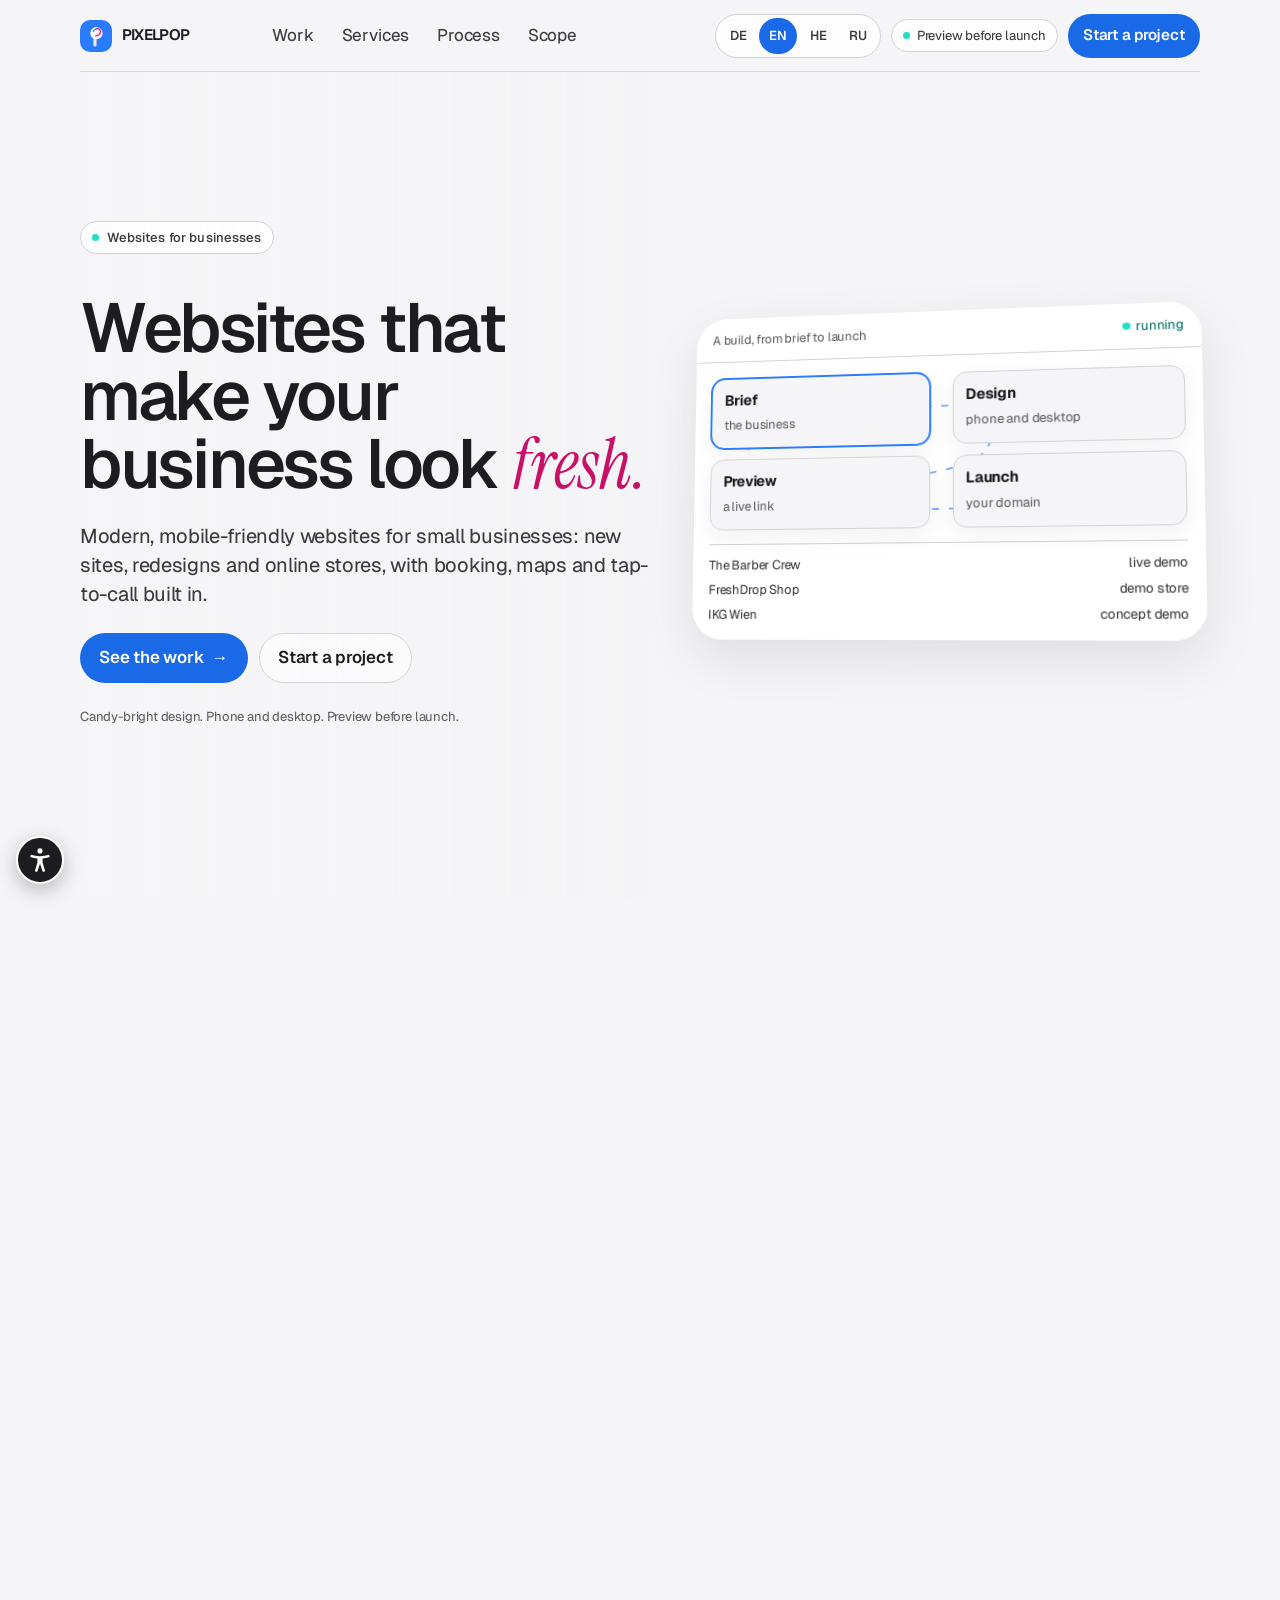
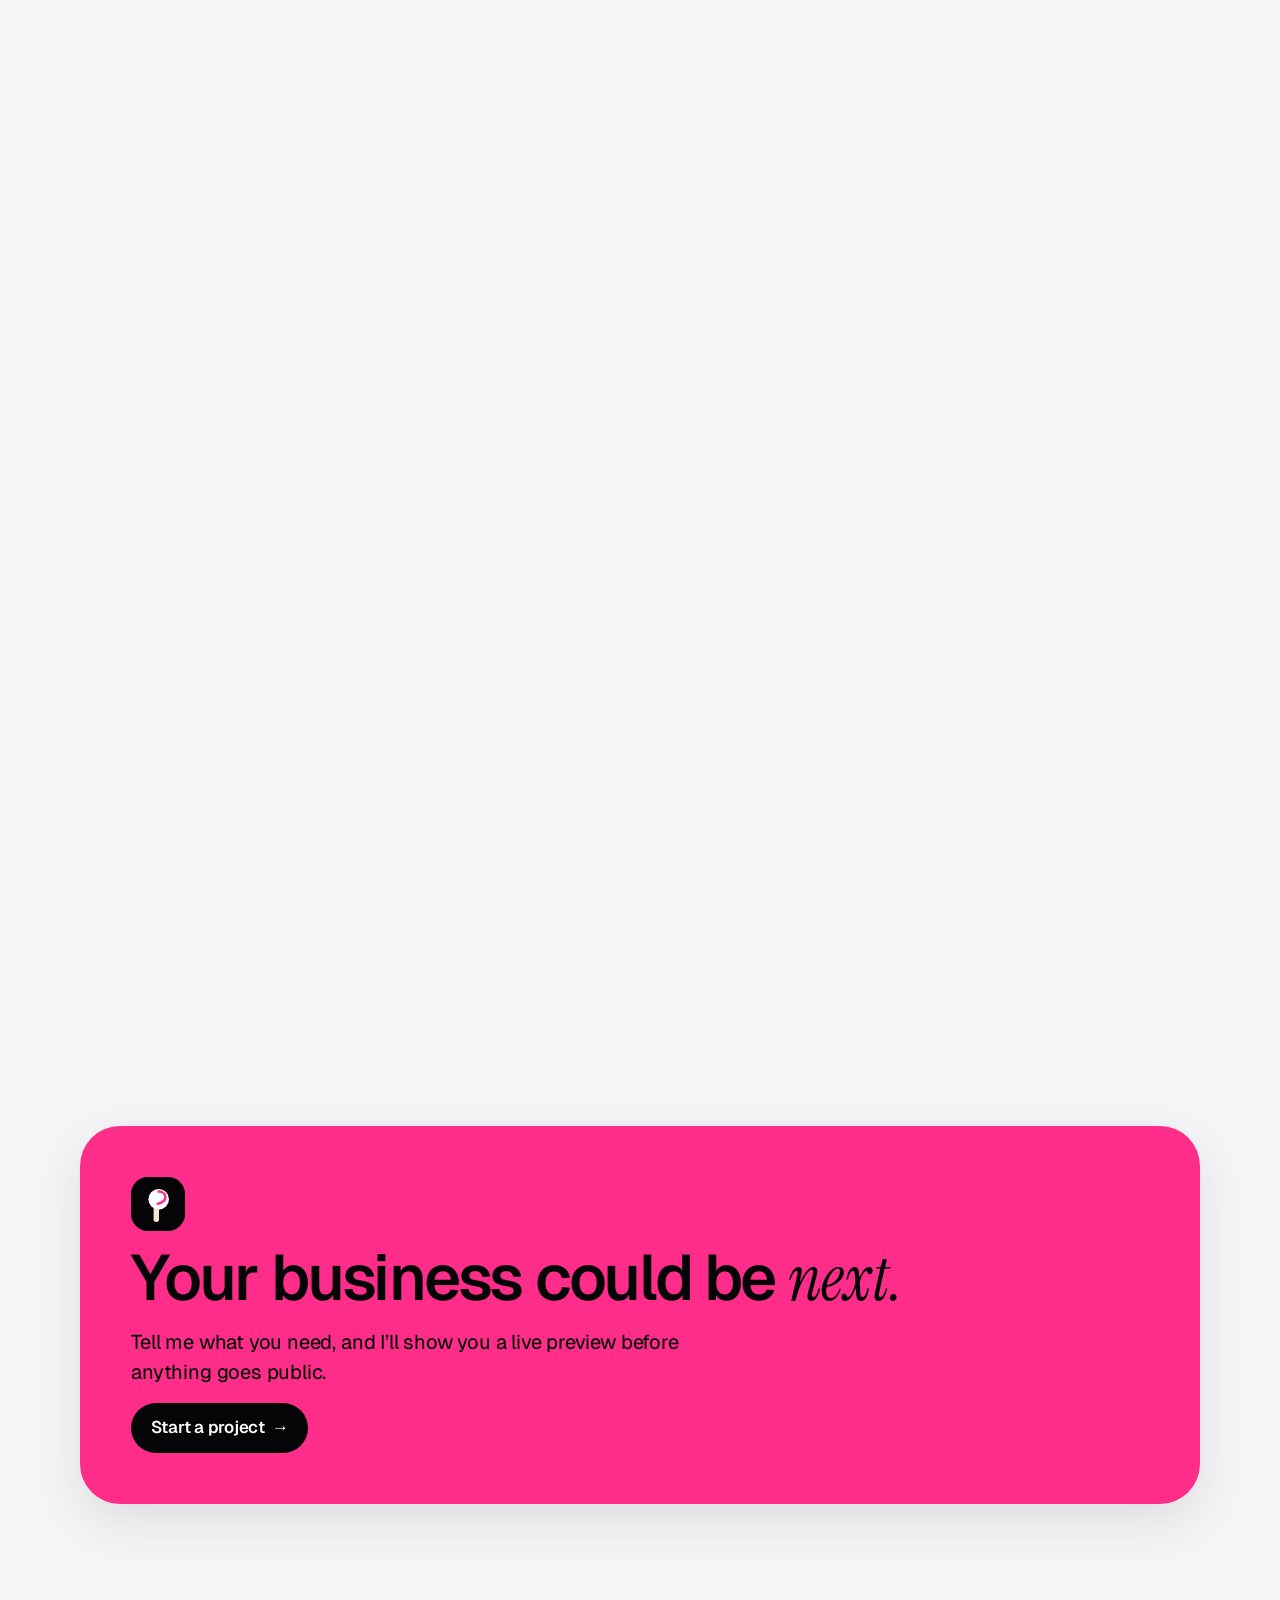
<file: index.html>
<!doctype html>
<html lang="en" class="no-js">
<head>
  <meta charset="utf-8">
  <meta http-equiv="Content-Security-Policy" content="default-src 'self'; base-uri 'self'; object-src 'none'; script-src 'self'; style-src 'self'; img-src 'self' data:; font-src 'self'; media-src 'self'; connect-src 'none'; form-action 'self' mailto:; frame-src 'none'; worker-src 'none'; upgrade-insecure-requests">
  <meta name="referrer" content="strict-origin-when-cross-origin">
  <meta name="viewport" content="width=device-width, initial-scale=1, viewport-fit=cover">
  <link rel="stylesheet" href="assets/a11y/a11y.css?v=20261119-a11y">
  <script src="assets/a11y/a11y.js?v=20261119-a11y" data-site="pixelpop" data-statement="accessibility.html"></script>
  <script src="assets/i18n/i18n.js?v=20261119-a11y" data-page="index"></script>
  <title>PIXELPOP | Websites for businesses</title>
  <meta name="description" content="PIXELPOP designs and builds modern, mobile-friendly websites for businesses in Vienna — new sites, redesigns, online stores, booking and maps integration.">
  <meta name="color-scheme" content="light dark">
  <meta name="theme-color" media="(prefers-color-scheme: light)" content="#f5f5f7">
  <meta name="theme-color" media="(prefers-color-scheme: dark)" content="#050507">
  <link rel="canonical" href="https://amireven-crypto.github.io/site-drop/">
  <link rel="alternate" hreflang="en" href="https://amireven-crypto.github.io/site-drop/">
  <link rel="alternate" hreflang="de" href="https://amireven-crypto.github.io/site-drop/?lang=de">
  <link rel="alternate" hreflang="he" href="https://amireven-crypto.github.io/site-drop/?lang=he">
  <link rel="alternate" hreflang="ru" href="https://amireven-crypto.github.io/site-drop/?lang=ru">
  <link rel="alternate" hreflang="x-default" href="https://amireven-crypto.github.io/site-drop/">
  <meta property="og:locale:alternate" content="de_AT">
  <meta property="og:locale:alternate" content="he_IL">
  <meta property="og:locale:alternate" content="ru_RU">
  <meta property="og:type" content="website">
  <meta property="og:locale" content="en_US">
  <meta property="og:site_name" content="PIXELPOP">
  <meta property="og:title" content="PIXELPOP | Websites for businesses">
  <meta property="og:description" content="PIXELPOP designs and builds modern, mobile-friendly websites for businesses in Vienna — new sites, redesigns, online stores, booking and maps integration.">
  <meta property="og:url" content="https://amireven-crypto.github.io/site-drop/">
  <meta property="og:image" content="https://amireven-crypto.github.io/site-drop/assets/brand/og-image.png?v=20261113">
  <meta property="og:image:width" content="1200">
  <meta property="og:image:height" content="630">
  <meta property="og:image:alt" content="PIXELPOP — lollipop wordmark and a glass droplet with a tiny website inside">
  <meta name="twitter:card" content="summary_large_image">
  <meta name="twitter:title" content="PIXELPOP | Websites for businesses">
  <meta name="twitter:description" content="Modern, mobile-friendly websites for businesses in Vienna — new sites, redesigns and online stores.">
  <meta name="twitter:image" content="https://amireven-crypto.github.io/site-drop/assets/brand/og-image.png?v=20261113">
  <meta name="twitter:image:alt" content="PIXELPOP — lollipop wordmark and a glass droplet with a tiny website inside">
  <link rel="icon" href="favicon.ico" sizes="48x48">
  <link rel="icon" href="assets/brand/favicon.svg?ver=20261113-qa" type="image/svg+xml">
  <link rel="icon" href="assets/brand/favicon-32.png?ver=20261113-qa" sizes="32x32" type="image/png">
  <link rel="apple-touch-icon" href="assets/brand/apple-touch-icon.png?ver=20261113-qa">
  <link rel="preload" href="assets/fonts/geist-latin.woff2" as="font" type="font/woff2" crossorigin>
  <link rel="preload" href="assets/fonts/instrument-serif-italic.woff2" as="font" type="font/woff2" crossorigin>
  <link rel="stylesheet" href="assets/css/tokens.css?v=20261119-a11y">
  <link rel="stylesheet" href="assets/css/site.css?v=20261119-a11y">
  <link rel="stylesheet" href="assets/css/landing.css?v=20261119-a11y">
  <script src="assets/js/boot.js?v=20261119-compliance"></script>

  <!-- Google Search Console verification (URL-prefix property https://amireven-crypto.github.io/site-drop/) -->
  <meta name="google-site-verification" content="4Z9D_b5nsrCn3lnb34WEo-sK7m58TKXvV6y6Q2fVZDs" />
  <script type="application/ld+json">
{
  "@context": "https://schema.org",
  "@type": "ProfessionalService",
  "@id": "https://amireven-crypto.github.io/site-drop/#studio",
  "name": "PIXELPOP",
  "url": "https://amireven-crypto.github.io/site-drop/",
  "email": "pixelpopsite@gmail.com",
  "image": "https://amireven-crypto.github.io/site-drop/assets/brand/og-image.png",
  "logo": "https://amireven-crypto.github.io/site-drop/assets/brand/pixelpop-wordmark-on-light.svg",
  "description": "PIXELPOP designs and builds modern, mobile-friendly websites for businesses in Vienna — new sites, redesigns, online stores, booking and maps integration.",
  "areaServed": [
    {
      "@type": "City",
      "name": "Vienna"
    },
    {
      "@type": "Country",
      "name": "Austria"
    }
  ],
  "knowsLanguage": [
    "en",
    "de",
    "he",
    "ru"
  ],
  "serviceType": [
    "Web design",
    "Website redesign",
    "Online store design"
  ],
  "hasOfferCatalog": {
    "@type": "OfferCatalog",
    "name": "PIXELPOP services",
    "itemListElement": [
      {
        "@type": "Offer",
        "itemOffered": {
          "@type": "Service",
          "name": "New website",
          "url": "https://amireven-crypto.github.io/site-drop/website-erstellen-lassen-wien/"
        }
      },
      {
        "@type": "Offer",
        "itemOffered": {
          "@type": "Service",
          "name": "Website redesign",
          "url": "https://amireven-crypto.github.io/site-drop/website-redesign-wien/"
        }
      },
      {
        "@type": "Offer",
        "itemOffered": {
          "@type": "Service",
          "name": "Online store",
          "url": "https://amireven-crypto.github.io/site-drop/onlineshop-erstellen-wien/"
        }
      },
      {
        "@type": "Offer",
        "itemOffered": {
          "@type": "Service",
          "name": "Web design Vienna",
          "url": "https://amireven-crypto.github.io/site-drop/web-design-vienna/"
        }
      }
    ]
  }
}
  </script>
</head>
<body>
  <a class="skip" href="#main">Skip to main content</a>
  <canvas id="stream" aria-hidden="true"></canvas>

  <div class="loader" id="loader">
    <div class="loader-core" id="loader-core">
      <svg class="ring" viewBox="0 0 120 120" aria-hidden="true">
        <defs>
          <linearGradient id="ringGrad" x1="0" y1="0" x2="1" y2="1">
            <stop offset="0" stop-color="#2B7BFF"/>
            <stop offset="0.35" stop-color="#20E0C0"/>
            <stop offset="0.68" stop-color="#FF8A1F"/>
            <stop offset="1" stop-color="#FF2D8A"/>
          </linearGradient>
        </defs>
        <circle class="ring-track" cx="60" cy="60" r="52"/>
        <circle class="ring-value" cx="60" cy="60" r="52"/>
        <g transform="translate(38,34)">
          <rect x="16" y="18" width="6" height="28" rx="3" fill="#F3E6D4"/>
          <circle cx="22" cy="18" r="14" fill="#ffffff"/>
          <path d="M22 8.5c6 0 10 3.4 10 8.2 0 6.2-5.6 8.4-11 9.4" fill="none" stroke="#FF2D8A" stroke-width="3" stroke-linecap="round"/>
          <path d="M14 14c2-4 5.2-6.2 9-6.2" fill="none" stroke="#2B7BFF" stroke-width="2.4" stroke-linecap="round"/>
        </g>
      </svg>
      <div class="loader-count" id="loader-count">0</div>
    </div>
  </div>

  <header class="nav">
    <div class="wrap nav-bar">
      <a class="logo" href="index.html" aria-label="PIXELPOP — home">
        <svg class="mark" viewBox="0 0 32 32" aria-hidden="true" focusable="false">
          <rect width="32" height="32" rx="10" fill="#2B7BFF"/>
          <rect x="13.4" y="14.2" width="3.2" height="12.4" rx="1.6" fill="#F3E6D4"/>
          <circle cx="16.4" cy="13.2" r="6.1" fill="#fff"/>
          <path d="M16.4 8.6c2.4 0 4 1.4 4 3.3 0 2.6-2.3 3.5-4.5 3.9" fill="none" stroke="#FF2D8A" stroke-width="1.5" stroke-linecap="round"/>
          <path d="M13.2 11.4c.9-1.7 2.1-2.6 3.6-2.6" fill="none" stroke="#2B7BFF" stroke-width="1.2" stroke-linecap="round"/>
        </svg>
        <span class="logo-word">PIXELPOP</span>
      </a>
      <nav class="links-desk" aria-label="Main">
        <a href="#work">Work</a>
        <a href="#services">Services</a>
        <a href="#process">Process</a>
        <a href="#scope">Scope</a>
      </nav>
      <div class="nav-end">
        <div class="lang lang-desk" role="group" aria-label="Language">
          <button type="button" data-set-lang="de" lang="de" aria-label="DE – Deutsch">DE</button>
          <button type="button" data-set-lang="en" lang="en" aria-label="EN – English">EN</button>
          <button type="button" data-set-lang="he" lang="he" aria-label="HE – עברית">HE</button>
          <button type="button" data-set-lang="ru" lang="ru" aria-label="RU – Русский">RU</button>
        </div>
        <p class="status"><b></b> Preview before launch</p>
        <a class="btn primary sm" href="#contact">Start a project</a>
        <button class="burger" type="button" aria-label="Open menu" aria-expanded="false" aria-controls="menu">
          <span></span><span></span><span></span>
        </button>
      </div>
    </div>
  </header>
  <nav class="menu" id="menu" aria-label="Mobile">
    <div class="lang lang-menu" role="group" aria-label="Language">
        <button type="button" data-set-lang="de" lang="de" aria-label="DE – Deutsch">DE</button>
        <button type="button" data-set-lang="en" lang="en" aria-label="EN – English">EN</button>
        <button type="button" data-set-lang="he" lang="he" aria-label="HE – עברית">HE</button>
        <button type="button" data-set-lang="ru" lang="ru" aria-label="RU – Русский">RU</button>
      </div>
    <a href="#work">Work</a>
    <a href="#services">Services</a>
    <a href="#process">Process</a>
    <a href="#scope">Scope</a>
    <a href="#contact">Start a project</a>
  </nav>

  <main id="main" class="page" tabindex="-1">
    <section class="hero" aria-labelledby="hero-h">
      <div class="wrap hero-grid">
        <div class="hero-copy">
          <p class="kicker"><i></i> Websites for businesses</p>
          <h1 id="hero-h">Websites that make your business look <em>fresh.</em></h1>
          <p class="lede">Modern, mobile-friendly websites for small businesses: new sites, redesigns and online stores, with booking, maps and tap-to-call built in.</p>
          <div class="ctas">
            <a class="btn primary" href="#work">See the work <span aria-hidden="true">→</span></a>
            <a class="btn ghost" href="#contact">Start a project</a>
          </div>
          <p class="fine">Candy-bright design. Phone and desktop. Preview before launch.</p>
        </div>
        <div class="stage">
          <div class="window" id="glass">
            <div class="window-bar">
              <span>A build, from brief to launch</span>
              <span class="live">running</span>
            </div>
            <div class="flow" aria-hidden="true">
              <svg class="wires" viewBox="0 0 420 180" preserveAspectRatio="none">
                <path d="M70 46 C 150 46, 180 46, 250 46" />
                <path d="M250 78 C 250 110, 160 110, 90 128" />
                <path d="M160 140 C 230 140, 280 140, 340 128" />
              </svg>
              <span class="bead"></span>
              <ol class="nodes">
                <li class="node"><strong>Brief</strong><span>the business</span></li>
                <li class="node"><strong>Design</strong><span>phone and desktop</span></li>
                <li class="node"><strong>Preview</strong><span>a live link</span></li>
                <li class="node"><strong>Launch</strong><span>your domain</span></li>
              </ol>
              <ul class="runs">
                <li><span>The Barber Crew</span><span>live demo</span></li>
                <li><span>FreshDrop Shop</span><span>demo store</span></li>
                <li><span>IKG Wien</span><span>concept demo</span></li>
              </ul>
            </div>
            <p class="sr-only">Example of how a PIXELPOP build moves: brief, design, a live preview, then launch. The three demos on this page are The Barber Crew, FreshDrop Shop and IKG Wien.</p>
          </div>
        </div>
      </div>
    </section>

    <section class="rail settle" aria-label="Live work">
      <div class="wrap">
        <p class="fine mb">Three sites, live online. Open any of them.</p>
        <div class="rail-row">
          <a href="#barber"><strong>Barber Crew</strong><span>Redesign · Vienna</span></a>
          <a href="#freshdrop"><strong>FreshDrop</strong><span>Demo store</span></a>
          <a href="#ikg"><strong>IKG Wien</strong><span>Concept · Vienna</span></a>
          <a href="#contact"><strong>Your business</strong><span>Could be next</span></a>
        </div>
      </div>
    </section>

    <section id="services" aria-labelledby="svc-h">
      <div class="wrap split">
        <div class="settle">
          <h2 id="svc-h">Everything your site needs to <em>work.</em></h2>
          <p class="sub mt">A new site, a redesign, or a store. The useful parts — booking, maps, a cart — are built in when the business needs them.</p>
          <div class="trace">
            <header><span>example run</span><span>not a stopwatch</span></header>
            <ol>
              <li><span>Read the brief</span><span class="bar"><span class="w-88"></span></span><span>first</span></li>
              <li><span>Design both screens</span><span class="bar"><span class="w-64"></span></span><span>next</span></li>
              <li><span>Send a preview link</span><span class="bar"><span class="w-40"></span></span><span>then</span></li>
              <li><span>Launch when you say</span><span class="bar"><span class="w-18"></span></span><span>last</span></li>
            </ol>
          </div>
        </div>
        <ul class="svc-list settle">
          <li>
            <span class="ic" aria-hidden="true"><svg viewBox="0 0 24 24" fill="none" stroke="currentColor" stroke-width="1.8" stroke-linecap="round" stroke-linejoin="round"><path d="M12 3l1.9 5.6L19.5 10l-5.6 1.9L12 17.5l-1.9-5.6L4.5 10l5.6-1.4z"/></svg></span>
            <div><h3>Website design</h3><p>A new, modern website that fits your brand, built from the ground up for your business.</p></div>
          </li>
          <li>
            <span class="ic" aria-hidden="true"><svg viewBox="0 0 24 24" fill="none" stroke="currentColor" stroke-width="1.8" stroke-linecap="round" stroke-linejoin="round"><path d="M20 11a8 8 0 1 0-2.3 5.7"/><path d="M20 4v7h-7"/></svg></span>
            <div><h3>Redesigns</h3><p>Already have a site? Your content stays, and it gets a fresh, modern look.</p></div>
          </li>
          <li>
            <span class="ic" aria-hidden="true"><svg viewBox="0 0 24 24" fill="none" stroke="currentColor" stroke-width="1.8" stroke-linecap="round" stroke-linejoin="round"><rect x="7" y="2.5" width="10" height="19" rx="2.5"/><path d="M11 18.5h2"/></svg></span>
            <div><h3>Mobile-friendly</h3><p>Looks great and is easy to tap on phones, tablets and desktop, with readable text and big buttons.</p></div>
          </li>
          <li>
            <span class="ic" aria-hidden="true"><svg viewBox="0 0 24 24" fill="none" stroke="currentColor" stroke-width="1.8" stroke-linecap="round" stroke-linejoin="round"><path d="M12 21s-6.5-5.6-6.5-11a6.5 6.5 0 0 1 13 0c0 5.4-6.5 11-6.5 11z"/><circle cx="12" cy="10" r="2.4"/></svg></span>
            <div><h3>Booking &amp; maps</h3><p>Online booking links, tap-to-call phone numbers and one-tap directions in Google and Apple Maps.</p></div>
          </li>
          <li>
            <span class="ic" aria-hidden="true"><svg viewBox="0 0 24 24" fill="none" stroke="currentColor" stroke-width="1.8" stroke-linecap="round" stroke-linejoin="round"><path d="M5 8h14l-1.2 11.2a2 2 0 0 1-2 1.8H8.2a2 2 0 0 1-2-1.8z"/><path d="M9 8V6.5a3 3 0 0 1 6 0V8"/></svg></span>
            <div><h3>Online stores</h3><p>Product pages, categories, bundles and a cart: a store your customers can browse with ease.</p></div>
          </li>
          <li>
            <span class="ic" aria-hidden="true"><svg viewBox="0 0 24 24" fill="none" stroke="currentColor" stroke-width="1.8" stroke-linecap="round" stroke-linejoin="round"><path d="M4 20h4L19 9a2.8 2.8 0 0 0-4-4L4 16z"/><path d="M13.5 6.5l4 4"/></svg></span>
            <div><h3>Updates after launch</h3><p>Need a new price, photo or opening hours later? Changes go live on phone and desktop.</p></div>
          </li>
        </ul>
      </div>
    </section>

    <section id="work" aria-labelledby="work-h">
      <div class="wrap">
        <div class="settle mb">
          <h2 id="work-h">Real sites. <em>Live online.</em></h2>
          <p class="sub mt">Every project below is online. Open it on your phone or computer.</p>
        </div>

        <article class="work-item settle" id="barber">
          <div class="work-copy">
            <p class="kicker">Redesign concept · Barbershop · Vienna</p>
            <h3>The Barber Crew</h3>
            <p>A modern redesign of a barbershop website in Vienna’s 2nd district. A deep-blue look with the full price list, online booking through Treatwell, a tap-to-call phone number and one-tap directions in Google Maps and Apple Maps.</p>
            <ul class="tags">
              <li>Redesign</li><li>Mobile-first</li><li>Online booking</li><li>Google &amp; Apple Maps</li><li>Tap to call</li>
            </ul>
            <div class="ctas">
              <a class="btn primary sm" href="https://amireven-crypto.github.io/demo-barber-crew-monday/" target="_blank" rel="noopener">View live demo <span aria-hidden="true">↗</span></a>
              <a class="btn ghost sm" href="https://barber-crew.at/" target="_blank" rel="noopener">Original site <span aria-hidden="true">↗</span></a>
            </div>
            <p class="note">Concept demo, made to show the shop what a redesign could look like.</p>
          </div>
          <div class="shots">
            <a class="shot" href="https://amireven-crypto.github.io/demo-barber-crew-monday/" target="_blank" rel="noopener">
              <img src="assets/work/barbercrew-desktop.webp?ver=20261118-perf" decoding="async" alt="The Barber Crew redesign — desktop homepage with a deep-blue dotted hero, booking buttons and a haircut photo" width="1440" height="900" loading="lazy">
            </a>
            <a class="phone" href="https://amireven-crypto.github.io/demo-barber-crew-monday/" target="_blank" rel="noopener">
              <img src="assets/work/barbercrew-mobile.webp?ver=20261118-perf" decoding="async" alt="The Barber Crew redesign on a phone" width="390" height="844" loading="lazy">
            </a>
          </div>
        </article>

        <article class="work-item flip settle" id="freshdrop">
          <div class="work-copy">
            <p class="kicker">E-commerce · Demo store</p>
            <h3>FreshDrop Shop</h3>
            <p>A complete online store built from scratch: products in categories like home, kitchen, pets, tools and car, product pages with options, bundles, a working cart with a free-shipping bar, and page templates for the legal info an EU shop needs (shipping, returns, privacy, terms).</p>
            <ul class="tags">
              <li>Online store</li><li>Product pages</li><li>Cart &amp; bundles</li><li>Mobile-friendly</li><li>Dark mode</li>
            </ul>
            <div class="ctas">
              <a class="btn primary sm" href="https://amireven-crypto.github.io/freshdrop/" target="_blank" rel="noopener">View live store <span aria-hidden="true">↗</span></a>
            </div>
            <p class="note">Demo store. No real orders or payments.</p>
          </div>
          <div class="shots">
            <a class="shot" href="https://amireven-crypto.github.io/freshdrop/" target="_blank" rel="noopener">
              <img src="assets/work/freshdrop-desktop.webp?ver=20261118-perf" decoding="async" alt="FreshDrop Shop — desktop homepage of the demo online store" width="1440" height="900" loading="lazy">
            </a>
            <a class="phone" href="https://amireven-crypto.github.io/freshdrop/" target="_blank" rel="noopener">
              <img src="assets/work/freshdrop-mobile.webp?ver=20261118-perf" decoding="async" alt="FreshDrop Shop on a phone" width="390" height="844" loading="lazy">
            </a>
          </div>
        </article>

        <article class="work-item settle" id="ikg">
          <div class="work-copy">
            <p class="kicker">Redesign concept · Community institution · Vienna</p>
            <h3>IKG Wien</h3>
            <p>A concept redesign of the Israelitische Kultusgemeinde Wien website: multilingual (German, English, Hebrew and Russian), senior-friendly typography and controls, and an accessible, mobile-first layout with a clear language switcher and readable contrast.</p>
            <ul class="tags">
              <li>Redesign</li><li>Multilingual</li><li>Accessible</li><li>Senior-friendly</li><li>Mobile-first</li>
            </ul>
            <div class="ctas">
              <a class="btn primary sm" href="https://amireven-crypto.github.io/ikg-wien-preview/" target="_blank" rel="noopener">View live demo <span aria-hidden="true">↗</span></a>
              <a class="btn ghost sm" href="https://www.ikg-wien.at/" target="_blank" rel="noopener">Original site <span aria-hidden="true">↗</span></a>
            </div>
            <p class="note">Concept demo, not an official IKG Wien site.</p>
          </div>
          <div class="shots">
            <a class="shot" href="https://amireven-crypto.github.io/ikg-wien-preview/" target="_blank" rel="noopener">
              <img src="assets/work/ikg-wien-desktop.webp?ver=20261118-perf" decoding="async" alt="IKG Wien concept redesign — desktop homepage with a full-bleed hero video" width="1440" height="900" loading="lazy">
            </a>
            <a class="phone" href="https://amireven-crypto.github.io/ikg-wien-preview/" target="_blank" rel="noopener">
              <img src="assets/work/ikg-wien-mobile.webp?ver=20261118-perf" decoding="async" alt="IKG Wien concept redesign on a phone" width="390" height="844" loading="lazy">
            </a>
          </div>
        </article>
      </div>
    </section>

    <section class="plate-section" data-open="10" aria-labelledby="plate-h">
      <div class="wrap">
        <div class="plate-card">
          <svg class="plate-mark" viewBox="0 0 32 32" aria-hidden="true">
            <rect width="32" height="32" rx="10" fill="#050507"/>
            <rect x="13.4" y="14.2" width="3.2" height="12.4" rx="1.6" fill="#F3E6D4"/>
            <circle cx="16.4" cy="13.2" r="6.1" fill="#fff"/>
            <path d="M16.4 8.6c2.4 0 4 1.4 4 3.3 0 2.6-2.3 3.5-4.5 3.9" fill="none" stroke="#FF2D8A" stroke-width="1.5" stroke-linecap="round"/>
          </svg>
          <h2 id="plate-h">Your business could be <em>next.</em></h2>
          <p>Tell me what you need, and I’ll show you a live preview before anything goes public.</p>
          <a class="btn dark" href="#contact">Start a project <span aria-hidden="true">→</span></a>
        </div>
      </div>
    </section>

    <section id="process" aria-labelledby="proc-h">
      <div class="wrap">
        <div class="settle mb">
          <h2 id="proc-h">From first chat to a <em>live site.</em></h2>
        </div>
        <div class="dash">
          <ol class="steps panel settle">
            <li><span class="n">01</span><div><h3>Talk</h3><p>We go over your business, your current site and what you want customers to do.</p></div></li>
            <li><span class="n">02</span><div><h3>Preview</h3><p>You get a live preview link to try on your own phone and computer.</p></div></li>
            <li><span class="n">03</span><div><h3>Launch</h3><p>Once you approve, the site goes live, on your own domain if you have one.</p></div></li>
            <li><span class="n">04</span><div><h3>Update</h3><p>Prices, photos or hours change? Just ask, and the site is updated.</p></div></li>
          </ol>
          <div class="board">
            <div class="panel settle">
              <header><span>studio board</span><span>real demos only</span></header>
              <ul class="demos">
                <li><a href="#barber">The Barber Crew <span class="pill">live demo</span></a></li>
                <li><a href="#freshdrop">FreshDrop Shop <span class="pill">demo store</span></a></li>
                <li><a href="#ikg">IKG Wien <span class="pill">concept</span></a></li>
              </ul>
            </div>
            <div class="panel settle">
              <header><span>on this page</span></header>
              <div class="ring-stat" role="img" aria-label="3 live demos">
                <div><strong>3</strong><span>live demos</span></div>
              </div>
            </div>
          </div>
        </div>
      </div>
    </section>

    <section id="scope" data-scope="new" aria-labelledby="scope-h">
      <div class="wrap">
        <div class="settle mb">
          <h2 id="scope-h">The quote follows the <em>preview.</em></h2>
          <p class="sub mt">PIXELPOP does not publish a rate card. Drag the meter to the kind of site you need. The number comes after you have tried a live preview.</p>
        </div>
        <div class="scope-top">
          <div class="meter-card settle">
            <p class="fine">scope</p>
            <label class="meter-q" for="meter">How much should the site do?</label>
            <div class="meter">
              <input id="meter" type="range" min="0" max="2" step="1" value="1" aria-valuemin="0" aria-valuemax="2" aria-valuenow="1" aria-valuetext="New website. Quoted after a preview.">
              <div class="meter-scale" aria-hidden="true"><span>Redesign</span><span>New website</span><span>Online store</span></div>
            </div>
          </div>
          <div class="quote-card settle" aria-live="polite">
            <p class="fine">your scope</p>
            <p class="scope-only" data-for="redesign"><strong>Redesign</strong></p>
            <p class="scope-only" data-for="new"><strong>New website</strong></p>
            <p class="scope-only" data-for="store"><strong>Online store</strong></p>
            <p class="price">Quoted after a preview</p>
            <p class="scope-only" data-for="redesign">Your content stays, and the site gets a fresh, modern look.</p>
            <p class="scope-only" data-for="new">A new site, built from the ground up for the business.</p>
            <p class="scope-only" data-for="store">Product pages, categories, bundles and a cart.</p>
            <a class="btn primary push" id="scope-cta" href="#contact">Start a new website</a>
          </div>
        </div>
        <div class="plans" role="radiogroup" aria-labelledby="scope-choice-label">
          <p class="fine" id="scope-choice-label">Choose 1</p>
          <label class="plan" data-for="redesign">
            <input type="radio" name="scope-pick" value="0">
            <span class="plan-body">
              <h3>Redesign</h3>
              <p class="fine">content stays</p>
              <ul>
                <li>Your words and photos stay</li>
                <li>Phone and desktop</li>
                <li>Preview before launch</li>
                <li>Booking, maps and tap-to-call where you need them</li>
              </ul>
            </span>
          </label>
          <label class="plan" data-for="new">
            <input type="radio" name="scope-pick" value="1" checked>
            <span class="plan-body">
              <h3>New website</h3>
              <p class="fine">from the ground up</p>
              <ul>
                <li>Designed for the brand</li>
                <li>Phone and desktop</li>
                <li>Preview before launch</li>
                <li>Updates after launch</li>
              </ul>
            </span>
          </label>
          <label class="plan" data-for="store">
            <input type="radio" name="scope-pick" value="2">
            <span class="plan-body">
              <h3>Online store</h3>
              <p class="fine">browse, cart, checkout later</p>
              <ul>
                <li>Product pages and categories</li>
                <li>Bundles and a cart</li>
                <li>Phone and desktop</li>
                <li>Legal page templates when a shop needs them</li>
              </ul>
            </span>
          </label>
        </div>
      </div>
    </section>

    <section id="contact" aria-labelledby="ct-h">
      <div class="wrap close-grid">
        <div class="aside-card settle">
          <svg class="mark mark-lg" viewBox="0 0 32 32" aria-hidden="true">
            <rect width="32" height="32" rx="10" fill="#2B7BFF"/>
            <rect x="13.4" y="14.2" width="3.2" height="12.4" rx="1.6" fill="#F3E6D4"/>
            <circle cx="16.4" cy="13.2" r="6.1" fill="#fff"/>
            <path d="M16.4 8.6c2.4 0 4 1.4 4 3.3 0 2.6-2.3 3.5-4.5 3.9" fill="none" stroke="#FF2D8A" stroke-width="1.5" stroke-linecap="round"/>
          </svg>
          <h2>A live preview before anything goes public.</h2>
          <p class="sub">Phone, desktop, and your own domain if you have one.</p>
        </div>
        <div class="form-card settle">
          <p class="fine">what now</p>
          <h2 id="ct-h">Let’s make your site <em>fresh.</em></h2>
          <p>Send a message with your business name and current website (if you have one).</p>
          <form id="contact-form" action="mailto:pixelpopsite@gmail.com" method="post" enctype="text/plain">
            <label><span class="label-line">Business name <span class="field-flag">Required</span></span>
              <input name="business" type="text" autocomplete="organization" required maxlength="120">
            </label>
            <label><span class="label-line">Email <span class="field-flag">Required</span></span>
              <input name="email" type="email" autocomplete="email" required maxlength="120" placeholder="you@the-business.com">
            </label>
            <label><span class="label-line">Current website, if you have one <span class="field-flag">Optional</span></span>
              <input name="site" type="url" inputmode="url" dir="ltr" placeholder="https://" maxlength="200">
            </label>
            <p class="form-error" id="form-error" role="alert"></p>
            <div class="form-row">
              <button class="btn dark" type="submit">Start a project</button>
              <a href="mailto:pixelpopsite@gmail.com?subject=Website%20for%20my%20business">pixelpopsite@gmail.com</a>
            </div>
          </form>
          <p class="fine privacy-note">This form opens your email app. Nothing is stored on this site. To ask us to delete a message you sent, email pixelpopsite@gmail.com.</p>
          <div class="contacts">
            <p><span class="fine">Instagram</span><br><span class="ph">[Your Instagram]</span></p>
          </div>
        </div>
      </div>
    </section>
  </main>

  <footer class="foot">
    <div class="wrap">
      <div class="foot-grid">
        <div>
          <a class="logo" href="index.html" aria-label="PIXELPOP — home">
            <picture>
              <source srcset="assets/brand/pixelpop-wordmark.svg?ver=20261113-dark" media="(prefers-color-scheme: dark)">
              <img class="wordmark" src="assets/brand/pixelpop-wordmark-on-light.svg?ver=20261113-dark" width="168" height="39" alt="PIXELPOP">
            </picture>
          </a>
          <p class="fine mt">Modern, mobile-friendly websites for businesses in Vienna and beyond.</p>
        </div>
        <div>
          <h2>Visit</h2>
          <ul>
            <li><a href="#work">Work</a></li>
            <li><a href="#services">Services</a></li>
            <li><a href="#process">Process</a></li>
            <li><a href="#scope">Scope</a></li>
            <li><a href="#contact">Contact</a></li>
          </ul>
        </div>
        <div>
          <h2>Studio</h2>
          <ul>
            <li><a href="mailto:pixelpopsite@gmail.com">pixelpopsite@gmail.com</a></li>
            <li><span class="ph">[Your Instagram]</span></li>
          </ul>
        </div>
        <div>
          <h2>This site</h2>
          <ul>
            <li><a href="design-system.html">Design system</a></li>
            <li><a href="accessibility.html">Accessibility statement</a></li>
            <li><a href="privacy.html">Privacy policy</a></li>
          </ul>
        </div>
      </div>
      <nav class="foot-topics" aria-label="Topics">
        <p class="fine">Topics</p>
        <ul>
          <li><a href="webdesign-wien/">Webdesign Wien</a></li>
          <li><a href="website-erstellen-lassen-wien/">Website erstellen lassen</a></li>
          <li><a href="website-redesign-wien/">Website Redesign Wien</a></li>
          <li><a href="restaurant-website-wien/">Restaurant-Website Wien</a></li>
          <li><a href="friseur-website-wien/">Friseur-Website Wien</a></li>
          <li><a href="onlineshop-erstellen-wien/">Onlineshop erstellen lassen</a></li>
          <li><a href="web-design-vienna/">Web design Vienna</a></li>
        </ul>
      </nav>
      <div class="legal">
        <p>© <span id="yr">2026</span> PIXELPOP · <span class="ph">[Your name / company]</span></p>
        <p>Preview before launch · Phone and desktop</p>
      </div>
      <p class="legal-extra">Designed and built with AI assistance.</p>
    </div>
  </footer>

  <script src="assets/i18n/apply.js?v=20261119-a11y"></script>
  <script src="assets/js/site.js?v=20261119-a11y"></script>
</body>
</html>
</file>
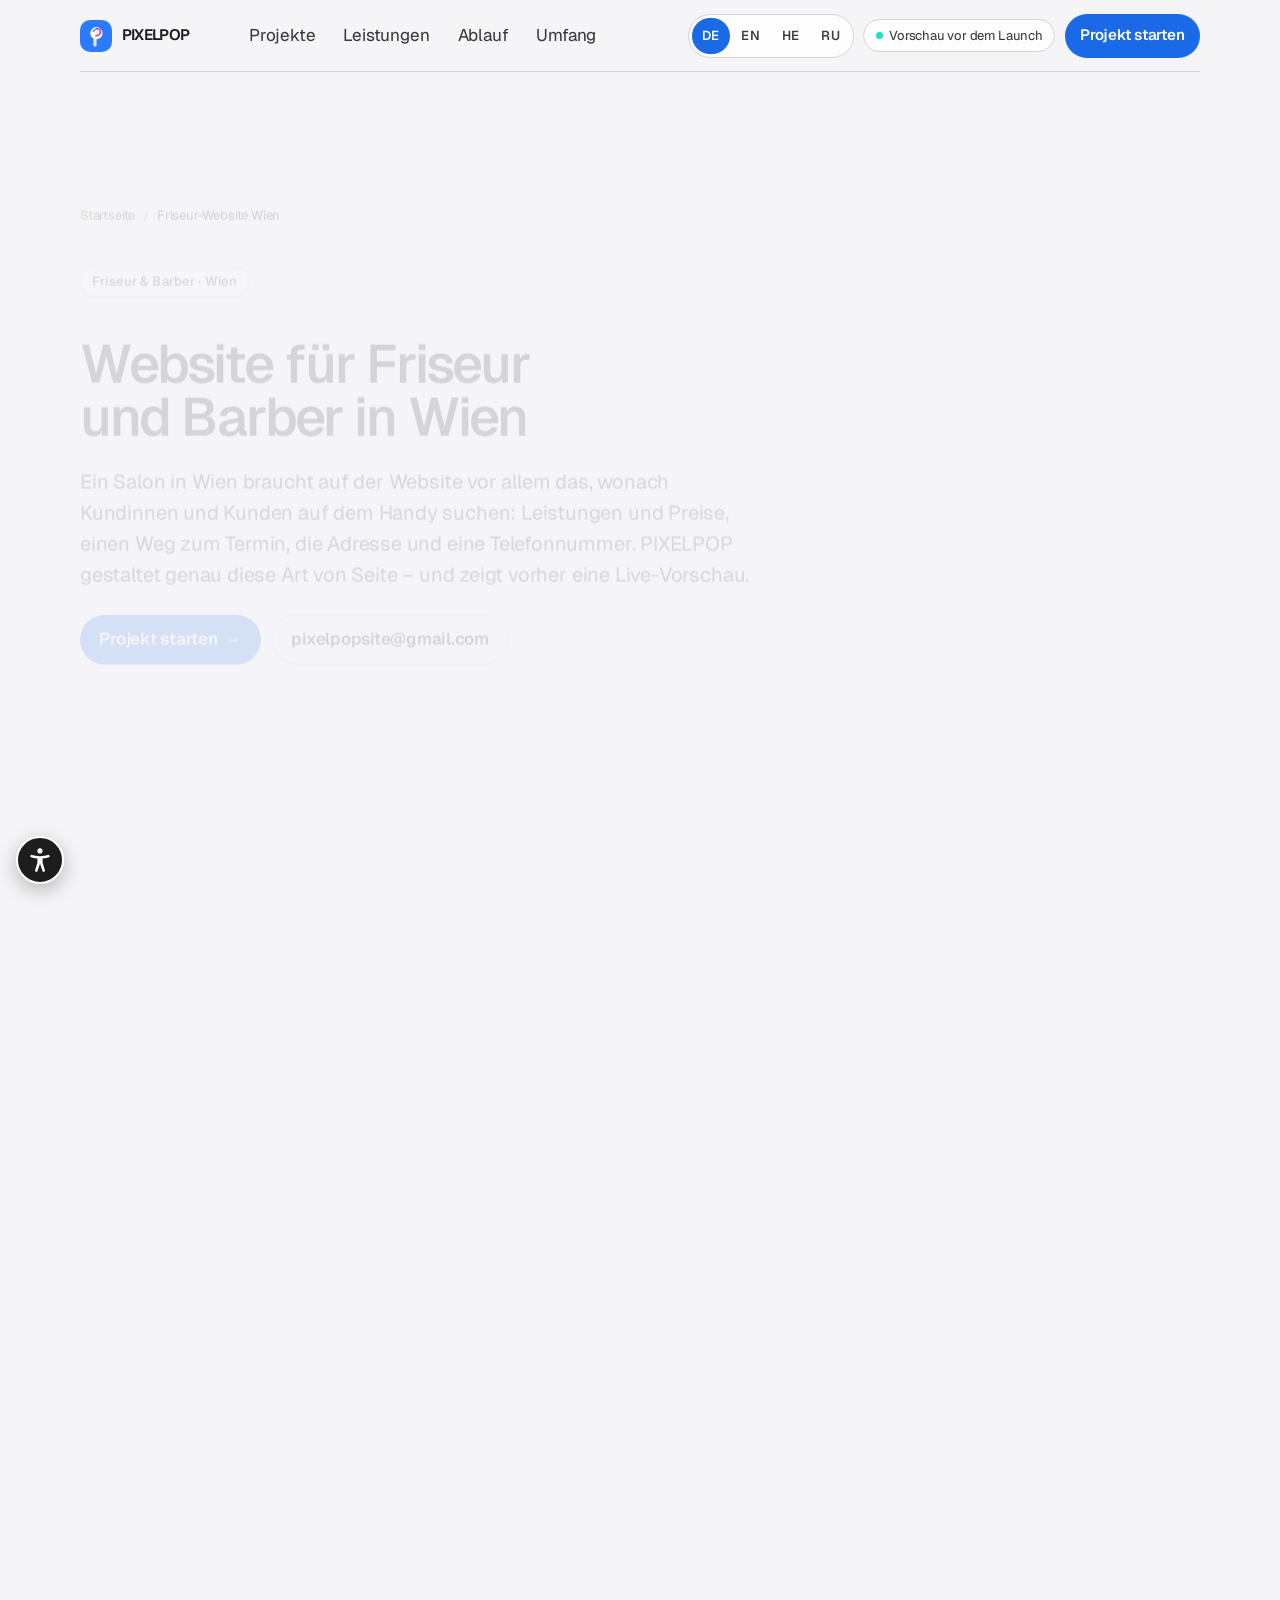
<file: friseur-website-wien/index.html>
<!doctype html>
<html lang="de" class="no-js">
<head>
  <meta charset="utf-8">
  <meta http-equiv="Content-Security-Policy" content="default-src 'self'; base-uri 'self'; object-src 'none'; script-src 'self'; style-src 'self'; img-src 'self' data:; font-src 'self'; media-src 'self'; connect-src 'none'; form-action 'self' mailto:; frame-src 'none'; worker-src 'none'; upgrade-insecure-requests">
  <meta name="referrer" content="strict-origin-when-cross-origin">
  <meta name="viewport" content="width=device-width, initial-scale=1, viewport-fit=cover">
  <link rel="stylesheet" href="../assets/a11y/a11y.css?v=20261119-a11y">
  <script src="../assets/a11y/a11y.js?v=20261119-a11y" data-site="pixelpop" data-statement="../accessibility.html"></script>
  <script src="../assets/i18n/i18n.js?v=20261119-a11y" data-page="friseur-website-wien" data-src-lang="de"></script>
  <title>Friseur-Website Wien | PIXELPOP</title>
  <meta name="description" content="Website für Friseur und Barber in Wien: PIXELPOP gestaltet eine mobilfreundliche Seite mit Preisliste, Buchung, Karten und Anruf per Tipp – plus Live-Vorschau vor dem Launch.">
  <meta name="color-scheme" content="light dark">
  <meta name="theme-color" media="(prefers-color-scheme: light)" content="#f5f5f7">
  <meta name="theme-color" media="(prefers-color-scheme: dark)" content="#050507">
  <link rel="canonical" href="https://amireven-crypto.github.io/site-drop/friseur-website-wien/">
  <link rel="alternate" hreflang="de" href="https://amireven-crypto.github.io/site-drop/friseur-website-wien/">
  <link rel="alternate" hreflang="en" href="https://amireven-crypto.github.io/site-drop/friseur-website-wien/?lang=en">
  <link rel="alternate" hreflang="he" href="https://amireven-crypto.github.io/site-drop/friseur-website-wien/?lang=he">
  <link rel="alternate" hreflang="ru" href="https://amireven-crypto.github.io/site-drop/friseur-website-wien/?lang=ru">
  <link rel="alternate" hreflang="x-default" href="https://amireven-crypto.github.io/site-drop/friseur-website-wien/">
  <meta property="og:type" content="website">
  <meta property="og:locale" content="de_AT">
  <meta property="og:locale:alternate" content="en_US">
  <meta property="og:locale:alternate" content="he_IL">
  <meta property="og:locale:alternate" content="ru_RU">
  <meta property="og:site_name" content="PIXELPOP">
  <meta property="og:title" content="Friseur-Website Wien | PIXELPOP">
  <meta property="og:description" content="Website für Friseur und Barber in Wien: PIXELPOP gestaltet eine mobilfreundliche Seite mit Preisliste, Buchung, Karten und Anruf per Tipp – plus Live-Vorschau vor dem Launch.">
  <meta property="og:url" content="https://amireven-crypto.github.io/site-drop/friseur-website-wien/">
  <meta property="og:image" content="https://amireven-crypto.github.io/site-drop/assets/brand/og-image.png?v=20261113">
  <meta property="og:image:width" content="1200">
  <meta property="og:image:height" content="630">
  <meta property="og:image:alt" content="PIXELPOP — lollipop wordmark and a glass droplet with a tiny website inside">
  <meta name="twitter:card" content="summary_large_image">
  <meta name="twitter:title" content="Friseur-Website Wien | PIXELPOP">
  <meta name="twitter:description" content="Friseur-Website Wien von PIXELPOP: Preisliste, Buchung, Karten und eine Vorschau vor dem Launch.">
  <meta name="twitter:image" content="https://amireven-crypto.github.io/site-drop/assets/brand/og-image.png?v=20261113">
  <meta name="twitter:image:alt" content="PIXELPOP — lollipop wordmark and a glass droplet with a tiny website inside">
  <link rel="icon" href="../favicon.ico" sizes="48x48">
  <link rel="icon" href="../assets/brand/favicon.svg?ver=20261113-qa" type="image/svg+xml">
  <link rel="icon" href="../assets/brand/favicon-32.png?ver=20261113-qa" sizes="32x32" type="image/png">
  <link rel="apple-touch-icon" href="../assets/brand/apple-touch-icon.png?ver=20261113-qa">
  <link rel="preload" href="../assets/fonts/geist-latin.woff2" as="font" type="font/woff2" crossorigin>
  <link rel="preload" href="../assets/fonts/instrument-serif-italic.woff2" as="font" type="font/woff2" crossorigin>
  <link rel="stylesheet" href="../assets/css/tokens.css?v=20261119-a11y">
  <link rel="stylesheet" href="../assets/css/site.css?v=20261119-a11y">
  <link rel="stylesheet" href="../assets/css/landing.css?v=20261119-a11y">
  <script src="../assets/js/boot.js?v=20261119-compliance"></script>
  <script type="application/ld+json">
{
  "@context": "https://schema.org",
  "@graph": [
    {
      "@type": "ProfessionalService",
      "@id": "https://amireven-crypto.github.io/site-drop/#studio",
      "name": "PIXELPOP",
      "url": "https://amireven-crypto.github.io/site-drop/",
      "email": "pixelpopsite@gmail.com",
      "image": "https://amireven-crypto.github.io/site-drop/assets/brand/og-image.png",
      "logo": "https://amireven-crypto.github.io/site-drop/assets/brand/pixelpop-wordmark-on-light.svg",
      "description": "PIXELPOP designs and builds modern, mobile-friendly websites for businesses in Vienna: new sites, redesigns and online stores, with booking, maps and tap-to-call where needed.",
      "areaServed": [
        {
          "@type": "City",
          "name": "Vienna"
        },
        {
          "@type": "Country",
          "name": "Austria"
        }
      ],
      "knowsLanguage": [
        "en",
        "de",
        "he",
        "ru"
      ],
      "serviceType": [
        "Web design",
        "Website redesign",
        "Online store design"
      ]
    },
    {
      "@type": "Service",
      "name": "Friseur-Website Wien",
      "url": "https://amireven-crypto.github.io/site-drop/friseur-website-wien/",
      "provider": {
        "@id": "https://amireven-crypto.github.io/site-drop/#studio"
      },
      "areaServed": [
        {
          "@type": "City",
          "name": "Vienna"
        },
        {
          "@type": "Country",
          "name": "Austria"
        }
      ],
      "inLanguage": [
        "de",
        "en",
        "he",
        "ru"
      ]
    },
    {
      "@type": "BreadcrumbList",
      "itemListElement": [
        {
          "@type": "ListItem",
          "position": 1,
          "name": "PIXELPOP",
          "item": "https://amireven-crypto.github.io/site-drop/"
        },
        {
          "@type": "ListItem",
          "position": 2,
          "name": "Friseur-Website Wien",
          "item": "https://amireven-crypto.github.io/site-drop/friseur-website-wien/"
        }
      ]
    },
    {
      "@type": "WebPage",
      "@id": "https://amireven-crypto.github.io/site-drop/friseur-website-wien/",
      "url": "https://amireven-crypto.github.io/site-drop/friseur-website-wien/",
      "name": "Friseur-Website Wien | PIXELPOP",
      "description": "Website für Friseur und Barber in Wien: PIXELPOP gestaltet eine mobilfreundliche Seite mit Preisliste, Buchung, Karten und Anruf per Tipp – plus Live-Vorschau vor dem Launch.",
      "inLanguage": "de",
      "isPartOf": {
        "@type": "WebSite",
        "name": "PIXELPOP",
        "url": "https://amireven-crypto.github.io/site-drop/"
      },
      "about": {
        "@id": "https://amireven-crypto.github.io/site-drop/#studio"
      }
    }
  ]
}
  </script>
</head>
<body class="landing">
  <a class="skip" href="#main">Zum Inhalt springen</a>

  <header class="nav">
    <div class="wrap nav-bar">
      <a class="logo" href="../" aria-label="PIXELPOP – Startseite">
        <svg class="mark" viewBox="0 0 32 32" aria-hidden="true" focusable="false">
          <rect width="32" height="32" rx="10" fill="#2B7BFF"/>
          <rect x="13.4" y="14.2" width="3.2" height="12.4" rx="1.6" fill="#F3E6D4"/>
          <circle cx="16.4" cy="13.2" r="6.1" fill="#fff"/>
          <path d="M16.4 8.6c2.4 0 4 1.4 4 3.3 0 2.6-2.3 3.5-4.5 3.9" fill="none" stroke="#FF2D8A" stroke-width="1.5" stroke-linecap="round"/>
          <path d="M13.2 11.4c.9-1.7 2.1-2.6 3.6-2.6" fill="none" stroke="#2B7BFF" stroke-width="1.2" stroke-linecap="round"/>
        </svg>
        <span class="logo-word">PIXELPOP</span>
      </a>
      <nav class="links-desk" aria-label="Hauptmenü">
        <a href="../index.html#work">Projekte</a>
        <a href="../index.html#services">Leistungen</a>
        <a href="../index.html#process">Ablauf</a>
        <a href="../index.html#scope">Umfang</a>
      </nav>
      <div class="nav-end">
        <div class="lang lang-desk" role="group" aria-label="Sprache">
          <button type="button" data-set-lang="de" lang="de" aria-label="DE – Deutsch">DE</button>
          <button type="button" data-set-lang="en" lang="en" aria-label="EN – English">EN</button>
          <button type="button" data-set-lang="he" lang="he" aria-label="HE – עברית">HE</button>
          <button type="button" data-set-lang="ru" lang="ru" aria-label="RU – Русский">RU</button>
        </div>
        <p class="status"><b></b> Vorschau vor dem Launch</p>
        <a class="btn primary sm" href="#contact">Projekt starten</a>
        <button class="burger" type="button" aria-label="Menü öffnen" aria-expanded="false" aria-controls="menu">
          <span></span><span></span><span></span>
        </button>
      </div>
    </div>
  </header>
  <nav class="menu" id="menu" aria-label="Mobiles Menü">
    <div class="lang lang-menu" role="group" aria-label="Sprache">
        <button type="button" data-set-lang="de" lang="de" aria-label="DE – Deutsch">DE</button>
        <button type="button" data-set-lang="en" lang="en" aria-label="EN – English">EN</button>
        <button type="button" data-set-lang="he" lang="he" aria-label="HE – עברית">HE</button>
        <button type="button" data-set-lang="ru" lang="ru" aria-label="RU – Русский">RU</button>
      </div>
    <a href="../index.html#work">Projekte</a>
    <a href="../index.html#services">Leistungen</a>
    <a href="../index.html#process">Ablauf</a>
    <a href="../index.html#scope">Umfang</a>
    <a href="#contact">Projekt starten</a>
  </nav>

  <main id="main" class="page" tabindex="-1">
    <section class="landing-hero" aria-labelledby="hero-h">
      <div class="wrap hero-copy settle">
        <nav aria-label="Navigationspfad">
          <ol class="crumb">
            <li><a href="../">Startseite</a></li>
            <li><span aria-current="page">Friseur-Website Wien</span></li>
          </ol>
        </nav>
        <p class="kicker">Friseur & Barber · Wien</p>
        <h1 id="hero-h">Website für Friseur und Barber in Wien</h1>
        <p class="landing-lede">Ein Salon in Wien braucht auf der Website vor allem das, wonach Kundinnen und Kunden auf dem Handy suchen: Leistungen und Preise, einen Weg zum Termin, die Adresse und eine Telefonnummer. PIXELPOP gestaltet genau diese Art von Seite – und zeigt vorher eine Live-Vorschau.</p>
        <div class="ctas">
          <a class="btn primary" href="#contact">Projekt starten <span aria-hidden="true">→</span></a>
          <a class="btn ghost" href="mailto:pixelpopsite@gmail.com?subject=Friseur-Website Wien">pixelpopsite@gmail.com</a>
        </div>
      </div>
    </section>

    <section class="wrap settle">
      <div class="prose">
        <h2>Ein Beispiel, das schon online ist</h2>
          <p>The Barber Crew ist ein Redesign-Konzept für einen Barbershop im 2. Wiener Gemeindebezirk. Die Demo zeigt eine tiefblaue, moderne Startseite, die vollständige Preisliste, Online-Buchung über Treatwell, Anruf per Tipp und Wegbeschreibungen in Google Maps und Apple Maps. Sie ist ausdrücklich als Konzept-Demo gekennzeichnet, gemacht um dem Salon zu zeigen, wie ein Redesign aussehen könnte. Die Originalseite bleibt unter barber-crew.at erreichbar.</p>
          <p>Dieselbe Art von Seite lässt sich für einen Friseur, eine Barbershop-Kette oder einen einzelnen Chair bauen: neue Website oder Redesign, immer mobilfreundlich, immer mit Vorschau bevor etwas öffentlich wird.</p>
        <h2>Was typischerweise dazugehört</h2>
          <p>Eine klare Startseite, Leistungen und Preise, wenn Sie sie veröffentlichen möchten, ein Buchungsweg (zum Beispiel über Treatwell oder ein anderes System, das der Salon schon nutzt), Karten und Anruf per Tipp. Texte und Fotos können vom bestehenden Auftritt übernommen werden. Es gibt keine Preisliste für die Arbeit von PIXELPOP auf dieser Seite; der Umfang wird nach der Vorschau besprochen.</p>
      </div>
      <h2 class="mt">Was dazu gehört</h2>
      <ul class="feature-grid">
          <li><h3>Preisliste und Leistungen</h3><p>Übersichtlich auf dem Handy, ohne dass jemand zoomen muss.</p></li>
          <li><h3>Online-Buchung</h3><p>Anbindung an den Buchungsweg, den der Salon bereits nutzt, wenn vorhanden.</p></li>
          <li><h3>Karten und Anruf</h3><p>Ein Tipp zur Route, ein Tipp zum Anrufen.</p></li>
          <li><h3>Redesign oder neu</h3><p>Bestehende Inhalte können bleiben, oder die Seite entsteht von Grund auf.</p></li>
      </ul>
    </section>

    <section class="wrap settle" aria-labelledby="ex-h">
      <h2 id="ex-h">Live-Beispiele</h2>
      <div class="work-tease">
        <article>
          <div>
            <p class="kicker">Redesign-Konzept · Barbershop · Wien</p>
            <h3>The Barber Crew</h3>
            <p>Modernes Redesign einer Barbershop-Website im 2. Bezirk, mit Preisliste, Treatwell-Buchung, Anruf per Tipp und Karten.</p>
            <div class="ctas"><a class="btn primary sm" href="https://amireven-crypto.github.io/demo-barber-crew-monday/" target="_blank" rel="noopener">Live-Demo ansehen <span aria-hidden="true">↗</span></a><a class="btn ghost sm" href="https://barber-crew.at/" target="_blank" rel="noopener">Originalseite <span aria-hidden="true">↗</span></a></div>
            <p class="note">Konzept-Demo, um dem Salon zu zeigen, wie ein Redesign aussehen könnte.</p>
          </div>
          <a href="https://amireven-crypto.github.io/demo-barber-crew-monday/" target="_blank" rel="noopener">
            <img src="../assets/work/barbercrew-desktop.webp?ver=20261118-perf" width="1440" height="900" alt="The Barber Crew Redesign – Startseite am Desktop mit tiefblauem Hero, Buchungsbuttons und einem Haarschnittfoto" loading="lazy" decoding="async">
          </a>
        </article>
      </div>
    </section>

    <section class="wrap settle" aria-labelledby="proc-h">
      <h2 id="proc-h">So läuft ein Projekt</h2>
      <ol class="steps">
          <li><strong>Briefing</strong><span>Sie erzählen, was das Unternehmen braucht, und schicken vorhandene Texte oder die aktuelle Website, wenn es eine gibt.</span></li>
          <li><strong>Design</strong><span>Die Website wird für Handy und Desktop gestaltet – lesbarer Text, große Schaltflächen, ein Auftritt, der zur Marke passt.</span></li>
          <li><strong>Vorschau</strong><span>Sie öffnen einen Live-Link auf Ihrem eigenen Gerät, bevor etwas öffentlich geht.</span></li>
          <li><strong>Launch</strong><span>Wenn Sie ja sagen, geht die Seite online – auf Ihrer Domain, wenn Sie eine haben.</span></li>
      </ol>
    </section>

    <section class="wrap settle" aria-labelledby="more-h">
      <h2 id="more-h">Weitere Themen</h2>
      <ul class="related">
          <li><a href="../website-redesign-wien/"><strong>Website Redesign Wien</strong><span>Wenn der Salon schon eine Website hat.</span></a></li>
          <li><a href="../website-erstellen-lassen-wien/"><strong>Website erstellen lassen</strong><span>Wenn noch keine Seite da ist.</span></a></li>
          <li><a href="../restaurant-website-wien/"><strong>Restaurant-Website Wien</strong><span>Lokale Funktionen für ein anderes Gewerbe.</span></a></li>
          <li><a href="../webdesign-wien/"><strong>Webdesign Wien</strong><span>Webdesign für Unternehmen in Wien.</span></a></li>
      </ul>
    </section>

    <section id="contact" aria-labelledby="ct-h">
      <div class="wrap close-grid">
        <div class="aside-card settle">
          <svg class="mark mark-lg" viewBox="0 0 32 32" aria-hidden="true">
            <rect width="32" height="32" rx="10" fill="#2B7BFF"/>
            <rect x="13.4" y="14.2" width="3.2" height="12.4" rx="1.6" fill="#F3E6D4"/>
            <circle cx="16.4" cy="13.2" r="6.1" fill="#fff"/>
            <path d="M16.4 8.6c2.4 0 4 1.4 4 3.3 0 2.6-2.3 3.5-4.5 3.9" fill="none" stroke="#FF2D8A" stroke-width="1.5" stroke-linecap="round"/>
          </svg>
          <h2>Eine Live-Vorschau, bevor etwas öffentlich geht.</h2>
          <p class="sub">Handy, Desktop und Ihre eigene Domain, wenn Sie eine haben.</p>
        </div>
        <div class="form-card settle">
          <p class="fine">Wie geht es weiter</p>
          <h2 id="ct-h">Lassen Sie uns Ihre Website <em>frisch</em> machen.</h2>
          <p>Schreiben Sie uns den Namen Ihres Unternehmens und die aktuelle Website (falls vorhanden).</p>
          <form id="contact-form" action="mailto:pixelpopsite@gmail.com" method="post" enctype="text/plain">
            <label><span class="label-line">Firmenname <span class="field-flag">Erforderlich</span></span>
              <input name="business" type="text" autocomplete="organization" required maxlength="120">
            </label>
            <label><span class="label-line">E-Mail <span class="field-flag">Erforderlich</span></span>
              <input name="email" type="email" autocomplete="email" required maxlength="120" placeholder="Sie@das-unternehmen.at">
            </label>
            <label><span class="label-line">Aktuelle Website, falls vorhanden <span class="field-flag">Optional</span></span>
              <input name="site" type="url" inputmode="url" dir="ltr" placeholder="https://" maxlength="200">
            </label>
            <p class="form-error" id="form-error" role="alert"></p>
            <div class="form-row">
              <button class="btn dark" type="submit">Projekt starten</button>
              <a href="mailto:pixelpopsite@gmail.com?subject=Friseur-Website Wien">pixelpopsite@gmail.com</a>
            </div>
          </form>
          <p class="fine privacy-note">Dieses Formular öffnet Ihr E-Mail-Programm. Auf dieser Website wird nichts gespeichert. Wenn Sie uns bitten möchten, eine gesendete Nachricht zu löschen, schreiben Sie an pixelpopsite@gmail.com.</p>
          <div class="contacts">
            <p><span class="fine">Instagram</span><br><span class="ph">[Your Instagram]</span></p>
          </div>
        </div>
      </div>
    </section>
  </main>

  <footer class="foot">
    <div class="wrap">
      <div class="foot-grid">
        <div>
          <a class="logo" href="../" aria-label="PIXELPOP – Startseite">
            <picture>
              <source srcset="../assets/brand/pixelpop-wordmark.svg?ver=20261113-dark" media="(prefers-color-scheme: dark)">
              <img class="wordmark" src="../assets/brand/pixelpop-wordmark-on-light.svg?ver=20261113-dark" width="168" height="39" alt="PIXELPOP">
            </picture>
          </a>
          <p class="fine mt">Moderne, mobilfreundliche Websites für Unternehmen in Wien und darüber hinaus.</p>
        </div>
        <div>
          <h2>Entdecken</h2>
          <ul>
            <li><a href="../index.html#work">Projekte</a></li>
            <li><a href="../index.html#services">Leistungen</a></li>
            <li><a href="../index.html#process">Ablauf</a></li>
            <li><a href="../index.html#scope">Umfang</a></li>
            <li><a href="#contact">Kontakt</a></li>
          </ul>
        </div>
        <div>
          <h2>Studio</h2>
          <ul>
            <li><a href="mailto:pixelpopsite@gmail.com">pixelpopsite@gmail.com</a></li>
            <li><span class="ph">[Your Instagram]</span></li>
          </ul>
        </div>
        <div>
          <h2>Diese Website</h2>
          <ul>
            <li><a href="../design-system.html">Designsystem</a></li>
            <li><a href="../accessibility.html">Barrierefreiheitserklärung</a></li>
            <li><a href="../privacy.html">Datenschutzerklärung</a></li>
          </ul>
        </div>
      </div>
      <nav class="foot-topics" aria-label="Themen">
        <p class="fine">Themen</p>
        <ul>
        <li><a href="../webdesign-wien/">Webdesign Wien</a></li>
        <li><a href="../website-erstellen-lassen-wien/">Website erstellen lassen</a></li>
        <li><a href="../website-redesign-wien/">Website Redesign Wien</a></li>
        <li><a href="../restaurant-website-wien/">Restaurant-Website Wien</a></li>
        <li><a href="../friseur-website-wien/" aria-current="page">Friseur-Website Wien</a></li>
        <li><a href="../onlineshop-erstellen-wien/">Onlineshop erstellen lassen</a></li>
        <li><a href="../web-design-vienna/">Web design Vienna</a></li>
        </ul>
      </nav>
      <div class="legal">
        <p>© <span id="yr">2026</span> PIXELPOP · <span class="ph">[Your name / company]</span></p>
        <p>Vorschau vor dem Launch · Handy und Desktop</p>
      </div>
      <p class="legal-extra">Gestaltet und umgesetzt mit Unterstützung von KI.</p>
    </div>
  </footer>

  <script src="../assets/i18n/apply.js?v=20261119-a11y"></script>
  <script src="../assets/js/landing.js?v=20261119-a11y"></script>
  <script src="../assets/js/site.js?v=20261119-a11y"></script>
</body>
</html>
</file>
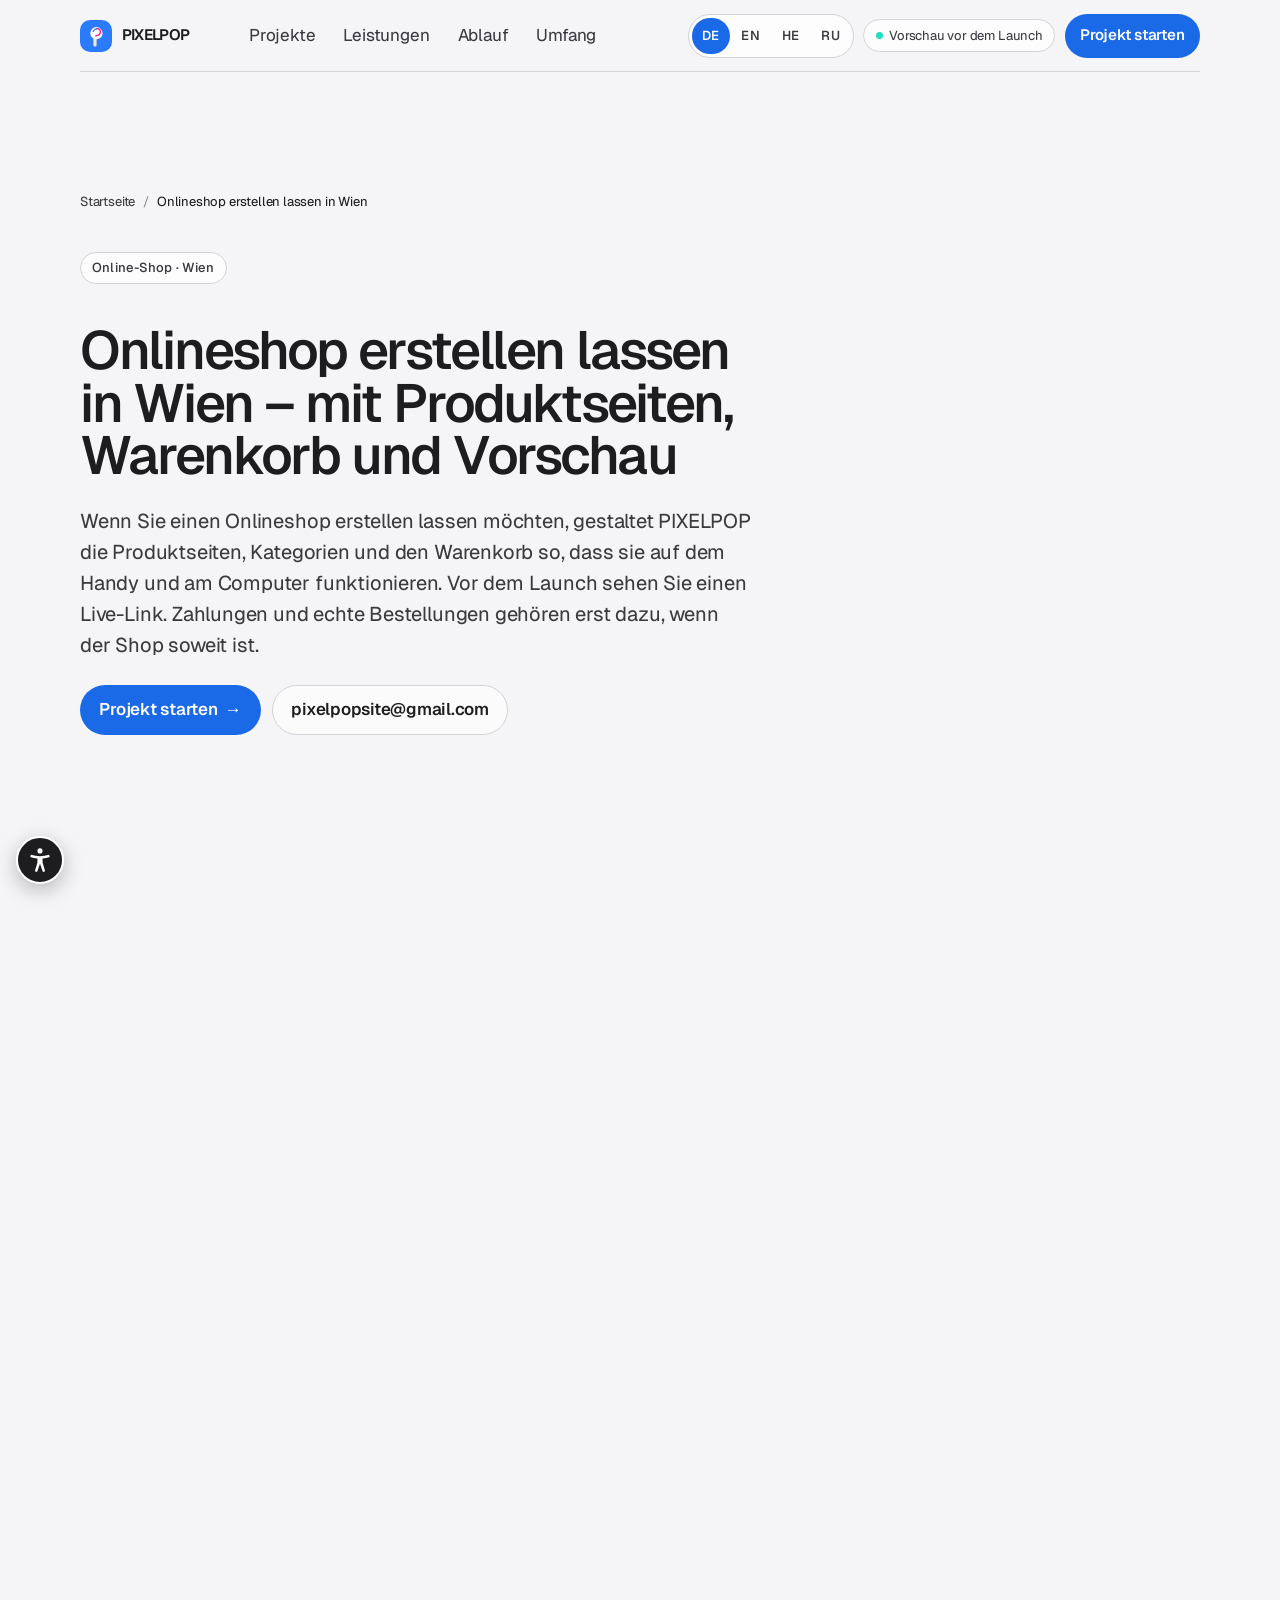
<file: onlineshop-erstellen-wien/index.html>
<!doctype html>
<html lang="de" class="no-js">
<head>
  <meta charset="utf-8">
  <meta http-equiv="Content-Security-Policy" content="default-src 'self'; base-uri 'self'; object-src 'none'; script-src 'self'; style-src 'self'; img-src 'self' data:; font-src 'self'; media-src 'self'; connect-src 'none'; form-action 'self' mailto:; frame-src 'none'; worker-src 'none'; upgrade-insecure-requests">
  <meta name="referrer" content="strict-origin-when-cross-origin">
  <meta name="viewport" content="width=device-width, initial-scale=1, viewport-fit=cover">
  <link rel="stylesheet" href="../assets/a11y/a11y.css?v=20261119-a11y">
  <script src="../assets/a11y/a11y.js?v=20261119-a11y" data-site="pixelpop" data-statement="../accessibility.html"></script>
  <script src="../assets/i18n/i18n.js?v=20261119-a11y" data-page="onlineshop-erstellen-wien" data-src-lang="de"></script>
  <title>Onlineshop erstellen lassen in Wien | PIXELPOP</title>
  <meta name="description" content="Onlineshop erstellen lassen in Wien: PIXELPOP baut einen mobilfreundlichen Shop mit Produktseiten, Warenkorb und rechtlichen Seitenvorlagen – und einer Live-Vorschau vor dem Launch.">
  <meta name="color-scheme" content="light dark">
  <meta name="theme-color" media="(prefers-color-scheme: light)" content="#f5f5f7">
  <meta name="theme-color" media="(prefers-color-scheme: dark)" content="#050507">
  <link rel="canonical" href="https://amireven-crypto.github.io/site-drop/onlineshop-erstellen-wien/">
  <link rel="alternate" hreflang="de" href="https://amireven-crypto.github.io/site-drop/onlineshop-erstellen-wien/">
  <link rel="alternate" hreflang="en" href="https://amireven-crypto.github.io/site-drop/onlineshop-erstellen-wien/?lang=en">
  <link rel="alternate" hreflang="he" href="https://amireven-crypto.github.io/site-drop/onlineshop-erstellen-wien/?lang=he">
  <link rel="alternate" hreflang="ru" href="https://amireven-crypto.github.io/site-drop/onlineshop-erstellen-wien/?lang=ru">
  <link rel="alternate" hreflang="x-default" href="https://amireven-crypto.github.io/site-drop/onlineshop-erstellen-wien/">
  <meta property="og:type" content="website">
  <meta property="og:locale" content="de_AT">
  <meta property="og:locale:alternate" content="en_US">
  <meta property="og:locale:alternate" content="he_IL">
  <meta property="og:locale:alternate" content="ru_RU">
  <meta property="og:site_name" content="PIXELPOP">
  <meta property="og:title" content="Onlineshop erstellen lassen in Wien | PIXELPOP">
  <meta property="og:description" content="Onlineshop erstellen lassen in Wien: PIXELPOP baut einen mobilfreundlichen Shop mit Produktseiten, Warenkorb und rechtlichen Seitenvorlagen – und einer Live-Vorschau vor dem Launch.">
  <meta property="og:url" content="https://amireven-crypto.github.io/site-drop/onlineshop-erstellen-wien/">
  <meta property="og:image" content="https://amireven-crypto.github.io/site-drop/assets/brand/og-image.png?v=20261113">
  <meta property="og:image:width" content="1200">
  <meta property="og:image:height" content="630">
  <meta property="og:image:alt" content="PIXELPOP — lollipop wordmark and a glass droplet with a tiny website inside">
  <meta name="twitter:card" content="summary_large_image">
  <meta name="twitter:title" content="Onlineshop erstellen lassen in Wien | PIXELPOP">
  <meta name="twitter:description" content="Onlineshop erstellen lassen in Wien mit PIXELPOP: Produktseiten, Warenkorb und Vorschau vor dem Launch.">
  <meta name="twitter:image" content="https://amireven-crypto.github.io/site-drop/assets/brand/og-image.png?v=20261113">
  <meta name="twitter:image:alt" content="PIXELPOP — lollipop wordmark and a glass droplet with a tiny website inside">
  <link rel="icon" href="../favicon.ico" sizes="48x48">
  <link rel="icon" href="../assets/brand/favicon.svg?ver=20261113-qa" type="image/svg+xml">
  <link rel="icon" href="../assets/brand/favicon-32.png?ver=20261113-qa" sizes="32x32" type="image/png">
  <link rel="apple-touch-icon" href="../assets/brand/apple-touch-icon.png?ver=20261113-qa">
  <link rel="preload" href="../assets/fonts/geist-latin.woff2" as="font" type="font/woff2" crossorigin>
  <link rel="preload" href="../assets/fonts/instrument-serif-italic.woff2" as="font" type="font/woff2" crossorigin>
  <link rel="stylesheet" href="../assets/css/tokens.css?v=20261119-a11y">
  <link rel="stylesheet" href="../assets/css/site.css?v=20261119-a11y">
  <link rel="stylesheet" href="../assets/css/landing.css?v=20261119-a11y">
  <script src="../assets/js/boot.js?v=20261119-compliance"></script>
  <script type="application/ld+json">
{
  "@context": "https://schema.org",
  "@graph": [
    {
      "@type": "ProfessionalService",
      "@id": "https://amireven-crypto.github.io/site-drop/#studio",
      "name": "PIXELPOP",
      "url": "https://amireven-crypto.github.io/site-drop/",
      "email": "pixelpopsite@gmail.com",
      "image": "https://amireven-crypto.github.io/site-drop/assets/brand/og-image.png",
      "logo": "https://amireven-crypto.github.io/site-drop/assets/brand/pixelpop-wordmark-on-light.svg",
      "description": "PIXELPOP designs and builds modern, mobile-friendly websites for businesses in Vienna: new sites, redesigns and online stores, with booking, maps and tap-to-call where needed.",
      "areaServed": [
        {
          "@type": "City",
          "name": "Vienna"
        },
        {
          "@type": "Country",
          "name": "Austria"
        }
      ],
      "knowsLanguage": [
        "en",
        "de",
        "he",
        "ru"
      ],
      "serviceType": [
        "Web design",
        "Website redesign",
        "Online store design"
      ]
    },
    {
      "@type": "Service",
      "name": "Onlineshop erstellen lassen in Wien",
      "url": "https://amireven-crypto.github.io/site-drop/onlineshop-erstellen-wien/",
      "provider": {
        "@id": "https://amireven-crypto.github.io/site-drop/#studio"
      },
      "areaServed": [
        {
          "@type": "City",
          "name": "Vienna"
        },
        {
          "@type": "Country",
          "name": "Austria"
        }
      ],
      "inLanguage": [
        "de",
        "en",
        "he",
        "ru"
      ]
    },
    {
      "@type": "BreadcrumbList",
      "itemListElement": [
        {
          "@type": "ListItem",
          "position": 1,
          "name": "PIXELPOP",
          "item": "https://amireven-crypto.github.io/site-drop/"
        },
        {
          "@type": "ListItem",
          "position": 2,
          "name": "Onlineshop erstellen lassen in Wien",
          "item": "https://amireven-crypto.github.io/site-drop/onlineshop-erstellen-wien/"
        }
      ]
    },
    {
      "@type": "WebPage",
      "@id": "https://amireven-crypto.github.io/site-drop/onlineshop-erstellen-wien/",
      "url": "https://amireven-crypto.github.io/site-drop/onlineshop-erstellen-wien/",
      "name": "Onlineshop erstellen lassen in Wien | PIXELPOP",
      "description": "Onlineshop erstellen lassen in Wien: PIXELPOP baut einen mobilfreundlichen Shop mit Produktseiten, Warenkorb und rechtlichen Seitenvorlagen – und einer Live-Vorschau vor dem Launch.",
      "inLanguage": "de",
      "isPartOf": {
        "@type": "WebSite",
        "name": "PIXELPOP",
        "url": "https://amireven-crypto.github.io/site-drop/"
      },
      "about": {
        "@id": "https://amireven-crypto.github.io/site-drop/#studio"
      }
    }
  ]
}
  </script>
</head>
<body class="landing">
  <a class="skip" href="#main">Zum Inhalt springen</a>

  <header class="nav">
    <div class="wrap nav-bar">
      <a class="logo" href="../" aria-label="PIXELPOP – Startseite">
        <svg class="mark" viewBox="0 0 32 32" aria-hidden="true" focusable="false">
          <rect width="32" height="32" rx="10" fill="#2B7BFF"/>
          <rect x="13.4" y="14.2" width="3.2" height="12.4" rx="1.6" fill="#F3E6D4"/>
          <circle cx="16.4" cy="13.2" r="6.1" fill="#fff"/>
          <path d="M16.4 8.6c2.4 0 4 1.4 4 3.3 0 2.6-2.3 3.5-4.5 3.9" fill="none" stroke="#FF2D8A" stroke-width="1.5" stroke-linecap="round"/>
          <path d="M13.2 11.4c.9-1.7 2.1-2.6 3.6-2.6" fill="none" stroke="#2B7BFF" stroke-width="1.2" stroke-linecap="round"/>
        </svg>
        <span class="logo-word">PIXELPOP</span>
      </a>
      <nav class="links-desk" aria-label="Hauptmenü">
        <a href="../index.html#work">Projekte</a>
        <a href="../index.html#services">Leistungen</a>
        <a href="../index.html#process">Ablauf</a>
        <a href="../index.html#scope">Umfang</a>
      </nav>
      <div class="nav-end">
        <div class="lang lang-desk" role="group" aria-label="Sprache">
          <button type="button" data-set-lang="de" lang="de" aria-label="DE – Deutsch">DE</button>
          <button type="button" data-set-lang="en" lang="en" aria-label="EN – English">EN</button>
          <button type="button" data-set-lang="he" lang="he" aria-label="HE – עברית">HE</button>
          <button type="button" data-set-lang="ru" lang="ru" aria-label="RU – Русский">RU</button>
        </div>
        <p class="status"><b></b> Vorschau vor dem Launch</p>
        <a class="btn primary sm" href="#contact">Projekt starten</a>
        <button class="burger" type="button" aria-label="Menü öffnen" aria-expanded="false" aria-controls="menu">
          <span></span><span></span><span></span>
        </button>
      </div>
    </div>
  </header>
  <nav class="menu" id="menu" aria-label="Mobiles Menü">
    <div class="lang lang-menu" role="group" aria-label="Sprache">
        <button type="button" data-set-lang="de" lang="de" aria-label="DE – Deutsch">DE</button>
        <button type="button" data-set-lang="en" lang="en" aria-label="EN – English">EN</button>
        <button type="button" data-set-lang="he" lang="he" aria-label="HE – עברית">HE</button>
        <button type="button" data-set-lang="ru" lang="ru" aria-label="RU – Русский">RU</button>
      </div>
    <a href="../index.html#work">Projekte</a>
    <a href="../index.html#services">Leistungen</a>
    <a href="../index.html#process">Ablauf</a>
    <a href="../index.html#scope">Umfang</a>
    <a href="#contact">Projekt starten</a>
  </nav>

  <main id="main" class="page" tabindex="-1">
    <section class="landing-hero" aria-labelledby="hero-h">
      <div class="wrap hero-copy settle">
        <nav aria-label="Navigationspfad">
          <ol class="crumb">
            <li><a href="../">Startseite</a></li>
            <li><span aria-current="page">Onlineshop erstellen lassen in Wien</span></li>
          </ol>
        </nav>
        <p class="kicker">Online-Shop · Wien</p>
        <h1 id="hero-h">Onlineshop erstellen lassen in Wien – mit Produktseiten, Warenkorb und Vorschau</h1>
        <p class="landing-lede">Wenn Sie einen Onlineshop erstellen lassen möchten, gestaltet PIXELPOP die Produktseiten, Kategorien und den Warenkorb so, dass sie auf dem Handy und am Computer funktionieren. Vor dem Launch sehen Sie einen Live-Link. Zahlungen und echte Bestellungen gehören erst dazu, wenn der Shop soweit ist.</p>
        <div class="ctas">
          <a class="btn primary" href="#contact">Projekt starten <span aria-hidden="true">→</span></a>
          <a class="btn ghost" href="mailto:pixelpopsite@gmail.com?subject=Onlineshop erstellen lassen in Wien">pixelpopsite@gmail.com</a>
        </div>
      </div>
    </section>

    <section class="wrap settle">
      <div class="prose">
        <h2>Ein Demo-Shop, den Sie öffnen können</h2>
          <p>FreshDrop Shop ist ein vollständiger Demo-Onlineshop, den PIXELPOP von Grund auf gebaut hat. Es gibt Kategorien wie Wohnen, Küche, Tiere, Werkzeug und Auto, Produktseiten mit Optionen, Bundles, einen funktionierenden Warenkorb mit einem Hinweis auf kostenlosen Versand, und Seitenvorlagen für die rechtlichen Angaben, die ein Shop in der EU braucht (Versand, Rückgabe, Datenschutz, AGB). Der Shop ist ausdrücklich als Demo gekennzeichnet: Es gibt keine echten Bestellungen und keine Zahlungen.</p>
          <p>Ein Shop für Ihr Unternehmen wird selbstverständlich mit Ihren Produkten, Ihrer Marke und Ihren Texten gebaut – nicht als Kopie von FreshDrop. Die Demo zeigt den technischen und gestalterischen Rahmen, den PIXELPOP für einen Onlineshop anbietet.</p>
        <h2>Was typischerweise im Umfang liegt</h2>
          <p>Produktseiten und Kategorien, Bundles, ein Warenkorb, ein Layout für Telefon und Desktop, und Vorlagen für die rechtlichen Seiten, wenn der Shop sie braucht. Die genaue Ausstattung – etwa die spätere Anbindung einer Kasse – wird nach der Vorschau besprochen. Auf dieser Website gibt es keine Preisliste. Schreiben Sie an pixelpopsite@gmail.com.</p>
      </div>
      <h2 class="mt">Was dazu gehört</h2>
      <ul class="feature-grid">
          <li><h3>Produktseiten</h3><p>Kategorien, Optionen und Bundles, klar auf dem Handy.</p></li>
          <li><h3>Warenkorb</h3><p>Ein funktionierender Warenkorb als Teil der Vorschau.</p></li>
          <li><h3>Rechtliche Seiten</h3><p>Vorlagen für Versand, Rückgabe, Datenschutz und AGB, wenn der Shop sie braucht.</p></li>
          <li><h3>Vorschau zuerst</h3><p>Sie sehen den Shop live, bevor er öffentlich wird.</p></li>
      </ul>
    </section>

    <section class="wrap settle" aria-labelledby="ex-h">
      <h2 id="ex-h">Live-Beispiele</h2>
      <div class="work-tease">
        <article>
          <div>
            <p class="kicker">E-Commerce · Demo-Shop</p>
            <h3>FreshDrop Shop</h3>
            <p>Ein vollständiger Demo-Onlineshop mit Produktseiten, Warenkorb, Bundles und rechtlichen Seitenvorlagen.</p>
            <div class="ctas"><a class="btn primary sm" href="https://amireven-crypto.github.io/freshdrop/" target="_blank" rel="noopener">Demo-Shop ansehen <span aria-hidden="true">↗</span></a></div>
            <p class="note">Demo-Shop. Keine echten Bestellungen oder Zahlungen.</p>
          </div>
          <a href="https://amireven-crypto.github.io/freshdrop/" target="_blank" rel="noopener">
            <img src="../assets/work/freshdrop-desktop.webp?ver=20261118-perf" width="1440" height="900" alt="FreshDrop Shop – Startseite des Demo-Onlineshops am Desktop" loading="lazy" decoding="async">
          </a>
        </article>
      </div>
    </section>

    <section class="wrap settle" aria-labelledby="proc-h">
      <h2 id="proc-h">So läuft ein Projekt</h2>
      <ol class="steps">
          <li><strong>Briefing</strong><span>Sie erzählen, was das Unternehmen braucht, und schicken vorhandene Texte oder die aktuelle Website, wenn es eine gibt.</span></li>
          <li><strong>Design</strong><span>Die Website wird für Handy und Desktop gestaltet – lesbarer Text, große Schaltflächen, ein Auftritt, der zur Marke passt.</span></li>
          <li><strong>Vorschau</strong><span>Sie öffnen einen Live-Link auf Ihrem eigenen Gerät, bevor etwas öffentlich geht.</span></li>
          <li><strong>Launch</strong><span>Wenn Sie ja sagen, geht die Seite online – auf Ihrer Domain, wenn Sie eine haben.</span></li>
      </ol>
    </section>

    <section class="wrap settle" aria-labelledby="more-h">
      <h2 id="more-h">Weitere Themen</h2>
      <ul class="related">
          <li><a href="../website-erstellen-lassen-wien/"><strong>Website erstellen lassen</strong><span>Wenn Sie zuerst eine Unternehmensseite ohne Shop brauchen.</span></a></li>
          <li><a href="../webdesign-wien/"><strong>Webdesign Wien</strong><span>Webdesign für Unternehmen in Wien insgesamt.</span></a></li>
          <li><a href="../website-redesign-wien/"><strong>Website Redesign Wien</strong><span>Wenn ein bestehender Auftritt erneuert werden soll.</span></a></li>
          <li><a href="../web-design-vienna/"><strong>Web design Vienna</strong><span>The same studio, in English.</span></a></li>
      </ul>
    </section>

    <section id="contact" aria-labelledby="ct-h">
      <div class="wrap close-grid">
        <div class="aside-card settle">
          <svg class="mark mark-lg" viewBox="0 0 32 32" aria-hidden="true">
            <rect width="32" height="32" rx="10" fill="#2B7BFF"/>
            <rect x="13.4" y="14.2" width="3.2" height="12.4" rx="1.6" fill="#F3E6D4"/>
            <circle cx="16.4" cy="13.2" r="6.1" fill="#fff"/>
            <path d="M16.4 8.6c2.4 0 4 1.4 4 3.3 0 2.6-2.3 3.5-4.5 3.9" fill="none" stroke="#FF2D8A" stroke-width="1.5" stroke-linecap="round"/>
          </svg>
          <h2>Eine Live-Vorschau, bevor etwas öffentlich geht.</h2>
          <p class="sub">Handy, Desktop und Ihre eigene Domain, wenn Sie eine haben.</p>
        </div>
        <div class="form-card settle">
          <p class="fine">Wie geht es weiter</p>
          <h2 id="ct-h">Lassen Sie uns Ihre Website <em>frisch</em> machen.</h2>
          <p>Schreiben Sie uns den Namen Ihres Unternehmens und die aktuelle Website (falls vorhanden).</p>
          <form id="contact-form" action="mailto:pixelpopsite@gmail.com" method="post" enctype="text/plain">
            <label><span class="label-line">Firmenname <span class="field-flag">Erforderlich</span></span>
              <input name="business" type="text" autocomplete="organization" required maxlength="120">
            </label>
            <label><span class="label-line">E-Mail <span class="field-flag">Erforderlich</span></span>
              <input name="email" type="email" autocomplete="email" required maxlength="120" placeholder="Sie@das-unternehmen.at">
            </label>
            <label><span class="label-line">Aktuelle Website, falls vorhanden <span class="field-flag">Optional</span></span>
              <input name="site" type="url" inputmode="url" dir="ltr" placeholder="https://" maxlength="200">
            </label>
            <p class="form-error" id="form-error" role="alert"></p>
            <div class="form-row">
              <button class="btn dark" type="submit">Projekt starten</button>
              <a href="mailto:pixelpopsite@gmail.com?subject=Onlineshop erstellen lassen in Wien">pixelpopsite@gmail.com</a>
            </div>
          </form>
          <p class="fine privacy-note">Dieses Formular öffnet Ihr E-Mail-Programm. Auf dieser Website wird nichts gespeichert. Wenn Sie uns bitten möchten, eine gesendete Nachricht zu löschen, schreiben Sie an pixelpopsite@gmail.com.</p>
          <div class="contacts">
            <p><span class="fine">Instagram</span><br><span class="ph">[Your Instagram]</span></p>
          </div>
        </div>
      </div>
    </section>
  </main>

  <footer class="foot">
    <div class="wrap">
      <div class="foot-grid">
        <div>
          <a class="logo" href="../" aria-label="PIXELPOP – Startseite">
            <picture>
              <source srcset="../assets/brand/pixelpop-wordmark.svg?ver=20261113-dark" media="(prefers-color-scheme: dark)">
              <img class="wordmark" src="../assets/brand/pixelpop-wordmark-on-light.svg?ver=20261113-dark" width="168" height="39" alt="PIXELPOP">
            </picture>
          </a>
          <p class="fine mt">Moderne, mobilfreundliche Websites für Unternehmen in Wien und darüber hinaus.</p>
        </div>
        <div>
          <h2>Entdecken</h2>
          <ul>
            <li><a href="../index.html#work">Projekte</a></li>
            <li><a href="../index.html#services">Leistungen</a></li>
            <li><a href="../index.html#process">Ablauf</a></li>
            <li><a href="../index.html#scope">Umfang</a></li>
            <li><a href="#contact">Kontakt</a></li>
          </ul>
        </div>
        <div>
          <h2>Studio</h2>
          <ul>
            <li><a href="mailto:pixelpopsite@gmail.com">pixelpopsite@gmail.com</a></li>
            <li><span class="ph">[Your Instagram]</span></li>
          </ul>
        </div>
        <div>
          <h2>Diese Website</h2>
          <ul>
            <li><a href="../design-system.html">Designsystem</a></li>
            <li><a href="../accessibility.html">Barrierefreiheitserklärung</a></li>
            <li><a href="../privacy.html">Datenschutzerklärung</a></li>
          </ul>
        </div>
      </div>
      <nav class="foot-topics" aria-label="Themen">
        <p class="fine">Themen</p>
        <ul>
        <li><a href="../webdesign-wien/">Webdesign Wien</a></li>
        <li><a href="../website-erstellen-lassen-wien/">Website erstellen lassen</a></li>
        <li><a href="../website-redesign-wien/">Website Redesign Wien</a></li>
        <li><a href="../restaurant-website-wien/">Restaurant-Website Wien</a></li>
        <li><a href="../friseur-website-wien/">Friseur-Website Wien</a></li>
        <li><a href="../onlineshop-erstellen-wien/" aria-current="page">Onlineshop erstellen lassen</a></li>
        <li><a href="../web-design-vienna/">Web design Vienna</a></li>
        </ul>
      </nav>
      <div class="legal">
        <p>© <span id="yr">2026</span> PIXELPOP · <span class="ph">[Your name / company]</span></p>
        <p>Vorschau vor dem Launch · Handy und Desktop</p>
      </div>
      <p class="legal-extra">Gestaltet und umgesetzt mit Unterstützung von KI.</p>
    </div>
  </footer>

  <script src="../assets/i18n/apply.js?v=20261119-a11y"></script>
  <script src="../assets/js/landing.js?v=20261119-a11y"></script>
  <script src="../assets/js/site.js?v=20261119-a11y"></script>
</body>
</html>
</file>
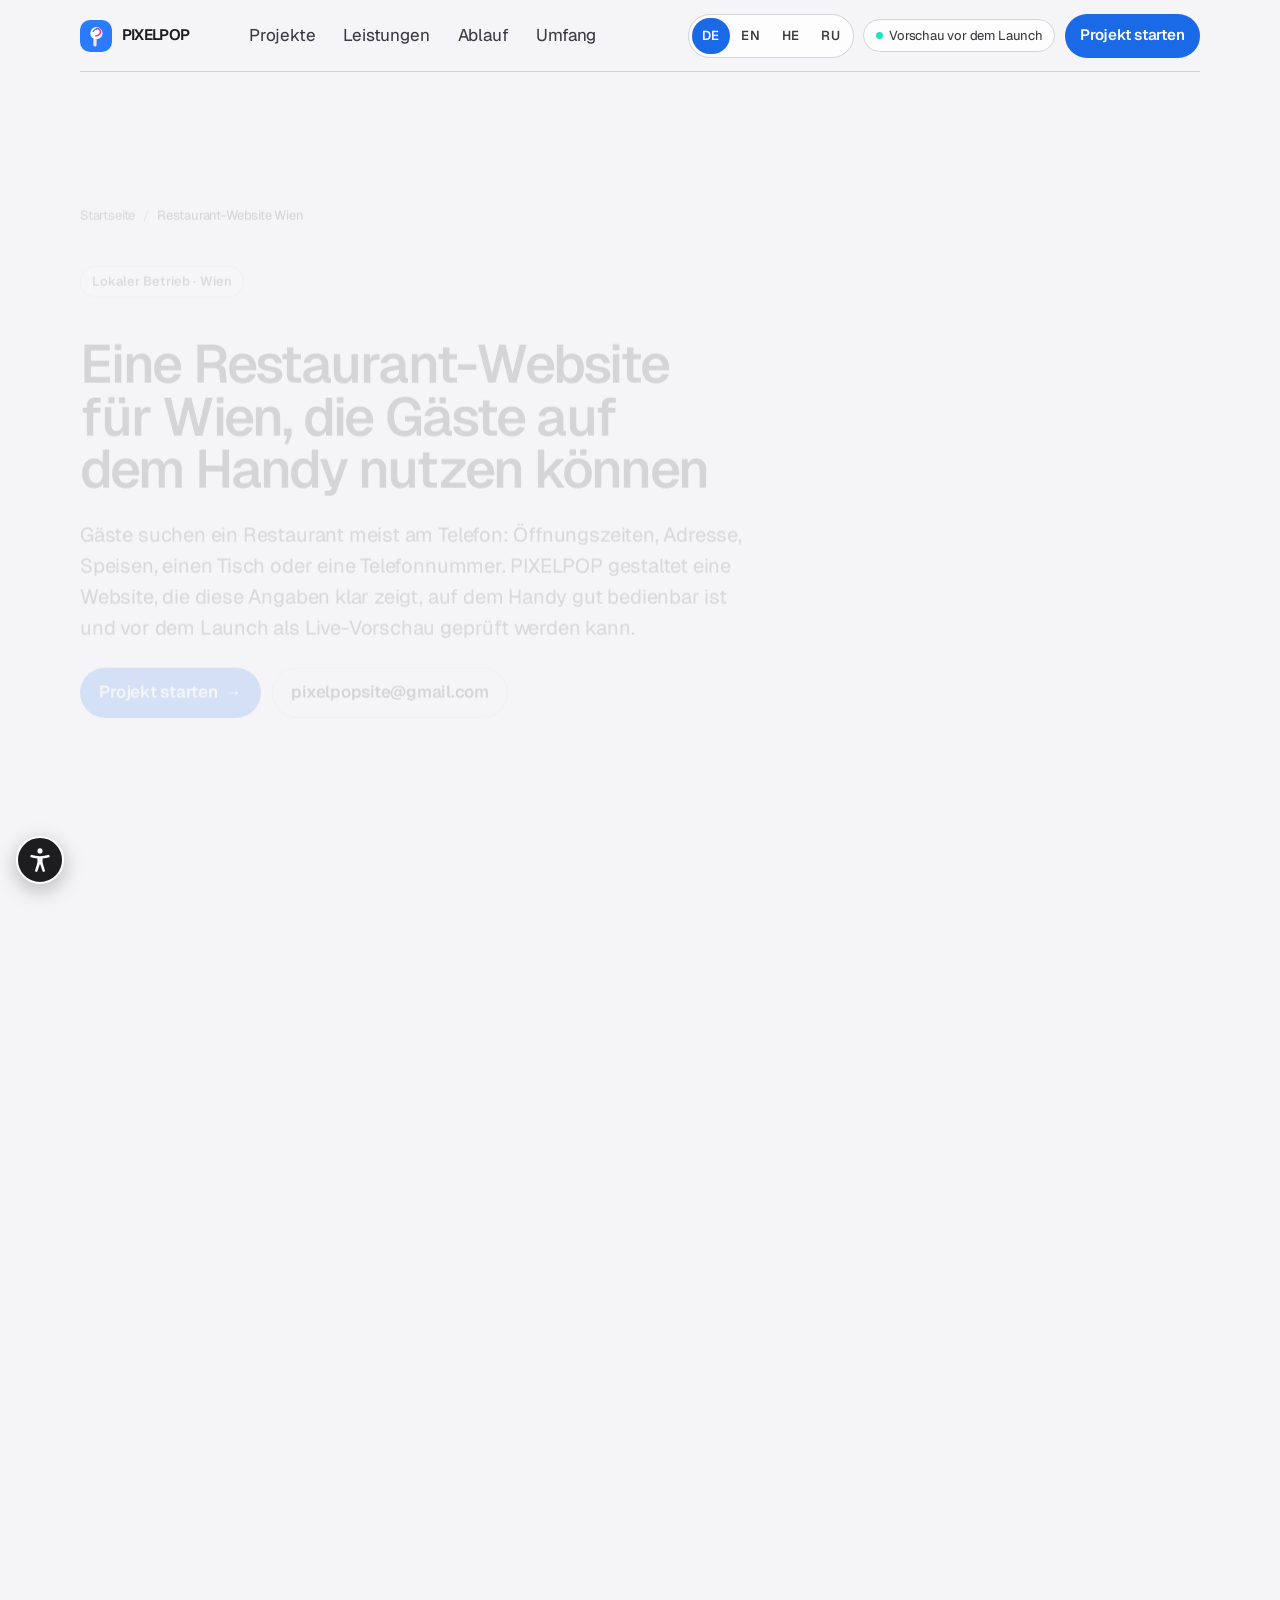
<file: restaurant-website-wien/index.html>
<!doctype html>
<html lang="de" class="no-js">
<head>
  <meta charset="utf-8">
  <meta http-equiv="Content-Security-Policy" content="default-src 'self'; base-uri 'self'; object-src 'none'; script-src 'self'; style-src 'self'; img-src 'self' data:; font-src 'self'; media-src 'self'; connect-src 'none'; form-action 'self' mailto:; frame-src 'none'; worker-src 'none'; upgrade-insecure-requests">
  <meta name="referrer" content="strict-origin-when-cross-origin">
  <meta name="viewport" content="width=device-width, initial-scale=1, viewport-fit=cover">
  <link rel="stylesheet" href="../assets/a11y/a11y.css?v=20261119-a11y">
  <script src="../assets/a11y/a11y.js?v=20261119-a11y" data-site="pixelpop" data-statement="../accessibility.html"></script>
  <script src="../assets/i18n/i18n.js?v=20261119-a11y" data-page="restaurant-website-wien" data-src-lang="de"></script>
  <title>Restaurant-Website Wien | PIXELPOP</title>
  <meta name="description" content="Eine Restaurant-Website für Wien: PIXELPOP baut eine mobilfreundliche Seite mit den Angaben, die Gäste brauchen – und einer Live-Vorschau vor dem Launch.">
  <meta name="color-scheme" content="light dark">
  <meta name="theme-color" media="(prefers-color-scheme: light)" content="#f5f5f7">
  <meta name="theme-color" media="(prefers-color-scheme: dark)" content="#050507">
  <link rel="canonical" href="https://amireven-crypto.github.io/site-drop/restaurant-website-wien/">
  <link rel="alternate" hreflang="de" href="https://amireven-crypto.github.io/site-drop/restaurant-website-wien/">
  <link rel="alternate" hreflang="en" href="https://amireven-crypto.github.io/site-drop/restaurant-website-wien/?lang=en">
  <link rel="alternate" hreflang="he" href="https://amireven-crypto.github.io/site-drop/restaurant-website-wien/?lang=he">
  <link rel="alternate" hreflang="ru" href="https://amireven-crypto.github.io/site-drop/restaurant-website-wien/?lang=ru">
  <link rel="alternate" hreflang="x-default" href="https://amireven-crypto.github.io/site-drop/restaurant-website-wien/">
  <meta property="og:type" content="website">
  <meta property="og:locale" content="de_AT">
  <meta property="og:locale:alternate" content="en_US">
  <meta property="og:locale:alternate" content="he_IL">
  <meta property="og:locale:alternate" content="ru_RU">
  <meta property="og:site_name" content="PIXELPOP">
  <meta property="og:title" content="Restaurant-Website Wien | PIXELPOP">
  <meta property="og:description" content="Eine Restaurant-Website für Wien: PIXELPOP baut eine mobilfreundliche Seite mit den Angaben, die Gäste brauchen – und einer Live-Vorschau vor dem Launch.">
  <meta property="og:url" content="https://amireven-crypto.github.io/site-drop/restaurant-website-wien/">
  <meta property="og:image" content="https://amireven-crypto.github.io/site-drop/assets/brand/og-image.png?v=20261113">
  <meta property="og:image:width" content="1200">
  <meta property="og:image:height" content="630">
  <meta property="og:image:alt" content="PIXELPOP — lollipop wordmark and a glass droplet with a tiny website inside">
  <meta name="twitter:card" content="summary_large_image">
  <meta name="twitter:title" content="Restaurant-Website Wien | PIXELPOP">
  <meta name="twitter:description" content="Restaurant-Website Wien von PIXELPOP: klar auf dem Handy, mit den Angaben, die Gäste suchen.">
  <meta name="twitter:image" content="https://amireven-crypto.github.io/site-drop/assets/brand/og-image.png?v=20261113">
  <meta name="twitter:image:alt" content="PIXELPOP — lollipop wordmark and a glass droplet with a tiny website inside">
  <link rel="icon" href="../favicon.ico" sizes="48x48">
  <link rel="icon" href="../assets/brand/favicon.svg?ver=20261113-qa" type="image/svg+xml">
  <link rel="icon" href="../assets/brand/favicon-32.png?ver=20261113-qa" sizes="32x32" type="image/png">
  <link rel="apple-touch-icon" href="../assets/brand/apple-touch-icon.png?ver=20261113-qa">
  <link rel="preload" href="../assets/fonts/geist-latin.woff2" as="font" type="font/woff2" crossorigin>
  <link rel="preload" href="../assets/fonts/instrument-serif-italic.woff2" as="font" type="font/woff2" crossorigin>
  <link rel="stylesheet" href="../assets/css/tokens.css?v=20261119-a11y">
  <link rel="stylesheet" href="../assets/css/site.css?v=20261119-a11y">
  <link rel="stylesheet" href="../assets/css/landing.css?v=20261119-a11y">
  <script src="../assets/js/boot.js?v=20261119-compliance"></script>
  <script type="application/ld+json">
{
  "@context": "https://schema.org",
  "@graph": [
    {
      "@type": "ProfessionalService",
      "@id": "https://amireven-crypto.github.io/site-drop/#studio",
      "name": "PIXELPOP",
      "url": "https://amireven-crypto.github.io/site-drop/",
      "email": "pixelpopsite@gmail.com",
      "image": "https://amireven-crypto.github.io/site-drop/assets/brand/og-image.png",
      "logo": "https://amireven-crypto.github.io/site-drop/assets/brand/pixelpop-wordmark-on-light.svg",
      "description": "PIXELPOP designs and builds modern, mobile-friendly websites for businesses in Vienna: new sites, redesigns and online stores, with booking, maps and tap-to-call where needed.",
      "areaServed": [
        {
          "@type": "City",
          "name": "Vienna"
        },
        {
          "@type": "Country",
          "name": "Austria"
        }
      ],
      "knowsLanguage": [
        "en",
        "de",
        "he",
        "ru"
      ],
      "serviceType": [
        "Web design",
        "Website redesign",
        "Online store design"
      ]
    },
    {
      "@type": "Service",
      "name": "Restaurant-Website Wien",
      "url": "https://amireven-crypto.github.io/site-drop/restaurant-website-wien/",
      "provider": {
        "@id": "https://amireven-crypto.github.io/site-drop/#studio"
      },
      "areaServed": [
        {
          "@type": "City",
          "name": "Vienna"
        },
        {
          "@type": "Country",
          "name": "Austria"
        }
      ],
      "inLanguage": [
        "de",
        "en",
        "he",
        "ru"
      ]
    },
    {
      "@type": "BreadcrumbList",
      "itemListElement": [
        {
          "@type": "ListItem",
          "position": 1,
          "name": "PIXELPOP",
          "item": "https://amireven-crypto.github.io/site-drop/"
        },
        {
          "@type": "ListItem",
          "position": 2,
          "name": "Restaurant-Website Wien",
          "item": "https://amireven-crypto.github.io/site-drop/restaurant-website-wien/"
        }
      ]
    },
    {
      "@type": "WebPage",
      "@id": "https://amireven-crypto.github.io/site-drop/restaurant-website-wien/",
      "url": "https://amireven-crypto.github.io/site-drop/restaurant-website-wien/",
      "name": "Restaurant-Website Wien | PIXELPOP",
      "description": "Eine Restaurant-Website für Wien: PIXELPOP baut eine mobilfreundliche Seite mit den Angaben, die Gäste brauchen – und einer Live-Vorschau vor dem Launch.",
      "inLanguage": "de",
      "isPartOf": {
        "@type": "WebSite",
        "name": "PIXELPOP",
        "url": "https://amireven-crypto.github.io/site-drop/"
      },
      "about": {
        "@id": "https://amireven-crypto.github.io/site-drop/#studio"
      }
    }
  ]
}
  </script>
</head>
<body class="landing">
  <a class="skip" href="#main">Zum Inhalt springen</a>

  <header class="nav">
    <div class="wrap nav-bar">
      <a class="logo" href="../" aria-label="PIXELPOP – Startseite">
        <svg class="mark" viewBox="0 0 32 32" aria-hidden="true" focusable="false">
          <rect width="32" height="32" rx="10" fill="#2B7BFF"/>
          <rect x="13.4" y="14.2" width="3.2" height="12.4" rx="1.6" fill="#F3E6D4"/>
          <circle cx="16.4" cy="13.2" r="6.1" fill="#fff"/>
          <path d="M16.4 8.6c2.4 0 4 1.4 4 3.3 0 2.6-2.3 3.5-4.5 3.9" fill="none" stroke="#FF2D8A" stroke-width="1.5" stroke-linecap="round"/>
          <path d="M13.2 11.4c.9-1.7 2.1-2.6 3.6-2.6" fill="none" stroke="#2B7BFF" stroke-width="1.2" stroke-linecap="round"/>
        </svg>
        <span class="logo-word">PIXELPOP</span>
      </a>
      <nav class="links-desk" aria-label="Hauptmenü">
        <a href="../index.html#work">Projekte</a>
        <a href="../index.html#services">Leistungen</a>
        <a href="../index.html#process">Ablauf</a>
        <a href="../index.html#scope">Umfang</a>
      </nav>
      <div class="nav-end">
        <div class="lang lang-desk" role="group" aria-label="Sprache">
          <button type="button" data-set-lang="de" lang="de" aria-label="DE – Deutsch">DE</button>
          <button type="button" data-set-lang="en" lang="en" aria-label="EN – English">EN</button>
          <button type="button" data-set-lang="he" lang="he" aria-label="HE – עברית">HE</button>
          <button type="button" data-set-lang="ru" lang="ru" aria-label="RU – Русский">RU</button>
        </div>
        <p class="status"><b></b> Vorschau vor dem Launch</p>
        <a class="btn primary sm" href="#contact">Projekt starten</a>
        <button class="burger" type="button" aria-label="Menü öffnen" aria-expanded="false" aria-controls="menu">
          <span></span><span></span><span></span>
        </button>
      </div>
    </div>
  </header>
  <nav class="menu" id="menu" aria-label="Mobiles Menü">
    <div class="lang lang-menu" role="group" aria-label="Sprache">
        <button type="button" data-set-lang="de" lang="de" aria-label="DE – Deutsch">DE</button>
        <button type="button" data-set-lang="en" lang="en" aria-label="EN – English">EN</button>
        <button type="button" data-set-lang="he" lang="he" aria-label="HE – עברית">HE</button>
        <button type="button" data-set-lang="ru" lang="ru" aria-label="RU – Русский">RU</button>
      </div>
    <a href="../index.html#work">Projekte</a>
    <a href="../index.html#services">Leistungen</a>
    <a href="../index.html#process">Ablauf</a>
    <a href="../index.html#scope">Umfang</a>
    <a href="#contact">Projekt starten</a>
  </nav>

  <main id="main" class="page" tabindex="-1">
    <section class="landing-hero" aria-labelledby="hero-h">
      <div class="wrap hero-copy settle">
        <nav aria-label="Navigationspfad">
          <ol class="crumb">
            <li><a href="../">Startseite</a></li>
            <li><span aria-current="page">Restaurant-Website Wien</span></li>
          </ol>
        </nav>
        <p class="kicker">Lokaler Betrieb · Wien</p>
        <h1 id="hero-h">Eine Restaurant-Website für Wien, die Gäste auf dem Handy nutzen können</h1>
        <p class="landing-lede">Gäste suchen ein Restaurant meist am Telefon: Öffnungszeiten, Adresse, Speisen, einen Tisch oder eine Telefonnummer. PIXELPOP gestaltet eine Website, die diese Angaben klar zeigt, auf dem Handy gut bedienbar ist und vor dem Launch als Live-Vorschau geprüft werden kann.</p>
        <div class="ctas">
          <a class="btn primary" href="#contact">Projekt starten <span aria-hidden="true">→</span></a>
          <a class="btn ghost" href="mailto:pixelpopsite@gmail.com?subject=Restaurant-Website Wien">pixelpopsite@gmail.com</a>
        </div>
      </div>
    </section>

    <section class="wrap settle">
      <div class="prose">
        <h2>Was eine Restaurant-Website leisten sollte</h2>
          <p>Eine gute Seite für ein Restaurant oder Café in Wien beantwortet die Fragen, mit denen Gäste kommen, ohne Umwege. Dazu gehören typischerweise Öffnungszeiten, der Standort mit einer Wegbeschreibung, ein Weg zur Reservierung oder wenigstens ein Anruf per Tipp, und – wenn Sie möchten – Speisen oder ein Hinweis auf die Karte. All das muss auf einem kleinen Bildschirm lesbar bleiben.</p>
          <p>PIXELPOP hat noch kein veröffentlichtes Restaurant-Portfolio. Die Funktionen, die so eine Seite braucht – Karten, Anruf per Tipp, Buchung, ein klarer mobiler Aufbau – sind dieselben, die im Barber-Crew-Konzept für einen lokalen Betrieb in Wien bereits zu sehen sind. Der Look wird selbstverständlich für Gastronomie gestaltet, nicht als Kopie eines Salons.</p>
        <h2>So starten wir</h2>
          <p>Sie schicken den Namen des Lokals, die aktuelle Website oder Social-Media-Seite, falls vorhanden, und was die Gäste tun sollen (anrufen, reservieren, den Weg finden). PIXELPOP entwirft die Seite und schickt einen Live-Link. Es gibt keine Preisliste auf dieser Website; der Umfang wird nach der Vorschau besprochen. Schreiben Sie an pixelpopsite@gmail.com.</p>
      </div>
      <h2 class="mt">Was dazu gehört</h2>
      <ul class="feature-grid">
          <li><h3>Klar auf dem Handy</h3><p>Zeiten, Adresse und der nächste Schritt sind ohne Zoomen lesbar.</p></li>
          <li><h3>Karten und Anruf</h3><p>Wegbeschreibung in Google Maps oder Apple Maps, Anruf per Tipp.</p></li>
          <li><h3>Reservierung, wenn nötig</h3><p>Eine Buchungsfunktion oder ein klarer Weg zur Reservierung.</p></li>
          <li><h3>Vorschau vor dem Launch</h3><p>Sie sehen die Seite live, bevor Gäste sie finden.</p></li>
      </ul>
    </section>

    <section class="wrap settle" aria-labelledby="ex-h">
      <h2 id="ex-h">Live-Beispiele</h2>
      <div class="work-tease">
        <article>
          <div>
            <p class="kicker">Beispiel für lokale Funktionen · Wien</p>
            <h3>The Barber Crew</h3>
            <p>Kein Restaurant, sondern ein Barbershop-Konzept: es zeigt, wie Buchung, Karten und Anruf per Tipp auf einer lokalen Wiener Seite zusammenspielen können.</p>
            <div class="ctas"><a class="btn primary sm" href="https://amireven-crypto.github.io/demo-barber-crew-monday/" target="_blank" rel="noopener">Live-Demo ansehen <span aria-hidden="true">↗</span></a><a class="btn ghost sm" href="https://barber-crew.at/" target="_blank" rel="noopener">Originalseite <span aria-hidden="true">↗</span></a></div>
            <p class="note">Konzept-Demo eines Barbershops, hier als Beispiel für lokale Funktionen, nicht als Gastronomie-Projekt.</p>
          </div>
          <a href="https://amireven-crypto.github.io/demo-barber-crew-monday/" target="_blank" rel="noopener">
            <img src="../assets/work/barbercrew-desktop.webp?ver=20261118-perf" width="1440" height="900" alt="The Barber Crew Redesign – Beispiel für Buchung, Karten und Anruf per Tipp" loading="lazy" decoding="async">
          </a>
        </article>
      </div>
    </section>

    <section class="wrap settle" aria-labelledby="proc-h">
      <h2 id="proc-h">So läuft ein Projekt</h2>
      <ol class="steps">
          <li><strong>Briefing</strong><span>Sie erzählen, was das Unternehmen braucht, und schicken vorhandene Texte oder die aktuelle Website, wenn es eine gibt.</span></li>
          <li><strong>Design</strong><span>Die Website wird für Handy und Desktop gestaltet – lesbarer Text, große Schaltflächen, ein Auftritt, der zur Marke passt.</span></li>
          <li><strong>Vorschau</strong><span>Sie öffnen einen Live-Link auf Ihrem eigenen Gerät, bevor etwas öffentlich geht.</span></li>
          <li><strong>Launch</strong><span>Wenn Sie ja sagen, geht die Seite online – auf Ihrer Domain, wenn Sie eine haben.</span></li>
      </ol>
    </section>

    <section class="wrap settle" aria-labelledby="more-h">
      <h2 id="more-h">Weitere Themen</h2>
      <ul class="related">
          <li><a href="../website-erstellen-lassen-wien/"><strong>Website erstellen lassen</strong><span>Wenn die Restaurant-Seite ganz neu entstehen soll.</span></a></li>
          <li><a href="../friseur-website-wien/"><strong>Friseur-Website Wien</strong><span>Ein weiteres Beispiel für einen lokalen Betrieb.</span></a></li>
          <li><a href="../webdesign-wien/"><strong>Webdesign Wien</strong><span>Webdesign für Unternehmen in Wien insgesamt.</span></a></li>
          <li><a href="../website-redesign-wien/"><strong>Website Redesign Wien</strong><span>Wenn das Lokal schon eine Seite hat.</span></a></li>
      </ul>
    </section>

    <section id="contact" aria-labelledby="ct-h">
      <div class="wrap close-grid">
        <div class="aside-card settle">
          <svg class="mark mark-lg" viewBox="0 0 32 32" aria-hidden="true">
            <rect width="32" height="32" rx="10" fill="#2B7BFF"/>
            <rect x="13.4" y="14.2" width="3.2" height="12.4" rx="1.6" fill="#F3E6D4"/>
            <circle cx="16.4" cy="13.2" r="6.1" fill="#fff"/>
            <path d="M16.4 8.6c2.4 0 4 1.4 4 3.3 0 2.6-2.3 3.5-4.5 3.9" fill="none" stroke="#FF2D8A" stroke-width="1.5" stroke-linecap="round"/>
          </svg>
          <h2>Eine Live-Vorschau, bevor etwas öffentlich geht.</h2>
          <p class="sub">Handy, Desktop und Ihre eigene Domain, wenn Sie eine haben.</p>
        </div>
        <div class="form-card settle">
          <p class="fine">Wie geht es weiter</p>
          <h2 id="ct-h">Lassen Sie uns Ihre Website <em>frisch</em> machen.</h2>
          <p>Schreiben Sie uns den Namen Ihres Unternehmens und die aktuelle Website (falls vorhanden).</p>
          <form id="contact-form" action="mailto:pixelpopsite@gmail.com" method="post" enctype="text/plain">
            <label><span class="label-line">Firmenname <span class="field-flag">Erforderlich</span></span>
              <input name="business" type="text" autocomplete="organization" required maxlength="120">
            </label>
            <label><span class="label-line">E-Mail <span class="field-flag">Erforderlich</span></span>
              <input name="email" type="email" autocomplete="email" required maxlength="120" placeholder="Sie@das-unternehmen.at">
            </label>
            <label><span class="label-line">Aktuelle Website, falls vorhanden <span class="field-flag">Optional</span></span>
              <input name="site" type="url" inputmode="url" dir="ltr" placeholder="https://" maxlength="200">
            </label>
            <p class="form-error" id="form-error" role="alert"></p>
            <div class="form-row">
              <button class="btn dark" type="submit">Projekt starten</button>
              <a href="mailto:pixelpopsite@gmail.com?subject=Restaurant-Website Wien">pixelpopsite@gmail.com</a>
            </div>
          </form>
          <p class="fine privacy-note">Dieses Formular öffnet Ihr E-Mail-Programm. Auf dieser Website wird nichts gespeichert. Wenn Sie uns bitten möchten, eine gesendete Nachricht zu löschen, schreiben Sie an pixelpopsite@gmail.com.</p>
          <div class="contacts">
            <p><span class="fine">Instagram</span><br><span class="ph">[Your Instagram]</span></p>
          </div>
        </div>
      </div>
    </section>
  </main>

  <footer class="foot">
    <div class="wrap">
      <div class="foot-grid">
        <div>
          <a class="logo" href="../" aria-label="PIXELPOP – Startseite">
            <picture>
              <source srcset="../assets/brand/pixelpop-wordmark.svg?ver=20261113-dark" media="(prefers-color-scheme: dark)">
              <img class="wordmark" src="../assets/brand/pixelpop-wordmark-on-light.svg?ver=20261113-dark" width="168" height="39" alt="PIXELPOP">
            </picture>
          </a>
          <p class="fine mt">Moderne, mobilfreundliche Websites für Unternehmen in Wien und darüber hinaus.</p>
        </div>
        <div>
          <h2>Entdecken</h2>
          <ul>
            <li><a href="../index.html#work">Projekte</a></li>
            <li><a href="../index.html#services">Leistungen</a></li>
            <li><a href="../index.html#process">Ablauf</a></li>
            <li><a href="../index.html#scope">Umfang</a></li>
            <li><a href="#contact">Kontakt</a></li>
          </ul>
        </div>
        <div>
          <h2>Studio</h2>
          <ul>
            <li><a href="mailto:pixelpopsite@gmail.com">pixelpopsite@gmail.com</a></li>
            <li><span class="ph">[Your Instagram]</span></li>
          </ul>
        </div>
        <div>
          <h2>Diese Website</h2>
          <ul>
            <li><a href="../design-system.html">Designsystem</a></li>
            <li><a href="../accessibility.html">Barrierefreiheitserklärung</a></li>
            <li><a href="../privacy.html">Datenschutzerklärung</a></li>
          </ul>
        </div>
      </div>
      <nav class="foot-topics" aria-label="Themen">
        <p class="fine">Themen</p>
        <ul>
        <li><a href="../webdesign-wien/">Webdesign Wien</a></li>
        <li><a href="../website-erstellen-lassen-wien/">Website erstellen lassen</a></li>
        <li><a href="../website-redesign-wien/">Website Redesign Wien</a></li>
        <li><a href="../restaurant-website-wien/" aria-current="page">Restaurant-Website Wien</a></li>
        <li><a href="../friseur-website-wien/">Friseur-Website Wien</a></li>
        <li><a href="../onlineshop-erstellen-wien/">Onlineshop erstellen lassen</a></li>
        <li><a href="../web-design-vienna/">Web design Vienna</a></li>
        </ul>
      </nav>
      <div class="legal">
        <p>© <span id="yr">2026</span> PIXELPOP · <span class="ph">[Your name / company]</span></p>
        <p>Vorschau vor dem Launch · Handy und Desktop</p>
      </div>
      <p class="legal-extra">Gestaltet und umgesetzt mit Unterstützung von KI.</p>
    </div>
  </footer>

  <script src="../assets/i18n/apply.js?v=20261119-a11y"></script>
  <script src="../assets/js/landing.js?v=20261119-a11y"></script>
  <script src="../assets/js/site.js?v=20261119-a11y"></script>
</body>
</html>
</file>
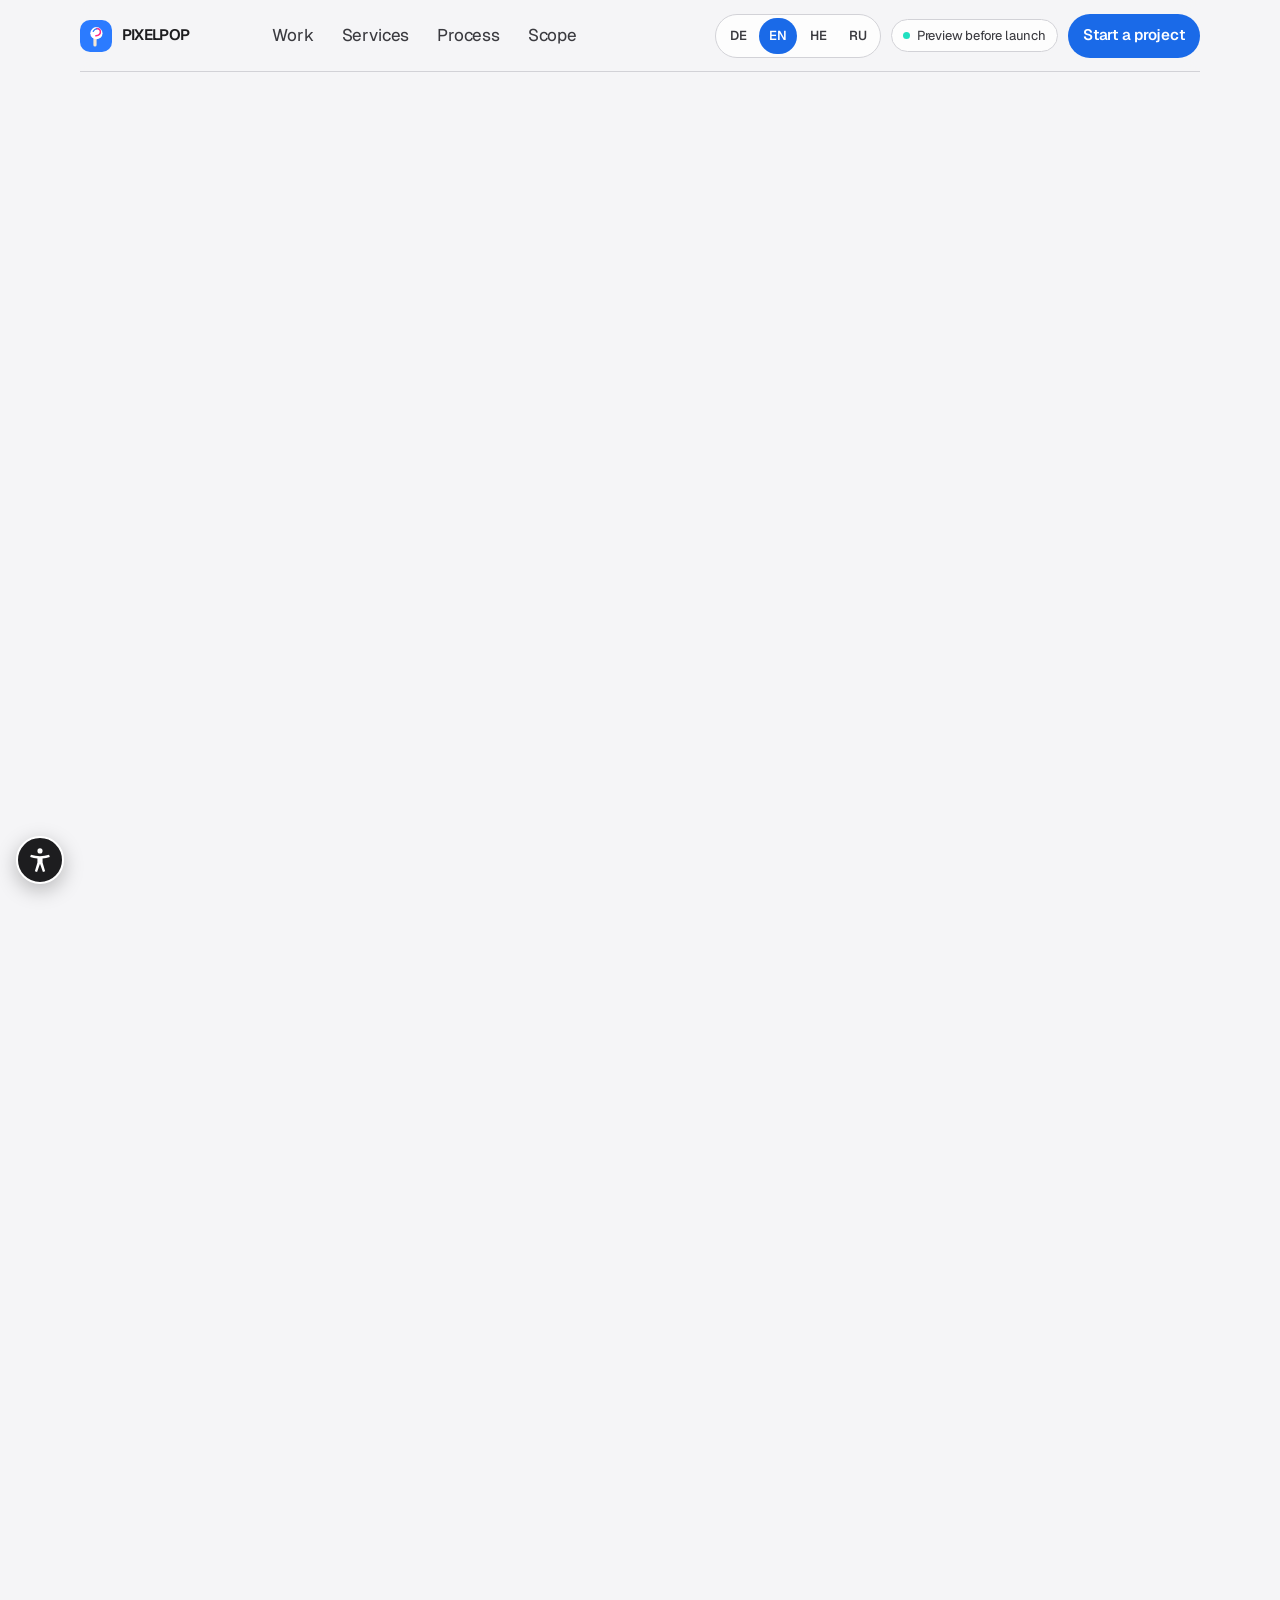
<file: web-design-vienna/index.html>
<!doctype html>
<html lang="en" class="no-js">
<head>
  <meta charset="utf-8">
  <meta http-equiv="Content-Security-Policy" content="default-src 'self'; base-uri 'self'; object-src 'none'; script-src 'self'; style-src 'self'; img-src 'self' data:; font-src 'self'; media-src 'self'; connect-src 'none'; form-action 'self' mailto:; frame-src 'none'; worker-src 'none'; upgrade-insecure-requests">
  <meta name="referrer" content="strict-origin-when-cross-origin">
  <meta name="viewport" content="width=device-width, initial-scale=1, viewport-fit=cover">
  <link rel="stylesheet" href="../assets/a11y/a11y.css?v=20261119-a11y">
  <script src="../assets/a11y/a11y.js?v=20261119-a11y" data-site="pixelpop" data-statement="../accessibility.html"></script>
  <script src="../assets/i18n/i18n.js?v=20261119-a11y" data-page="web-design-vienna" data-src-lang="en"></script>
  <title>Web Design Vienna | PIXELPOP</title>
  <meta name="description" content="PIXELPOP designs and builds modern, mobile-friendly websites for businesses in Vienna — new sites, redesigns and online stores, with a live preview before launch.">
  <meta name="color-scheme" content="light dark">
  <meta name="theme-color" media="(prefers-color-scheme: light)" content="#f5f5f7">
  <meta name="theme-color" media="(prefers-color-scheme: dark)" content="#050507">
  <link rel="canonical" href="https://amireven-crypto.github.io/site-drop/web-design-vienna/">
  <link rel="alternate" hreflang="de" href="https://amireven-crypto.github.io/site-drop/web-design-vienna/?lang=de">
  <link rel="alternate" hreflang="en" href="https://amireven-crypto.github.io/site-drop/web-design-vienna/">
  <link rel="alternate" hreflang="he" href="https://amireven-crypto.github.io/site-drop/web-design-vienna/?lang=he">
  <link rel="alternate" hreflang="ru" href="https://amireven-crypto.github.io/site-drop/web-design-vienna/?lang=ru">
  <link rel="alternate" hreflang="x-default" href="https://amireven-crypto.github.io/site-drop/web-design-vienna/">
  <meta property="og:type" content="website">
  <meta property="og:locale" content="en_US">
  <meta property="og:locale:alternate" content="de_AT">
  <meta property="og:locale:alternate" content="he_IL">
  <meta property="og:locale:alternate" content="ru_RU">
  <meta property="og:site_name" content="PIXELPOP">
  <meta property="og:title" content="Web Design Vienna | PIXELPOP">
  <meta property="og:description" content="PIXELPOP designs and builds modern, mobile-friendly websites for businesses in Vienna — new sites, redesigns and online stores, with a live preview before launch.">
  <meta property="og:url" content="https://amireven-crypto.github.io/site-drop/web-design-vienna/">
  <meta property="og:image" content="https://amireven-crypto.github.io/site-drop/assets/brand/og-image.png?v=20261113">
  <meta property="og:image:width" content="1200">
  <meta property="og:image:height" content="630">
  <meta property="og:image:alt" content="PIXELPOP — lollipop wordmark and a glass droplet with a tiny website inside">
  <meta name="twitter:card" content="summary_large_image">
  <meta name="twitter:title" content="Web Design Vienna | PIXELPOP">
  <meta name="twitter:description" content="Web design in Vienna by PIXELPOP: modern, mobile-friendly websites, with a preview before launch.">
  <meta name="twitter:image" content="https://amireven-crypto.github.io/site-drop/assets/brand/og-image.png?v=20261113">
  <meta name="twitter:image:alt" content="PIXELPOP — lollipop wordmark and a glass droplet with a tiny website inside">
  <link rel="icon" href="../favicon.ico" sizes="48x48">
  <link rel="icon" href="../assets/brand/favicon.svg?ver=20261113-qa" type="image/svg+xml">
  <link rel="icon" href="../assets/brand/favicon-32.png?ver=20261113-qa" sizes="32x32" type="image/png">
  <link rel="apple-touch-icon" href="../assets/brand/apple-touch-icon.png?ver=20261113-qa">
  <link rel="preload" href="../assets/fonts/geist-latin.woff2" as="font" type="font/woff2" crossorigin>
  <link rel="preload" href="../assets/fonts/instrument-serif-italic.woff2" as="font" type="font/woff2" crossorigin>
  <link rel="stylesheet" href="../assets/css/tokens.css?v=20261119-a11y">
  <link rel="stylesheet" href="../assets/css/site.css?v=20261119-a11y">
  <link rel="stylesheet" href="../assets/css/landing.css?v=20261119-a11y">
  <script src="../assets/js/boot.js?v=20261119-compliance"></script>
  <script type="application/ld+json">
{
  "@context": "https://schema.org",
  "@graph": [
    {
      "@type": "ProfessionalService",
      "@id": "https://amireven-crypto.github.io/site-drop/#studio",
      "name": "PIXELPOP",
      "url": "https://amireven-crypto.github.io/site-drop/",
      "email": "pixelpopsite@gmail.com",
      "image": "https://amireven-crypto.github.io/site-drop/assets/brand/og-image.png",
      "logo": "https://amireven-crypto.github.io/site-drop/assets/brand/pixelpop-wordmark-on-light.svg",
      "description": "PIXELPOP designs and builds modern, mobile-friendly websites for businesses in Vienna: new sites, redesigns and online stores, with booking, maps and tap-to-call where needed.",
      "areaServed": [
        {
          "@type": "City",
          "name": "Vienna"
        },
        {
          "@type": "Country",
          "name": "Austria"
        }
      ],
      "knowsLanguage": [
        "en",
        "de",
        "he",
        "ru"
      ],
      "serviceType": [
        "Web design",
        "Website redesign",
        "Online store design"
      ]
    },
    {
      "@type": "Service",
      "name": "Web design Vienna",
      "url": "https://amireven-crypto.github.io/site-drop/web-design-vienna/",
      "provider": {
        "@id": "https://amireven-crypto.github.io/site-drop/#studio"
      },
      "areaServed": [
        {
          "@type": "City",
          "name": "Vienna"
        },
        {
          "@type": "Country",
          "name": "Austria"
        }
      ],
      "inLanguage": [
        "de",
        "en",
        "he",
        "ru"
      ]
    },
    {
      "@type": "BreadcrumbList",
      "itemListElement": [
        {
          "@type": "ListItem",
          "position": 1,
          "name": "PIXELPOP",
          "item": "https://amireven-crypto.github.io/site-drop/"
        },
        {
          "@type": "ListItem",
          "position": 2,
          "name": "Web design Vienna",
          "item": "https://amireven-crypto.github.io/site-drop/web-design-vienna/"
        }
      ]
    },
    {
      "@type": "WebPage",
      "@id": "https://amireven-crypto.github.io/site-drop/web-design-vienna/",
      "url": "https://amireven-crypto.github.io/site-drop/web-design-vienna/",
      "name": "Web Design Vienna | PIXELPOP",
      "description": "PIXELPOP designs and builds modern, mobile-friendly websites for businesses in Vienna — new sites, redesigns and online stores, with a live preview before launch.",
      "inLanguage": "en",
      "isPartOf": {
        "@type": "WebSite",
        "name": "PIXELPOP",
        "url": "https://amireven-crypto.github.io/site-drop/"
      },
      "about": {
        "@id": "https://amireven-crypto.github.io/site-drop/#studio"
      }
    }
  ]
}
  </script>
</head>
<body class="landing">
  <a class="skip" href="#main">Skip to main content</a>

  <header class="nav">
    <div class="wrap nav-bar">
      <a class="logo" href="../" aria-label="PIXELPOP — home">
        <svg class="mark" viewBox="0 0 32 32" aria-hidden="true" focusable="false">
          <rect width="32" height="32" rx="10" fill="#2B7BFF"/>
          <rect x="13.4" y="14.2" width="3.2" height="12.4" rx="1.6" fill="#F3E6D4"/>
          <circle cx="16.4" cy="13.2" r="6.1" fill="#fff"/>
          <path d="M16.4 8.6c2.4 0 4 1.4 4 3.3 0 2.6-2.3 3.5-4.5 3.9" fill="none" stroke="#FF2D8A" stroke-width="1.5" stroke-linecap="round"/>
          <path d="M13.2 11.4c.9-1.7 2.1-2.6 3.6-2.6" fill="none" stroke="#2B7BFF" stroke-width="1.2" stroke-linecap="round"/>
        </svg>
        <span class="logo-word">PIXELPOP</span>
      </a>
      <nav class="links-desk" aria-label="Main">
        <a href="../index.html#work">Work</a>
        <a href="../index.html#services">Services</a>
        <a href="../index.html#process">Process</a>
        <a href="../index.html#scope">Scope</a>
      </nav>
      <div class="nav-end">
        <div class="lang lang-desk" role="group" aria-label="Language">
          <button type="button" data-set-lang="de" lang="de" aria-label="DE – Deutsch">DE</button>
          <button type="button" data-set-lang="en" lang="en" aria-label="EN – English">EN</button>
          <button type="button" data-set-lang="he" lang="he" aria-label="HE – עברית">HE</button>
          <button type="button" data-set-lang="ru" lang="ru" aria-label="RU – Русский">RU</button>
        </div>
        <p class="status"><b></b> Preview before launch</p>
        <a class="btn primary sm" href="#contact">Start a project</a>
        <button class="burger" type="button" aria-label="Open menu" aria-expanded="false" aria-controls="menu">
          <span></span><span></span><span></span>
        </button>
      </div>
    </div>
  </header>
  <nav class="menu" id="menu" aria-label="Mobile">
    <div class="lang lang-menu" role="group" aria-label="Language">
        <button type="button" data-set-lang="de" lang="de" aria-label="DE – Deutsch">DE</button>
        <button type="button" data-set-lang="en" lang="en" aria-label="EN – English">EN</button>
        <button type="button" data-set-lang="he" lang="he" aria-label="HE – עברית">HE</button>
        <button type="button" data-set-lang="ru" lang="ru" aria-label="RU – Русский">RU</button>
      </div>
    <a href="../index.html#work">Work</a>
    <a href="../index.html#services">Services</a>
    <a href="../index.html#process">Process</a>
    <a href="../index.html#scope">Scope</a>
    <a href="#contact">Start a project</a>
  </nav>

  <main id="main" class="page" tabindex="-1">
    <section class="landing-hero" aria-labelledby="hero-h">
      <div class="wrap hero-copy settle">
        <nav aria-label="Breadcrumb">
          <ol class="crumb">
            <li><a href="../">Home</a></li>
            <li><span aria-current="page">Web design Vienna</span></li>
          </ol>
        </nav>
        <p class="kicker">PIXELPOP · Vienna</p>
        <h1 id="hero-h">Web design in Vienna that works on a phone and a desktop</h1>
        <p class="landing-lede">PIXELPOP is a web design studio for businesses in Vienna and beyond. The work covers new websites, redesigns and online stores, with booking, maps and tap-to-call when the business needs them. You review a live preview on your own phone and computer before anything goes public.</p>
        <div class="ctas">
          <a class="btn primary" href="#contact">Start a project <span aria-hidden="true">→</span></a>
          <a class="btn ghost" href="mailto:pixelpopsite@gmail.com?subject=Web design Vienna">pixelpopsite@gmail.com</a>
        </div>
      </div>
    </section>

    <section class="wrap settle">
      <div class="prose">
        <h2>A studio that shows the work live</h2>
          <p>If you search for a web designer in Vienna, you should be able to open real pages, not only a mood board. PIXELPOP publishes live demos. The Barber Crew is a redesign concept for a barbershop in Vienna’s 2nd district, with a price list, Treatwell booking, tap-to-call and directions in Google Maps and Apple Maps. FreshDrop Shop is a demo store with product pages, a cart and EU legal page templates, and no real orders or payments. IKG Wien is a concept redesign of a multilingual community site, clearly labelled as a concept, not an official site.</p>
          <p>There is no rate card and no invented testimonials on this website. Scope is quoted after you have seen a preview. Contact is by email only, at pixelpopsite@gmail.com.</p>
        <h2>English, German, Hebrew and Russian</h2>
          <p>The PIXELPOP site itself, and several of the demos, can be read in more than one language. If your business in Vienna serves visitors or residents who switch between languages, that can be built into the site from the start, with a language switch that changes the text and leaves the layout alone.</p>
      </div>
      <h2 class="mt">What is included</h2>
      <ul class="feature-grid">
          <li><h3>New website</h3><p>Designed for the brand, built from the ground up for the business.</p></li>
          <li><h3>Redesign</h3><p>Your words and photos can stay; the site gets a fresh, modern look.</p></li>
          <li><h3>Online store</h3><p>Product pages, categories, bundles and a cart when you sell goods.</p></li>
          <li><h3>Preview before launch</h3><p>A live link on your own device, then launch on your domain if you have one.</p></li>
      </ul>
    </section>

    <section class="wrap settle" aria-labelledby="ex-h">
      <h2 id="ex-h">Live examples</h2>
      <div class="work-tease">
        <article>
          <div>
            <p class="kicker">Redesign concept · Barbershop · Vienna</p>
            <h3>The Barber Crew</h3>
            <p>A modern redesign of a barbershop website in Vienna’s 2nd district, with booking, maps and tap-to-call.</p>
            <div class="ctas"><a class="btn primary sm" href="https://amireven-crypto.github.io/demo-barber-crew-monday/" target="_blank" rel="noopener">View live demo <span aria-hidden="true">↗</span></a><a class="btn ghost sm" href="https://barber-crew.at/" target="_blank" rel="noopener">Original site <span aria-hidden="true">↗</span></a></div>
            <p class="note">Concept demo, made to show the shop what a redesign could look like.</p>
          </div>
          <a href="https://amireven-crypto.github.io/demo-barber-crew-monday/" target="_blank" rel="noopener">
            <img src="../assets/work/barbercrew-desktop.webp?ver=20261118-perf" width="1440" height="900" alt="The Barber Crew redesign — desktop homepage with a deep-blue dotted hero, booking buttons and a haircut photo" loading="lazy" decoding="async">
          </a>
        </article>        <article>
          <div>
            <p class="kicker">E-commerce · Demo store</p>
            <h3>FreshDrop Shop</h3>
            <p>A complete demo online store with product pages, a cart, bundles and legal page templates.</p>
            <div class="ctas"><a class="btn primary sm" href="https://amireven-crypto.github.io/freshdrop/" target="_blank" rel="noopener">View live store <span aria-hidden="true">↗</span></a></div>
            <p class="note">Demo store. No real orders or payments.</p>
          </div>
          <a href="https://amireven-crypto.github.io/freshdrop/" target="_blank" rel="noopener">
            <img src="../assets/work/freshdrop-desktop.webp?ver=20261118-perf" width="1440" height="900" alt="FreshDrop Shop — desktop homepage of the demo online store" loading="lazy" decoding="async">
          </a>
        </article>
      </div>
    </section>

    <section class="wrap settle" aria-labelledby="proc-h">
      <h2 id="proc-h">How a project runs</h2>
      <ol class="steps">
          <li><strong>Brief</strong><span>You say what the business needs, and send existing copy or the current website if there is one.</span></li>
          <li><strong>Design</strong><span>The site is designed for phone and desktop — readable text, large buttons, a look that fits the brand.</span></li>
          <li><strong>Preview</strong><span>You open a live link on your own device before anything goes public.</span></li>
          <li><strong>Launch</strong><span>When you say yes, the site goes live — on your own domain if you have one.</span></li>
      </ol>
    </section>

    <section class="wrap settle" aria-labelledby="more-h">
      <h2 id="more-h">More topics</h2>
      <ul class="related">
          <li><a href="../webdesign-wien/"><strong>Webdesign Wien</strong><span>The German-language page for web design in Vienna.</span></a></li>
          <li><a href="../website-erstellen-lassen-wien/"><strong>Have a website made</strong><span>When you want a new site built for you.</span></a></li>
          <li><a href="../website-redesign-wien/"><strong>Website redesign</strong><span>When a current site should be renewed.</span></a></li>
          <li><a href="../onlineshop-erstellen-wien/"><strong>Online stores</strong><span>When the project is a shop with a cart.</span></a></li>
      </ul>
    </section>

    <section id="contact" aria-labelledby="ct-h">
      <div class="wrap close-grid">
        <div class="aside-card settle">
          <svg class="mark mark-lg" viewBox="0 0 32 32" aria-hidden="true">
            <rect width="32" height="32" rx="10" fill="#2B7BFF"/>
            <rect x="13.4" y="14.2" width="3.2" height="12.4" rx="1.6" fill="#F3E6D4"/>
            <circle cx="16.4" cy="13.2" r="6.1" fill="#fff"/>
            <path d="M16.4 8.6c2.4 0 4 1.4 4 3.3 0 2.6-2.3 3.5-4.5 3.9" fill="none" stroke="#FF2D8A" stroke-width="1.5" stroke-linecap="round"/>
          </svg>
          <h2>A live preview before anything goes public.</h2>
          <p class="sub">Phone, desktop, and your own domain if you have one.</p>
        </div>
        <div class="form-card settle">
          <p class="fine">what now</p>
          <h2 id="ct-h">Let’s make your site <em>fresh.</em></h2>
          <p>Send a message with your business name and current website (if you have one).</p>
          <form id="contact-form" action="mailto:pixelpopsite@gmail.com" method="post" enctype="text/plain">
            <label><span class="label-line">Business name <span class="field-flag">Required</span></span>
              <input name="business" type="text" autocomplete="organization" required maxlength="120">
            </label>
            <label><span class="label-line">Email <span class="field-flag">Required</span></span>
              <input name="email" type="email" autocomplete="email" required maxlength="120" placeholder="you@the-business.com">
            </label>
            <label><span class="label-line">Current website, if you have one <span class="field-flag">Optional</span></span>
              <input name="site" type="url" inputmode="url" dir="ltr" placeholder="https://" maxlength="200">
            </label>
            <p class="form-error" id="form-error" role="alert"></p>
            <div class="form-row">
              <button class="btn dark" type="submit">Start a project</button>
              <a href="mailto:pixelpopsite@gmail.com?subject=Web design Vienna">pixelpopsite@gmail.com</a>
            </div>
          </form>
          <p class="fine privacy-note">This form opens your email app. Nothing is stored on this site. To ask us to delete a message you sent, email pixelpopsite@gmail.com.</p>
          <div class="contacts">
            <p><span class="fine">Instagram</span><br><span class="ph">[Your Instagram]</span></p>
          </div>
        </div>
      </div>
    </section>
  </main>

  <footer class="foot">
    <div class="wrap">
      <div class="foot-grid">
        <div>
          <a class="logo" href="../" aria-label="PIXELPOP — home">
            <picture>
              <source srcset="../assets/brand/pixelpop-wordmark.svg?ver=20261113-dark" media="(prefers-color-scheme: dark)">
              <img class="wordmark" src="../assets/brand/pixelpop-wordmark-on-light.svg?ver=20261113-dark" width="168" height="39" alt="PIXELPOP">
            </picture>
          </a>
          <p class="fine mt">Modern, mobile-friendly websites for businesses in Vienna and beyond.</p>
        </div>
        <div>
          <h2>Visit</h2>
          <ul>
            <li><a href="../index.html#work">Work</a></li>
            <li><a href="../index.html#services">Services</a></li>
            <li><a href="../index.html#process">Process</a></li>
            <li><a href="../index.html#scope">Scope</a></li>
            <li><a href="#contact">Contact</a></li>
          </ul>
        </div>
        <div>
          <h2>Studio</h2>
          <ul>
            <li><a href="mailto:pixelpopsite@gmail.com">pixelpopsite@gmail.com</a></li>
            <li><span class="ph">[Your Instagram]</span></li>
          </ul>
        </div>
        <div>
          <h2>This site</h2>
          <ul>
            <li><a href="../design-system.html">Design system</a></li>
            <li><a href="../accessibility.html">Accessibility statement</a></li>
            <li><a href="../privacy.html">Privacy policy</a></li>
          </ul>
        </div>
      </div>
      <nav class="foot-topics" aria-label="Topics">
        <p class="fine">Topics</p>
        <ul>
        <li><a href="../webdesign-wien/">Webdesign Wien</a></li>
        <li><a href="../website-erstellen-lassen-wien/">Website erstellen lassen</a></li>
        <li><a href="../website-redesign-wien/">Website Redesign Wien</a></li>
        <li><a href="../restaurant-website-wien/">Restaurant-Website Wien</a></li>
        <li><a href="../friseur-website-wien/">Friseur-Website Wien</a></li>
        <li><a href="../onlineshop-erstellen-wien/">Onlineshop erstellen lassen</a></li>
        <li><a href="../web-design-vienna/" aria-current="page">Web design Vienna</a></li>
        </ul>
      </nav>
      <div class="legal">
        <p>© <span id="yr">2026</span> PIXELPOP · <span class="ph">[Your name / company]</span></p>
        <p>Preview before launch · Phone and desktop</p>
      </div>
      <p class="legal-extra">Designed and built with AI assistance.</p>
    </div>
  </footer>

  <script src="../assets/i18n/apply.js?v=20261119-a11y"></script>
  <script src="../assets/js/landing.js?v=20261119-a11y"></script>
  <script src="../assets/js/site.js?v=20261119-a11y"></script>
</body>
</html>
</file>
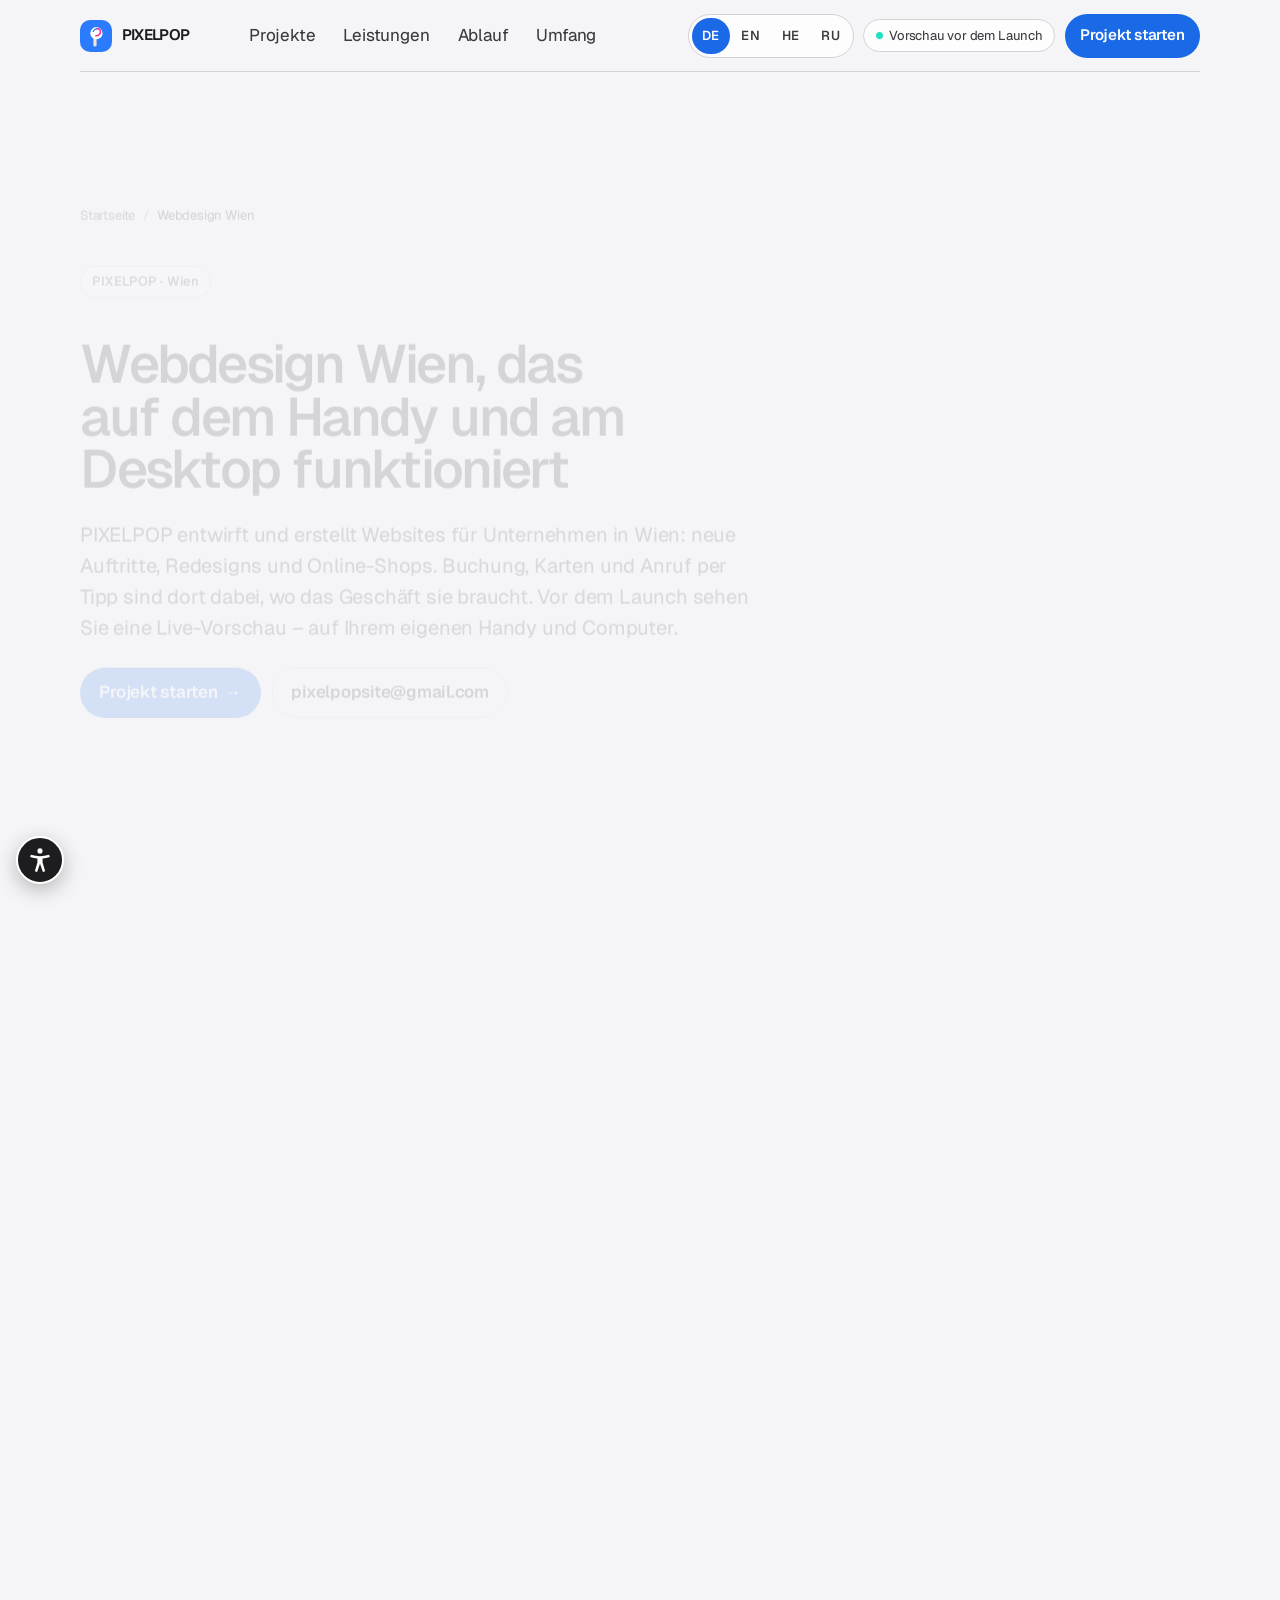
<file: webdesign-wien/index.html>
<!doctype html>
<html lang="de" class="no-js">
<head>
  <meta charset="utf-8">
  <meta http-equiv="Content-Security-Policy" content="default-src 'self'; base-uri 'self'; object-src 'none'; script-src 'self'; style-src 'self'; img-src 'self' data:; font-src 'self'; media-src 'self'; connect-src 'none'; form-action 'self' mailto:; frame-src 'none'; worker-src 'none'; upgrade-insecure-requests">
  <meta name="referrer" content="strict-origin-when-cross-origin">
  <meta name="viewport" content="width=device-width, initial-scale=1, viewport-fit=cover">
  <link rel="stylesheet" href="../assets/a11y/a11y.css?v=20261119-a11y">
  <script src="../assets/a11y/a11y.js?v=20261119-a11y" data-site="pixelpop" data-statement="../accessibility.html"></script>
  <script src="../assets/i18n/i18n.js?v=20261119-a11y" data-page="webdesign-wien" data-src-lang="de"></script>
  <title>Webdesign Wien | PIXELPOP</title>
  <meta name="description" content="PIXELPOP gestaltet modernes Webdesign in Wien: mobilfreundliche Websites für Unternehmen – neue Sites, Redesigns und Online-Shops, mit Live-Vorschau vor dem Launch.">
  <meta name="color-scheme" content="light dark">
  <meta name="theme-color" media="(prefers-color-scheme: light)" content="#f5f5f7">
  <meta name="theme-color" media="(prefers-color-scheme: dark)" content="#050507">
  <link rel="canonical" href="https://amireven-crypto.github.io/site-drop/webdesign-wien/">
  <link rel="alternate" hreflang="de" href="https://amireven-crypto.github.io/site-drop/webdesign-wien/">
  <link rel="alternate" hreflang="en" href="https://amireven-crypto.github.io/site-drop/webdesign-wien/?lang=en">
  <link rel="alternate" hreflang="he" href="https://amireven-crypto.github.io/site-drop/webdesign-wien/?lang=he">
  <link rel="alternate" hreflang="ru" href="https://amireven-crypto.github.io/site-drop/webdesign-wien/?lang=ru">
  <link rel="alternate" hreflang="x-default" href="https://amireven-crypto.github.io/site-drop/webdesign-wien/">
  <meta property="og:type" content="website">
  <meta property="og:locale" content="de_AT">
  <meta property="og:locale:alternate" content="en_US">
  <meta property="og:locale:alternate" content="he_IL">
  <meta property="og:locale:alternate" content="ru_RU">
  <meta property="og:site_name" content="PIXELPOP">
  <meta property="og:title" content="Webdesign Wien | PIXELPOP">
  <meta property="og:description" content="PIXELPOP gestaltet modernes Webdesign in Wien: mobilfreundliche Websites für Unternehmen – neue Sites, Redesigns und Online-Shops, mit Live-Vorschau vor dem Launch.">
  <meta property="og:url" content="https://amireven-crypto.github.io/site-drop/webdesign-wien/">
  <meta property="og:image" content="https://amireven-crypto.github.io/site-drop/assets/brand/og-image.png?v=20261113">
  <meta property="og:image:width" content="1200">
  <meta property="og:image:height" content="630">
  <meta property="og:image:alt" content="PIXELPOP — lollipop wordmark and a glass droplet with a tiny website inside">
  <meta name="twitter:card" content="summary_large_image">
  <meta name="twitter:title" content="Webdesign Wien | PIXELPOP">
  <meta name="twitter:description" content="Webdesign Wien von PIXELPOP: moderne, mobilfreundliche Websites für Unternehmen, mit Vorschau vor dem Launch.">
  <meta name="twitter:image" content="https://amireven-crypto.github.io/site-drop/assets/brand/og-image.png?v=20261113">
  <meta name="twitter:image:alt" content="PIXELPOP — lollipop wordmark and a glass droplet with a tiny website inside">
  <link rel="icon" href="../favicon.ico" sizes="48x48">
  <link rel="icon" href="../assets/brand/favicon.svg?ver=20261113-qa" type="image/svg+xml">
  <link rel="icon" href="../assets/brand/favicon-32.png?ver=20261113-qa" sizes="32x32" type="image/png">
  <link rel="apple-touch-icon" href="../assets/brand/apple-touch-icon.png?ver=20261113-qa">
  <link rel="preload" href="../assets/fonts/geist-latin.woff2" as="font" type="font/woff2" crossorigin>
  <link rel="preload" href="../assets/fonts/instrument-serif-italic.woff2" as="font" type="font/woff2" crossorigin>
  <link rel="stylesheet" href="../assets/css/tokens.css?v=20261119-a11y">
  <link rel="stylesheet" href="../assets/css/site.css?v=20261119-a11y">
  <link rel="stylesheet" href="../assets/css/landing.css?v=20261119-a11y">
  <script src="../assets/js/boot.js?v=20261119-compliance"></script>
  <script type="application/ld+json">
{
  "@context": "https://schema.org",
  "@graph": [
    {
      "@type": "ProfessionalService",
      "@id": "https://amireven-crypto.github.io/site-drop/#studio",
      "name": "PIXELPOP",
      "url": "https://amireven-crypto.github.io/site-drop/",
      "email": "pixelpopsite@gmail.com",
      "image": "https://amireven-crypto.github.io/site-drop/assets/brand/og-image.png",
      "logo": "https://amireven-crypto.github.io/site-drop/assets/brand/pixelpop-wordmark-on-light.svg",
      "description": "PIXELPOP designs and builds modern, mobile-friendly websites for businesses in Vienna: new sites, redesigns and online stores, with booking, maps and tap-to-call where needed.",
      "areaServed": [
        {
          "@type": "City",
          "name": "Vienna"
        },
        {
          "@type": "Country",
          "name": "Austria"
        }
      ],
      "knowsLanguage": [
        "en",
        "de",
        "he",
        "ru"
      ],
      "serviceType": [
        "Web design",
        "Website redesign",
        "Online store design"
      ]
    },
    {
      "@type": "Service",
      "name": "Webdesign Wien",
      "url": "https://amireven-crypto.github.io/site-drop/webdesign-wien/",
      "provider": {
        "@id": "https://amireven-crypto.github.io/site-drop/#studio"
      },
      "areaServed": [
        {
          "@type": "City",
          "name": "Vienna"
        },
        {
          "@type": "Country",
          "name": "Austria"
        }
      ],
      "inLanguage": [
        "de",
        "en",
        "he",
        "ru"
      ]
    },
    {
      "@type": "BreadcrumbList",
      "itemListElement": [
        {
          "@type": "ListItem",
          "position": 1,
          "name": "PIXELPOP",
          "item": "https://amireven-crypto.github.io/site-drop/"
        },
        {
          "@type": "ListItem",
          "position": 2,
          "name": "Webdesign Wien",
          "item": "https://amireven-crypto.github.io/site-drop/webdesign-wien/"
        }
      ]
    },
    {
      "@type": "WebPage",
      "@id": "https://amireven-crypto.github.io/site-drop/webdesign-wien/",
      "url": "https://amireven-crypto.github.io/site-drop/webdesign-wien/",
      "name": "Webdesign Wien | PIXELPOP",
      "description": "PIXELPOP gestaltet modernes Webdesign in Wien: mobilfreundliche Websites für Unternehmen – neue Sites, Redesigns und Online-Shops, mit Live-Vorschau vor dem Launch.",
      "inLanguage": "de",
      "isPartOf": {
        "@type": "WebSite",
        "name": "PIXELPOP",
        "url": "https://amireven-crypto.github.io/site-drop/"
      },
      "about": {
        "@id": "https://amireven-crypto.github.io/site-drop/#studio"
      }
    }
  ]
}
  </script>
</head>
<body class="landing">
  <a class="skip" href="#main">Zum Inhalt springen</a>

  <header class="nav">
    <div class="wrap nav-bar">
      <a class="logo" href="../" aria-label="PIXELPOP – Startseite">
        <svg class="mark" viewBox="0 0 32 32" aria-hidden="true" focusable="false">
          <rect width="32" height="32" rx="10" fill="#2B7BFF"/>
          <rect x="13.4" y="14.2" width="3.2" height="12.4" rx="1.6" fill="#F3E6D4"/>
          <circle cx="16.4" cy="13.2" r="6.1" fill="#fff"/>
          <path d="M16.4 8.6c2.4 0 4 1.4 4 3.3 0 2.6-2.3 3.5-4.5 3.9" fill="none" stroke="#FF2D8A" stroke-width="1.5" stroke-linecap="round"/>
          <path d="M13.2 11.4c.9-1.7 2.1-2.6 3.6-2.6" fill="none" stroke="#2B7BFF" stroke-width="1.2" stroke-linecap="round"/>
        </svg>
        <span class="logo-word">PIXELPOP</span>
      </a>
      <nav class="links-desk" aria-label="Hauptmenü">
        <a href="../index.html#work">Projekte</a>
        <a href="../index.html#services">Leistungen</a>
        <a href="../index.html#process">Ablauf</a>
        <a href="../index.html#scope">Umfang</a>
      </nav>
      <div class="nav-end">
        <div class="lang lang-desk" role="group" aria-label="Sprache">
          <button type="button" data-set-lang="de" lang="de" aria-label="DE – Deutsch">DE</button>
          <button type="button" data-set-lang="en" lang="en" aria-label="EN – English">EN</button>
          <button type="button" data-set-lang="he" lang="he" aria-label="HE – עברית">HE</button>
          <button type="button" data-set-lang="ru" lang="ru" aria-label="RU – Русский">RU</button>
        </div>
        <p class="status"><b></b> Vorschau vor dem Launch</p>
        <a class="btn primary sm" href="#contact">Projekt starten</a>
        <button class="burger" type="button" aria-label="Menü öffnen" aria-expanded="false" aria-controls="menu">
          <span></span><span></span><span></span>
        </button>
      </div>
    </div>
  </header>
  <nav class="menu" id="menu" aria-label="Mobiles Menü">
    <div class="lang lang-menu" role="group" aria-label="Sprache">
        <button type="button" data-set-lang="de" lang="de" aria-label="DE – Deutsch">DE</button>
        <button type="button" data-set-lang="en" lang="en" aria-label="EN – English">EN</button>
        <button type="button" data-set-lang="he" lang="he" aria-label="HE – עברית">HE</button>
        <button type="button" data-set-lang="ru" lang="ru" aria-label="RU – Русский">RU</button>
      </div>
    <a href="../index.html#work">Projekte</a>
    <a href="../index.html#services">Leistungen</a>
    <a href="../index.html#process">Ablauf</a>
    <a href="../index.html#scope">Umfang</a>
    <a href="#contact">Projekt starten</a>
  </nav>

  <main id="main" class="page" tabindex="-1">
    <section class="landing-hero" aria-labelledby="hero-h">
      <div class="wrap hero-copy settle">
        <nav aria-label="Navigationspfad">
          <ol class="crumb">
            <li><a href="../">Startseite</a></li>
            <li><span aria-current="page">Webdesign Wien</span></li>
          </ol>
        </nav>
        <p class="kicker">PIXELPOP · Wien</p>
        <h1 id="hero-h">Webdesign Wien, das auf dem Handy und am Desktop funktioniert</h1>
        <p class="landing-lede">PIXELPOP entwirft und erstellt Websites für Unternehmen in Wien: neue Auftritte, Redesigns und Online-Shops. Buchung, Karten und Anruf per Tipp sind dort dabei, wo das Geschäft sie braucht. Vor dem Launch sehen Sie eine Live-Vorschau – auf Ihrem eigenen Handy und Computer.</p>
        <div class="ctas">
          <a class="btn primary" href="#contact">Projekt starten <span aria-hidden="true">→</span></a>
          <a class="btn ghost" href="mailto:pixelpopsite@gmail.com?subject=Webdesign Wien">pixelpopsite@gmail.com</a>
        </div>
      </div>
    </section>

    <section class="wrap settle">
      <div class="prose">
        <h2>Webdesign, das zum Unternehmen passt</h2>
          <p>Viele Unternehmen in Wien brauchen keine große Kampagnenseite und kein unnötiges Beiwerk. Sie brauchen eine Website, die auf dem Handy gut lesbar ist, die wichtigsten Angaben zeigt und Besuchern den nächsten Schritt leicht macht: anrufen, den Weg finden, einen Termin buchen oder schreiben.</p>
          <p>Genau darin besteht die Arbeit von PIXELPOP. Der Auftritt wird zur Marke passend gestaltet, für Telefon und Desktop gebaut und erst öffentlich, wenn Sie die Vorschau gesehen und zugestimmt haben. Es gibt keine Preisliste auf dieser Website; der Umfang wird nach der Vorschau besprochen.</p>
        <h2>Drei Live-Beispiele, die Sie öffnen können</h2>
          <p>Auf der PIXELPOP-Startseite stehen drei Projekte, die schon online sind. The Barber Crew ist ein Redesign-Konzept für einen Barbershop im 2. Wiener Gemeindebezirk, mit Preisliste, Online-Buchung über Treatwell, Anruf per Tipp und Wegbeschreibung in Google Maps und Apple Maps. FreshDrop Shop ist ein Demo-Onlineshop mit Produktseiten, Warenkorb und rechtlichen Seitenvorlagen – ohne echte Bestellungen oder Zahlungen. IKG Wien ist ein Konzept-Redesign der Website der Israelitischen Kultusgemeinde Wien: mehrsprachig, barrierearm und gut lesbar, ausdrücklich als Konzept und nicht als offizielle Seite gekennzeichnet.</p>
      </div>
      <h2 class="mt">Was dazu gehört</h2>
      <ul class="feature-grid">
          <li><h3>Neue Website</h3><p>Ein Auftritt, der zur Marke passt, von Grund auf für das Unternehmen gebaut.</p></li>
          <li><h3>Redesign</h3><p>Ihre Inhalte können bleiben. Die Seite bekommt ein frisches, modernes Erscheinungsbild.</p></li>
          <li><h3>Online-Shop</h3><p>Produktseiten, Kategorien, Bundles und ein Warenkorb, wenn das Geschäft Waren verkauft.</p></li>
          <li><h3>Nützliche Funktionen</h3><p>Buchung, Karten und Anruf per Tipp – dort, wo sie gebraucht werden.</p></li>
      </ul>
    </section>

    <section class="wrap settle" aria-labelledby="ex-h">
      <h2 id="ex-h">Live-Beispiele</h2>
      <div class="work-tease">
        <article>
          <div>
            <p class="kicker">Redesign-Konzept · Barbershop · Wien</p>
            <h3>The Barber Crew</h3>
            <p>Ein modernes Redesign einer Barbershop-Website im 2. Bezirk: Preisliste, Treatwell-Buchung, Anruf per Tipp und Karten.</p>
            <div class="ctas"><a class="btn primary sm" href="https://amireven-crypto.github.io/demo-barber-crew-monday/" target="_blank" rel="noopener">Live-Demo ansehen <span aria-hidden="true">↗</span></a><a class="btn ghost sm" href="https://barber-crew.at/" target="_blank" rel="noopener">Originalseite <span aria-hidden="true">↗</span></a></div>
            <p class="note">Konzept-Demo, um dem Salon zu zeigen, wie ein Redesign aussehen könnte.</p>
          </div>
          <a href="https://amireven-crypto.github.io/demo-barber-crew-monday/" target="_blank" rel="noopener">
            <img src="../assets/work/barbercrew-desktop.webp?ver=20261118-perf" width="1440" height="900" alt="The Barber Crew Redesign – Startseite am Desktop mit tiefblauem Hero, Buchungsbuttons und einem Haarschnittfoto" loading="lazy" decoding="async">
          </a>
        </article>
      </div>
    </section>

    <section class="wrap settle" aria-labelledby="proc-h">
      <h2 id="proc-h">So läuft ein Projekt</h2>
      <ol class="steps">
          <li><strong>Briefing</strong><span>Sie erzählen, was das Unternehmen braucht, und schicken vorhandene Texte oder die aktuelle Website, wenn es eine gibt.</span></li>
          <li><strong>Design</strong><span>Die Website wird für Handy und Desktop gestaltet – lesbarer Text, große Schaltflächen, ein Auftritt, der zur Marke passt.</span></li>
          <li><strong>Vorschau</strong><span>Sie öffnen einen Live-Link auf Ihrem eigenen Gerät, bevor etwas öffentlich geht.</span></li>
          <li><strong>Launch</strong><span>Wenn Sie ja sagen, geht die Seite online – auf Ihrer Domain, wenn Sie eine haben.</span></li>
      </ol>
    </section>

    <section class="wrap settle" aria-labelledby="more-h">
      <h2 id="more-h">Weitere Themen</h2>
      <ul class="related">
          <li><a href="../website-erstellen-lassen-wien/"><strong>Website erstellen lassen in Wien</strong><span>Wenn Sie eine neue Website brauchen und sie nicht selbst bauen möchten.</span></a></li>
          <li><a href="../website-redesign-wien/"><strong>Website Redesign Wien</strong><span>Wenn schon eine Seite da ist und der Auftritt erneuert werden soll.</span></a></li>
          <li><a href="../onlineshop-erstellen-wien/"><strong>Onlineshop erstellen lassen</strong><span>Wenn Sie Produkte online zeigen und in den Warenkorb legen lassen wollen.</span></a></li>
          <li><a href="../web-design-vienna/"><strong>Web design Vienna</strong><span>The same studio, in English.</span></a></li>
      </ul>
    </section>

    <section id="contact" aria-labelledby="ct-h">
      <div class="wrap close-grid">
        <div class="aside-card settle">
          <svg class="mark mark-lg" viewBox="0 0 32 32" aria-hidden="true">
            <rect width="32" height="32" rx="10" fill="#2B7BFF"/>
            <rect x="13.4" y="14.2" width="3.2" height="12.4" rx="1.6" fill="#F3E6D4"/>
            <circle cx="16.4" cy="13.2" r="6.1" fill="#fff"/>
            <path d="M16.4 8.6c2.4 0 4 1.4 4 3.3 0 2.6-2.3 3.5-4.5 3.9" fill="none" stroke="#FF2D8A" stroke-width="1.5" stroke-linecap="round"/>
          </svg>
          <h2>Eine Live-Vorschau, bevor etwas öffentlich geht.</h2>
          <p class="sub">Handy, Desktop und Ihre eigene Domain, wenn Sie eine haben.</p>
        </div>
        <div class="form-card settle">
          <p class="fine">Wie geht es weiter</p>
          <h2 id="ct-h">Lassen Sie uns Ihre Website <em>frisch</em> machen.</h2>
          <p>Schreiben Sie uns den Namen Ihres Unternehmens und die aktuelle Website (falls vorhanden).</p>
          <form id="contact-form" action="mailto:pixelpopsite@gmail.com" method="post" enctype="text/plain">
            <label><span class="label-line">Firmenname <span class="field-flag">Erforderlich</span></span>
              <input name="business" type="text" autocomplete="organization" required maxlength="120">
            </label>
            <label><span class="label-line">E-Mail <span class="field-flag">Erforderlich</span></span>
              <input name="email" type="email" autocomplete="email" required maxlength="120" placeholder="Sie@das-unternehmen.at">
            </label>
            <label><span class="label-line">Aktuelle Website, falls vorhanden <span class="field-flag">Optional</span></span>
              <input name="site" type="url" inputmode="url" dir="ltr" placeholder="https://" maxlength="200">
            </label>
            <p class="form-error" id="form-error" role="alert"></p>
            <div class="form-row">
              <button class="btn dark" type="submit">Projekt starten</button>
              <a href="mailto:pixelpopsite@gmail.com?subject=Webdesign Wien">pixelpopsite@gmail.com</a>
            </div>
          </form>
          <p class="fine privacy-note">Dieses Formular öffnet Ihr E-Mail-Programm. Auf dieser Website wird nichts gespeichert. Wenn Sie uns bitten möchten, eine gesendete Nachricht zu löschen, schreiben Sie an pixelpopsite@gmail.com.</p>
          <div class="contacts">
            <p><span class="fine">Instagram</span><br><span class="ph">[Your Instagram]</span></p>
          </div>
        </div>
      </div>
    </section>
  </main>

  <footer class="foot">
    <div class="wrap">
      <div class="foot-grid">
        <div>
          <a class="logo" href="../" aria-label="PIXELPOP – Startseite">
            <picture>
              <source srcset="../assets/brand/pixelpop-wordmark.svg?ver=20261113-dark" media="(prefers-color-scheme: dark)">
              <img class="wordmark" src="../assets/brand/pixelpop-wordmark-on-light.svg?ver=20261113-dark" width="168" height="39" alt="PIXELPOP">
            </picture>
          </a>
          <p class="fine mt">Moderne, mobilfreundliche Websites für Unternehmen in Wien und darüber hinaus.</p>
        </div>
        <div>
          <h2>Entdecken</h2>
          <ul>
            <li><a href="../index.html#work">Projekte</a></li>
            <li><a href="../index.html#services">Leistungen</a></li>
            <li><a href="../index.html#process">Ablauf</a></li>
            <li><a href="../index.html#scope">Umfang</a></li>
            <li><a href="#contact">Kontakt</a></li>
          </ul>
        </div>
        <div>
          <h2>Studio</h2>
          <ul>
            <li><a href="mailto:pixelpopsite@gmail.com">pixelpopsite@gmail.com</a></li>
            <li><span class="ph">[Your Instagram]</span></li>
          </ul>
        </div>
        <div>
          <h2>Diese Website</h2>
          <ul>
            <li><a href="../design-system.html">Designsystem</a></li>
            <li><a href="../accessibility.html">Barrierefreiheitserklärung</a></li>
            <li><a href="../privacy.html">Datenschutzerklärung</a></li>
          </ul>
        </div>
      </div>
      <nav class="foot-topics" aria-label="Themen">
        <p class="fine">Themen</p>
        <ul>
        <li><a href="../webdesign-wien/" aria-current="page">Webdesign Wien</a></li>
        <li><a href="../website-erstellen-lassen-wien/">Website erstellen lassen</a></li>
        <li><a href="../website-redesign-wien/">Website Redesign Wien</a></li>
        <li><a href="../restaurant-website-wien/">Restaurant-Website Wien</a></li>
        <li><a href="../friseur-website-wien/">Friseur-Website Wien</a></li>
        <li><a href="../onlineshop-erstellen-wien/">Onlineshop erstellen lassen</a></li>
        <li><a href="../web-design-vienna/">Web design Vienna</a></li>
        </ul>
      </nav>
      <div class="legal">
        <p>© <span id="yr">2026</span> PIXELPOP · <span class="ph">[Your name / company]</span></p>
        <p>Vorschau vor dem Launch · Handy und Desktop</p>
      </div>
      <p class="legal-extra">Gestaltet und umgesetzt mit Unterstützung von KI.</p>
    </div>
  </footer>

  <script src="../assets/i18n/apply.js?v=20261119-a11y"></script>
  <script src="../assets/js/landing.js?v=20261119-a11y"></script>
  <script src="../assets/js/site.js?v=20261119-a11y"></script>
</body>
</html>
</file>
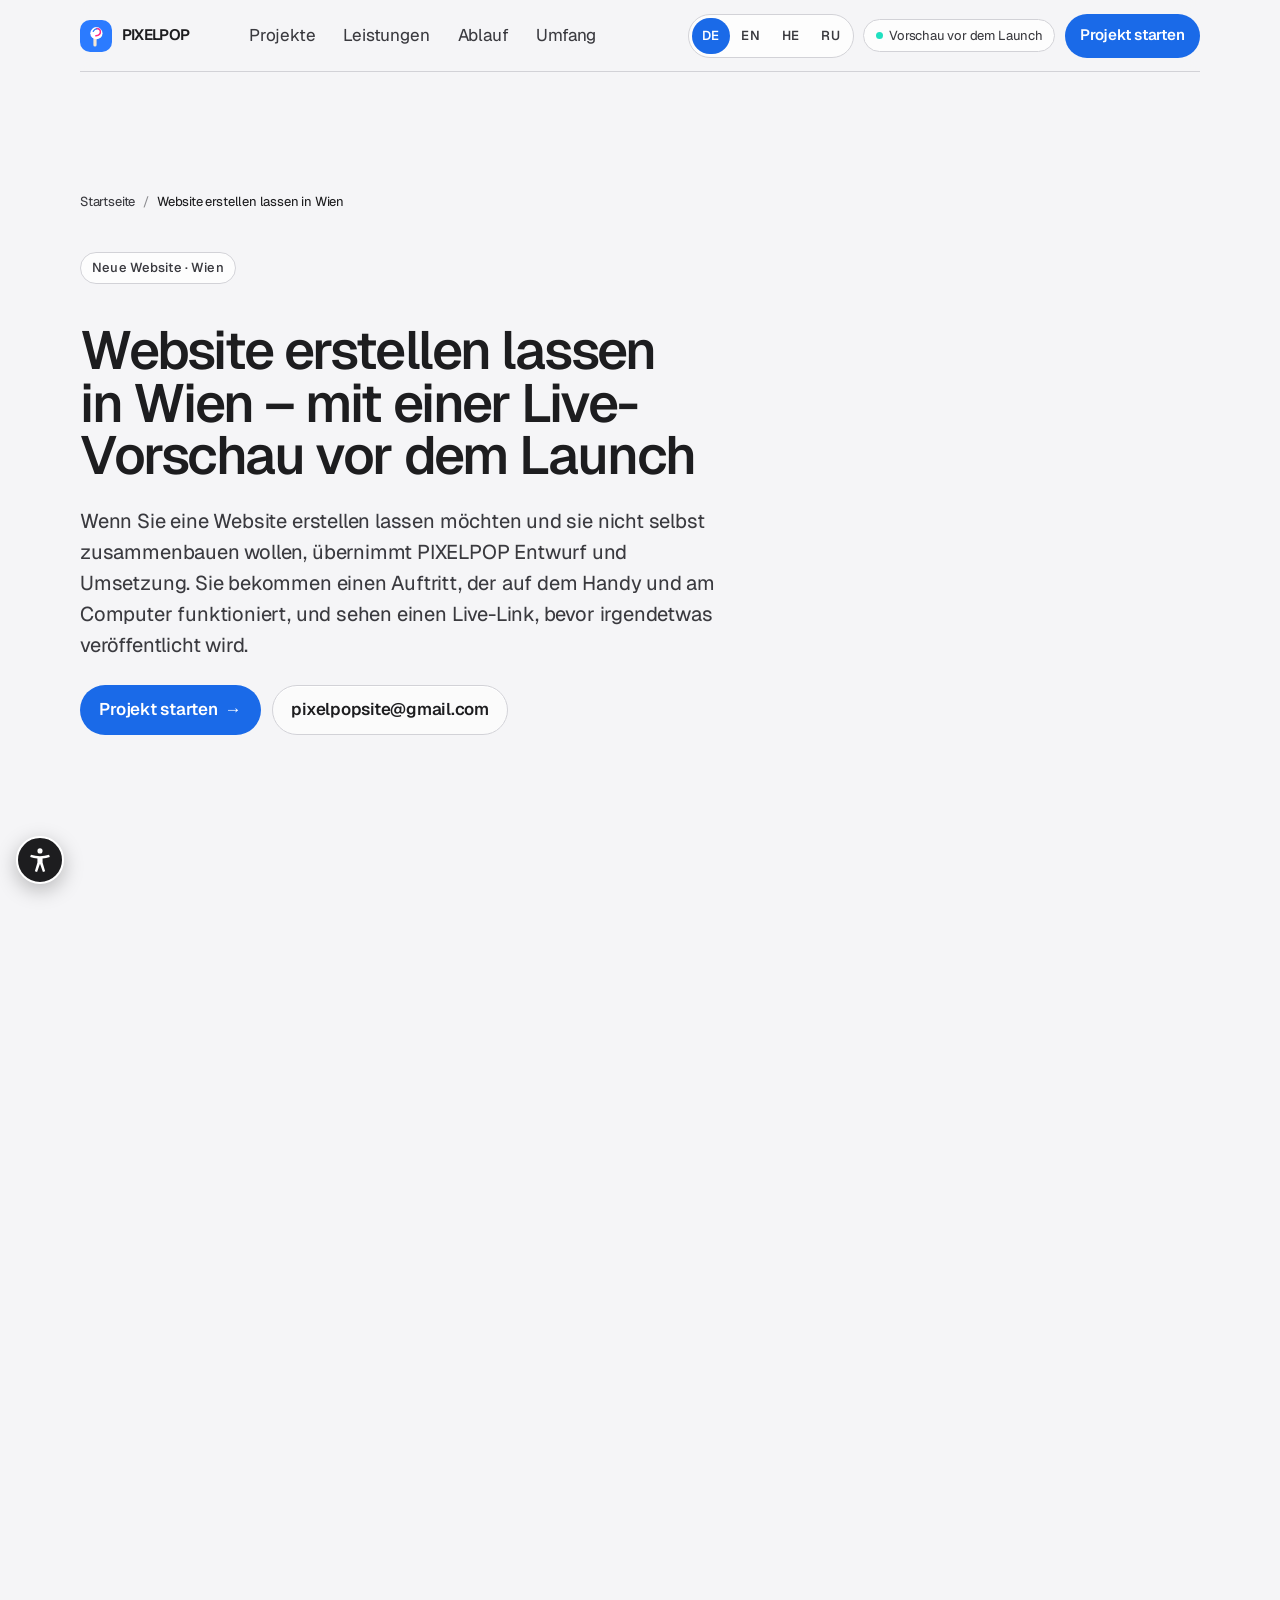
<file: website-erstellen-lassen-wien/index.html>
<!doctype html>
<html lang="de" class="no-js">
<head>
  <meta charset="utf-8">
  <meta http-equiv="Content-Security-Policy" content="default-src 'self'; base-uri 'self'; object-src 'none'; script-src 'self'; style-src 'self'; img-src 'self' data:; font-src 'self'; media-src 'self'; connect-src 'none'; form-action 'self' mailto:; frame-src 'none'; worker-src 'none'; upgrade-insecure-requests">
  <meta name="referrer" content="strict-origin-when-cross-origin">
  <meta name="viewport" content="width=device-width, initial-scale=1, viewport-fit=cover">
  <link rel="stylesheet" href="../assets/a11y/a11y.css?v=20261119-a11y">
  <script src="../assets/a11y/a11y.js?v=20261119-a11y" data-site="pixelpop" data-statement="../accessibility.html"></script>
  <script src="../assets/i18n/i18n.js?v=20261119-a11y" data-page="website-erstellen-lassen-wien" data-src-lang="de"></script>
  <title>Website erstellen lassen in Wien | PIXELPOP</title>
  <meta name="description" content="Website erstellen lassen in Wien: PIXELPOP gestaltet und baut eine moderne, mobilfreundliche Website für Ihr Unternehmen – mit Live-Vorschau, bevor die Seite öffentlich geht.">
  <meta name="color-scheme" content="light dark">
  <meta name="theme-color" media="(prefers-color-scheme: light)" content="#f5f5f7">
  <meta name="theme-color" media="(prefers-color-scheme: dark)" content="#050507">
  <link rel="canonical" href="https://amireven-crypto.github.io/site-drop/website-erstellen-lassen-wien/">
  <link rel="alternate" hreflang="de" href="https://amireven-crypto.github.io/site-drop/website-erstellen-lassen-wien/">
  <link rel="alternate" hreflang="en" href="https://amireven-crypto.github.io/site-drop/website-erstellen-lassen-wien/?lang=en">
  <link rel="alternate" hreflang="he" href="https://amireven-crypto.github.io/site-drop/website-erstellen-lassen-wien/?lang=he">
  <link rel="alternate" hreflang="ru" href="https://amireven-crypto.github.io/site-drop/website-erstellen-lassen-wien/?lang=ru">
  <link rel="alternate" hreflang="x-default" href="https://amireven-crypto.github.io/site-drop/website-erstellen-lassen-wien/">
  <meta property="og:type" content="website">
  <meta property="og:locale" content="de_AT">
  <meta property="og:locale:alternate" content="en_US">
  <meta property="og:locale:alternate" content="he_IL">
  <meta property="og:locale:alternate" content="ru_RU">
  <meta property="og:site_name" content="PIXELPOP">
  <meta property="og:title" content="Website erstellen lassen in Wien | PIXELPOP">
  <meta property="og:description" content="Website erstellen lassen in Wien: PIXELPOP gestaltet und baut eine moderne, mobilfreundliche Website für Ihr Unternehmen – mit Live-Vorschau, bevor die Seite öffentlich geht.">
  <meta property="og:url" content="https://amireven-crypto.github.io/site-drop/website-erstellen-lassen-wien/">
  <meta property="og:image" content="https://amireven-crypto.github.io/site-drop/assets/brand/og-image.png?v=20261113">
  <meta property="og:image:width" content="1200">
  <meta property="og:image:height" content="630">
  <meta property="og:image:alt" content="PIXELPOP — lollipop wordmark and a glass droplet with a tiny website inside">
  <meta name="twitter:card" content="summary_large_image">
  <meta name="twitter:title" content="Website erstellen lassen in Wien | PIXELPOP">
  <meta name="twitter:description" content="Website erstellen lassen in Wien mit PIXELPOP: modernes Design, Handy und Desktop, Vorschau vor dem Launch.">
  <meta name="twitter:image" content="https://amireven-crypto.github.io/site-drop/assets/brand/og-image.png?v=20261113">
  <meta name="twitter:image:alt" content="PIXELPOP — lollipop wordmark and a glass droplet with a tiny website inside">
  <link rel="icon" href="../favicon.ico" sizes="48x48">
  <link rel="icon" href="../assets/brand/favicon.svg?ver=20261113-qa" type="image/svg+xml">
  <link rel="icon" href="../assets/brand/favicon-32.png?ver=20261113-qa" sizes="32x32" type="image/png">
  <link rel="apple-touch-icon" href="../assets/brand/apple-touch-icon.png?ver=20261113-qa">
  <link rel="preload" href="../assets/fonts/geist-latin.woff2" as="font" type="font/woff2" crossorigin>
  <link rel="preload" href="../assets/fonts/instrument-serif-italic.woff2" as="font" type="font/woff2" crossorigin>
  <link rel="stylesheet" href="../assets/css/tokens.css?v=20261119-a11y">
  <link rel="stylesheet" href="../assets/css/site.css?v=20261119-a11y">
  <link rel="stylesheet" href="../assets/css/landing.css?v=20261119-a11y">
  <script src="../assets/js/boot.js?v=20261119-compliance"></script>
  <script type="application/ld+json">
{
  "@context": "https://schema.org",
  "@graph": [
    {
      "@type": "ProfessionalService",
      "@id": "https://amireven-crypto.github.io/site-drop/#studio",
      "name": "PIXELPOP",
      "url": "https://amireven-crypto.github.io/site-drop/",
      "email": "pixelpopsite@gmail.com",
      "image": "https://amireven-crypto.github.io/site-drop/assets/brand/og-image.png",
      "logo": "https://amireven-crypto.github.io/site-drop/assets/brand/pixelpop-wordmark-on-light.svg",
      "description": "PIXELPOP designs and builds modern, mobile-friendly websites for businesses in Vienna: new sites, redesigns and online stores, with booking, maps and tap-to-call where needed.",
      "areaServed": [
        {
          "@type": "City",
          "name": "Vienna"
        },
        {
          "@type": "Country",
          "name": "Austria"
        }
      ],
      "knowsLanguage": [
        "en",
        "de",
        "he",
        "ru"
      ],
      "serviceType": [
        "Web design",
        "Website redesign",
        "Online store design"
      ]
    },
    {
      "@type": "Service",
      "name": "Website erstellen lassen in Wien",
      "url": "https://amireven-crypto.github.io/site-drop/website-erstellen-lassen-wien/",
      "provider": {
        "@id": "https://amireven-crypto.github.io/site-drop/#studio"
      },
      "areaServed": [
        {
          "@type": "City",
          "name": "Vienna"
        },
        {
          "@type": "Country",
          "name": "Austria"
        }
      ],
      "inLanguage": [
        "de",
        "en",
        "he",
        "ru"
      ]
    },
    {
      "@type": "BreadcrumbList",
      "itemListElement": [
        {
          "@type": "ListItem",
          "position": 1,
          "name": "PIXELPOP",
          "item": "https://amireven-crypto.github.io/site-drop/"
        },
        {
          "@type": "ListItem",
          "position": 2,
          "name": "Website erstellen lassen in Wien",
          "item": "https://amireven-crypto.github.io/site-drop/website-erstellen-lassen-wien/"
        }
      ]
    },
    {
      "@type": "WebPage",
      "@id": "https://amireven-crypto.github.io/site-drop/website-erstellen-lassen-wien/",
      "url": "https://amireven-crypto.github.io/site-drop/website-erstellen-lassen-wien/",
      "name": "Website erstellen lassen in Wien | PIXELPOP",
      "description": "Website erstellen lassen in Wien: PIXELPOP gestaltet und baut eine moderne, mobilfreundliche Website für Ihr Unternehmen – mit Live-Vorschau, bevor die Seite öffentlich geht.",
      "inLanguage": "de",
      "isPartOf": {
        "@type": "WebSite",
        "name": "PIXELPOP",
        "url": "https://amireven-crypto.github.io/site-drop/"
      },
      "about": {
        "@id": "https://amireven-crypto.github.io/site-drop/#studio"
      }
    }
  ]
}
  </script>
</head>
<body class="landing">
  <a class="skip" href="#main">Zum Inhalt springen</a>

  <header class="nav">
    <div class="wrap nav-bar">
      <a class="logo" href="../" aria-label="PIXELPOP – Startseite">
        <svg class="mark" viewBox="0 0 32 32" aria-hidden="true" focusable="false">
          <rect width="32" height="32" rx="10" fill="#2B7BFF"/>
          <rect x="13.4" y="14.2" width="3.2" height="12.4" rx="1.6" fill="#F3E6D4"/>
          <circle cx="16.4" cy="13.2" r="6.1" fill="#fff"/>
          <path d="M16.4 8.6c2.4 0 4 1.4 4 3.3 0 2.6-2.3 3.5-4.5 3.9" fill="none" stroke="#FF2D8A" stroke-width="1.5" stroke-linecap="round"/>
          <path d="M13.2 11.4c.9-1.7 2.1-2.6 3.6-2.6" fill="none" stroke="#2B7BFF" stroke-width="1.2" stroke-linecap="round"/>
        </svg>
        <span class="logo-word">PIXELPOP</span>
      </a>
      <nav class="links-desk" aria-label="Hauptmenü">
        <a href="../index.html#work">Projekte</a>
        <a href="../index.html#services">Leistungen</a>
        <a href="../index.html#process">Ablauf</a>
        <a href="../index.html#scope">Umfang</a>
      </nav>
      <div class="nav-end">
        <div class="lang lang-desk" role="group" aria-label="Sprache">
          <button type="button" data-set-lang="de" lang="de" aria-label="DE – Deutsch">DE</button>
          <button type="button" data-set-lang="en" lang="en" aria-label="EN – English">EN</button>
          <button type="button" data-set-lang="he" lang="he" aria-label="HE – עברית">HE</button>
          <button type="button" data-set-lang="ru" lang="ru" aria-label="RU – Русский">RU</button>
        </div>
        <p class="status"><b></b> Vorschau vor dem Launch</p>
        <a class="btn primary sm" href="#contact">Projekt starten</a>
        <button class="burger" type="button" aria-label="Menü öffnen" aria-expanded="false" aria-controls="menu">
          <span></span><span></span><span></span>
        </button>
      </div>
    </div>
  </header>
  <nav class="menu" id="menu" aria-label="Mobiles Menü">
    <div class="lang lang-menu" role="group" aria-label="Sprache">
        <button type="button" data-set-lang="de" lang="de" aria-label="DE – Deutsch">DE</button>
        <button type="button" data-set-lang="en" lang="en" aria-label="EN – English">EN</button>
        <button type="button" data-set-lang="he" lang="he" aria-label="HE – עברית">HE</button>
        <button type="button" data-set-lang="ru" lang="ru" aria-label="RU – Русский">RU</button>
      </div>
    <a href="../index.html#work">Projekte</a>
    <a href="../index.html#services">Leistungen</a>
    <a href="../index.html#process">Ablauf</a>
    <a href="../index.html#scope">Umfang</a>
    <a href="#contact">Projekt starten</a>
  </nav>

  <main id="main" class="page" tabindex="-1">
    <section class="landing-hero" aria-labelledby="hero-h">
      <div class="wrap hero-copy settle">
        <nav aria-label="Navigationspfad">
          <ol class="crumb">
            <li><a href="../">Startseite</a></li>
            <li><span aria-current="page">Website erstellen lassen in Wien</span></li>
          </ol>
        </nav>
        <p class="kicker">Neue Website · Wien</p>
        <h1 id="hero-h">Website erstellen lassen in Wien – mit einer Live-Vorschau vor dem Launch</h1>
        <p class="landing-lede">Wenn Sie eine Website erstellen lassen möchten und sie nicht selbst zusammenbauen wollen, übernimmt PIXELPOP Entwurf und Umsetzung. Sie bekommen einen Auftritt, der auf dem Handy und am Computer funktioniert, und sehen einen Live-Link, bevor irgendetwas veröffentlicht wird.</p>
        <div class="ctas">
          <a class="btn primary" href="#contact">Projekt starten <span aria-hidden="true">→</span></a>
          <a class="btn ghost" href="mailto:pixelpopsite@gmail.com?subject=Website erstellen lassen in Wien">pixelpopsite@gmail.com</a>
        </div>
      </div>
    </section>

    <section class="wrap settle">
      <div class="prose">
        <h2>Sie müssen die Website nicht selbst bauen</h2>
          <p>„Website erstellen lassen“ heißt hier: Sie schildern das Unternehmen, schicken vorhandene Texte, Fotos oder die alte Seite, und PIXELPOP gestaltet und baut den neuen Auftritt. Die nützlichen Teile – Buchung, Karten, Anruf per Tipp oder ein Warenkorb – kommen dazu, wenn das Geschäft sie braucht.</p>
          <p>Es gibt auf dieser Website keine Preisliste und keine erfundenen Kundenstimmen. Der genaue Umfang wird nach der Vorschau besprochen. Kontakt läuft per E-Mail an pixelpopsite@gmail.com.</p>
        <h2>Was Sie am Ende in der Hand haben</h2>
          <p>Eine Website, die zur Marke passt, auf Telefon und Desktop lesbar ist und auf Ihrer Domain laufen kann, wenn Sie eine haben. Vorher testen Sie die Vorschau selbst. Wenn etwas fehlen sollte, wird es vor dem Launch geändert – nicht erst, wenn die Seite schon öffentlich ist.</p>
      </div>
      <h2 class="mt">Was dazu gehört</h2>
      <ul class="feature-grid">
          <li><h3>Von Grund auf</h3><p>Eine neue Website, entworfen für Ihr Unternehmen, nicht als fertiger Baukasten.</p></li>
          <li><h3>Handy und Desktop</h3><p>Große Schaltflächen, lesbarer Text, eine Seite, die sich gut bedienen lässt.</p></li>
          <li><h3>Vorschau zuerst</h3><p>Ein Live-Link auf Ihrem Gerät, bevor die Website öffentlich wird.</p></li>
          <li><h3>Danach erreichbar</h3><p>Aktualisierungen nach dem Launch, wenn sich am Unternehmen etwas ändert.</p></li>
      </ul>
    </section>


    <section class="wrap settle" aria-labelledby="proc-h">
      <h2 id="proc-h">So läuft ein Projekt</h2>
      <ol class="steps">
          <li><strong>Briefing</strong><span>Sie erzählen, was das Unternehmen braucht, und schicken vorhandene Texte oder die aktuelle Website, wenn es eine gibt.</span></li>
          <li><strong>Design</strong><span>Die Website wird für Handy und Desktop gestaltet – lesbarer Text, große Schaltflächen, ein Auftritt, der zur Marke passt.</span></li>
          <li><strong>Vorschau</strong><span>Sie öffnen einen Live-Link auf Ihrem eigenen Gerät, bevor etwas öffentlich geht.</span></li>
          <li><strong>Launch</strong><span>Wenn Sie ja sagen, geht die Seite online – auf Ihrer Domain, wenn Sie eine haben.</span></li>
      </ol>
    </section>

    <section class="wrap settle" aria-labelledby="more-h">
      <h2 id="more-h">Weitere Themen</h2>
      <ul class="related">
          <li><a href="../webdesign-wien/"><strong>Webdesign Wien</strong><span>Der Überblick: neue Sites, Redesigns und Shops.</span></a></li>
          <li><a href="../website-redesign-wien/"><strong>Website Redesign Wien</strong><span>Wenn bereits eine Website da ist und erneuert werden soll.</span></a></li>
          <li><a href="../onlineshop-erstellen-wien/"><strong>Onlineshop erstellen lassen</strong><span>Wenn die neue Seite ein Shop sein soll.</span></a></li>
          <li><a href="../friseur-website-wien/"><strong>Friseur-Website Wien</strong><span>Ein Beispiel für eine lokale Dienstleistungs-Website.</span></a></li>
      </ul>
    </section>

    <section id="contact" aria-labelledby="ct-h">
      <div class="wrap close-grid">
        <div class="aside-card settle">
          <svg class="mark mark-lg" viewBox="0 0 32 32" aria-hidden="true">
            <rect width="32" height="32" rx="10" fill="#2B7BFF"/>
            <rect x="13.4" y="14.2" width="3.2" height="12.4" rx="1.6" fill="#F3E6D4"/>
            <circle cx="16.4" cy="13.2" r="6.1" fill="#fff"/>
            <path d="M16.4 8.6c2.4 0 4 1.4 4 3.3 0 2.6-2.3 3.5-4.5 3.9" fill="none" stroke="#FF2D8A" stroke-width="1.5" stroke-linecap="round"/>
          </svg>
          <h2>Eine Live-Vorschau, bevor etwas öffentlich geht.</h2>
          <p class="sub">Handy, Desktop und Ihre eigene Domain, wenn Sie eine haben.</p>
        </div>
        <div class="form-card settle">
          <p class="fine">Wie geht es weiter</p>
          <h2 id="ct-h">Lassen Sie uns Ihre Website <em>frisch</em> machen.</h2>
          <p>Schreiben Sie uns den Namen Ihres Unternehmens und die aktuelle Website (falls vorhanden).</p>
          <form id="contact-form" action="mailto:pixelpopsite@gmail.com" method="post" enctype="text/plain">
            <label><span class="label-line">Firmenname <span class="field-flag">Erforderlich</span></span>
              <input name="business" type="text" autocomplete="organization" required maxlength="120">
            </label>
            <label><span class="label-line">E-Mail <span class="field-flag">Erforderlich</span></span>
              <input name="email" type="email" autocomplete="email" required maxlength="120" placeholder="Sie@das-unternehmen.at">
            </label>
            <label><span class="label-line">Aktuelle Website, falls vorhanden <span class="field-flag">Optional</span></span>
              <input name="site" type="url" inputmode="url" dir="ltr" placeholder="https://" maxlength="200">
            </label>
            <p class="form-error" id="form-error" role="alert"></p>
            <div class="form-row">
              <button class="btn dark" type="submit">Projekt starten</button>
              <a href="mailto:pixelpopsite@gmail.com?subject=Website erstellen lassen in Wien">pixelpopsite@gmail.com</a>
            </div>
          </form>
          <p class="fine privacy-note">Dieses Formular öffnet Ihr E-Mail-Programm. Auf dieser Website wird nichts gespeichert. Wenn Sie uns bitten möchten, eine gesendete Nachricht zu löschen, schreiben Sie an pixelpopsite@gmail.com.</p>
          <div class="contacts">
            <p><span class="fine">Instagram</span><br><span class="ph">[Your Instagram]</span></p>
          </div>
        </div>
      </div>
    </section>
  </main>

  <footer class="foot">
    <div class="wrap">
      <div class="foot-grid">
        <div>
          <a class="logo" href="../" aria-label="PIXELPOP – Startseite">
            <picture>
              <source srcset="../assets/brand/pixelpop-wordmark.svg?ver=20261113-dark" media="(prefers-color-scheme: dark)">
              <img class="wordmark" src="../assets/brand/pixelpop-wordmark-on-light.svg?ver=20261113-dark" width="168" height="39" alt="PIXELPOP">
            </picture>
          </a>
          <p class="fine mt">Moderne, mobilfreundliche Websites für Unternehmen in Wien und darüber hinaus.</p>
        </div>
        <div>
          <h2>Entdecken</h2>
          <ul>
            <li><a href="../index.html#work">Projekte</a></li>
            <li><a href="../index.html#services">Leistungen</a></li>
            <li><a href="../index.html#process">Ablauf</a></li>
            <li><a href="../index.html#scope">Umfang</a></li>
            <li><a href="#contact">Kontakt</a></li>
          </ul>
        </div>
        <div>
          <h2>Studio</h2>
          <ul>
            <li><a href="mailto:pixelpopsite@gmail.com">pixelpopsite@gmail.com</a></li>
            <li><span class="ph">[Your Instagram]</span></li>
          </ul>
        </div>
        <div>
          <h2>Diese Website</h2>
          <ul>
            <li><a href="../design-system.html">Designsystem</a></li>
            <li><a href="../accessibility.html">Barrierefreiheitserklärung</a></li>
            <li><a href="../privacy.html">Datenschutzerklärung</a></li>
          </ul>
        </div>
      </div>
      <nav class="foot-topics" aria-label="Themen">
        <p class="fine">Themen</p>
        <ul>
        <li><a href="../webdesign-wien/">Webdesign Wien</a></li>
        <li><a href="../website-erstellen-lassen-wien/" aria-current="page">Website erstellen lassen</a></li>
        <li><a href="../website-redesign-wien/">Website Redesign Wien</a></li>
        <li><a href="../restaurant-website-wien/">Restaurant-Website Wien</a></li>
        <li><a href="../friseur-website-wien/">Friseur-Website Wien</a></li>
        <li><a href="../onlineshop-erstellen-wien/">Onlineshop erstellen lassen</a></li>
        <li><a href="../web-design-vienna/">Web design Vienna</a></li>
        </ul>
      </nav>
      <div class="legal">
        <p>© <span id="yr">2026</span> PIXELPOP · <span class="ph">[Your name / company]</span></p>
        <p>Vorschau vor dem Launch · Handy und Desktop</p>
      </div>
      <p class="legal-extra">Gestaltet und umgesetzt mit Unterstützung von KI.</p>
    </div>
  </footer>

  <script src="../assets/i18n/apply.js?v=20261119-a11y"></script>
  <script src="../assets/js/landing.js?v=20261119-a11y"></script>
  <script src="../assets/js/site.js?v=20261119-a11y"></script>
</body>
</html>
</file>
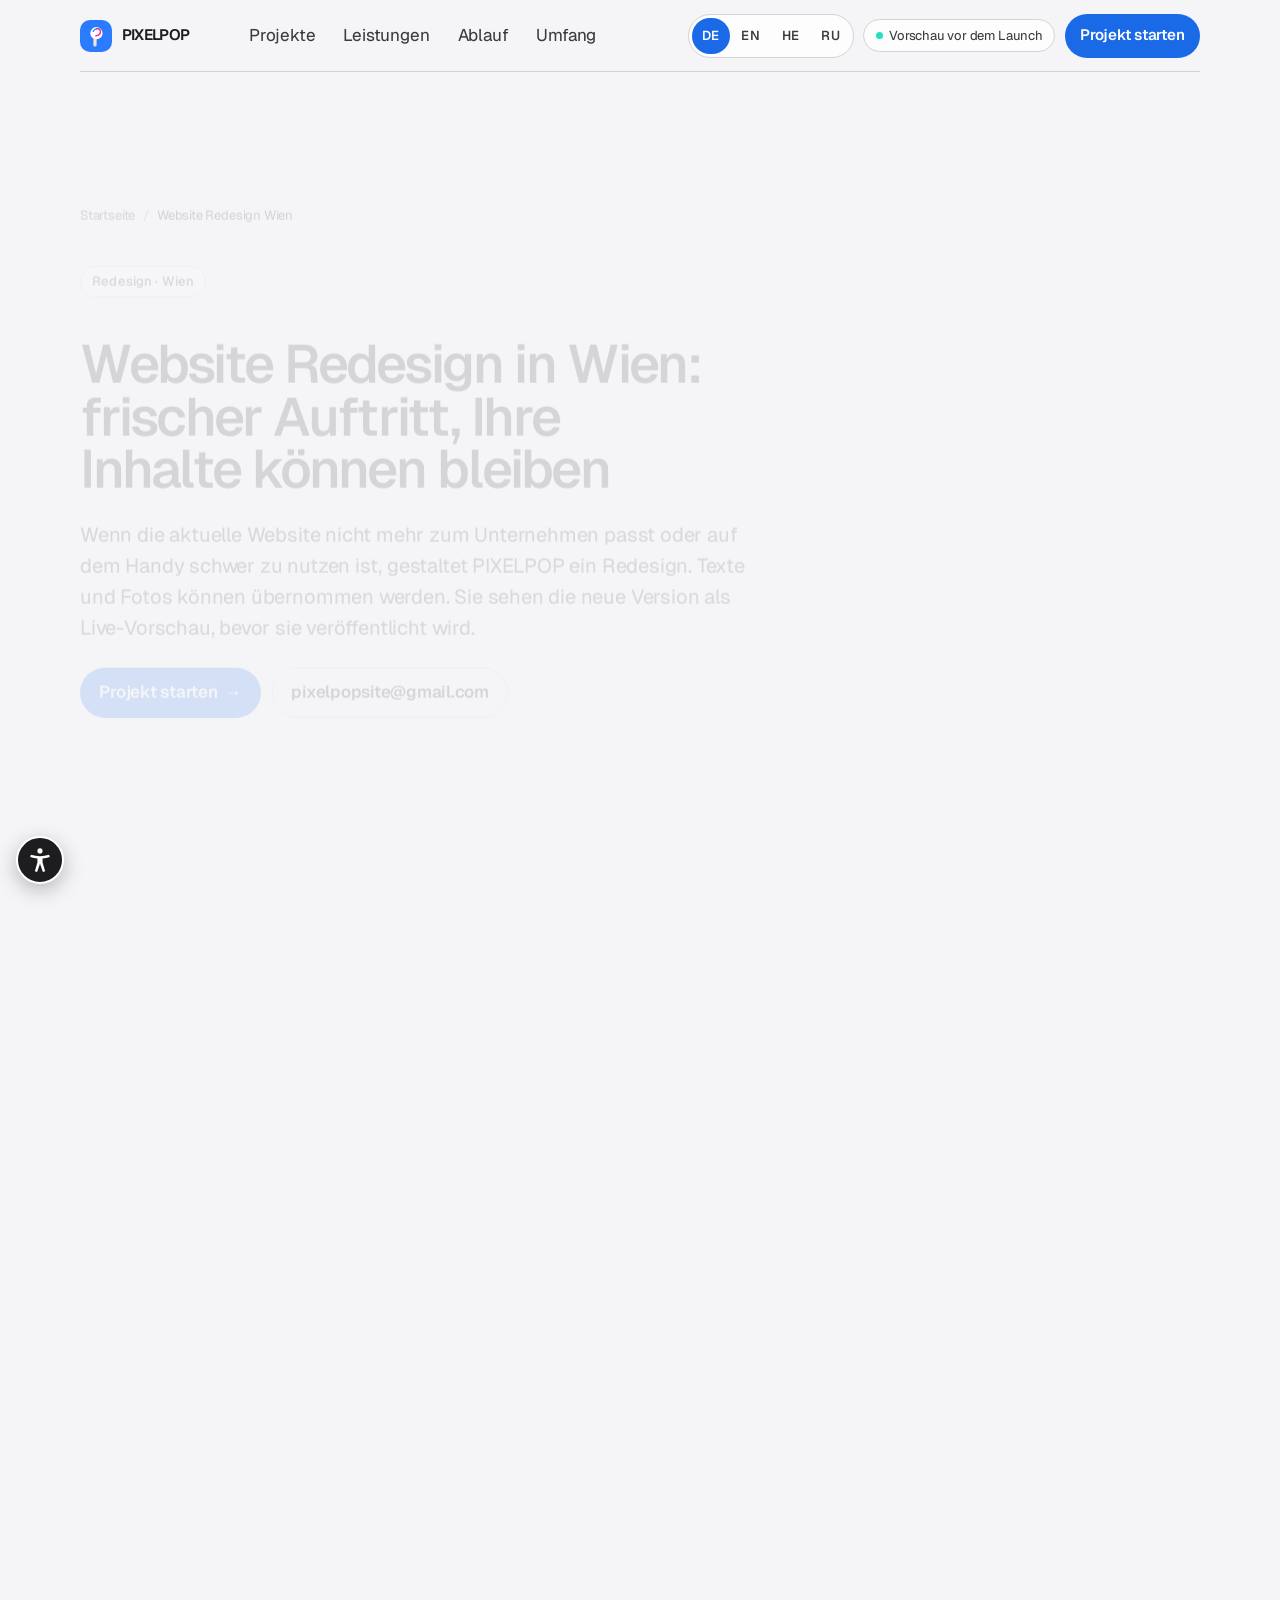
<file: website-redesign-wien/index.html>
<!doctype html>
<html lang="de" class="no-js">
<head>
  <meta charset="utf-8">
  <meta http-equiv="Content-Security-Policy" content="default-src 'self'; base-uri 'self'; object-src 'none'; script-src 'self'; style-src 'self'; img-src 'self' data:; font-src 'self'; media-src 'self'; connect-src 'none'; form-action 'self' mailto:; frame-src 'none'; worker-src 'none'; upgrade-insecure-requests">
  <meta name="referrer" content="strict-origin-when-cross-origin">
  <meta name="viewport" content="width=device-width, initial-scale=1, viewport-fit=cover">
  <link rel="stylesheet" href="../assets/a11y/a11y.css?v=20261119-a11y">
  <script src="../assets/a11y/a11y.js?v=20261119-a11y" data-site="pixelpop" data-statement="../accessibility.html"></script>
  <script src="../assets/i18n/i18n.js?v=20261119-a11y" data-page="website-redesign-wien" data-src-lang="de"></script>
  <title>Website Redesign Wien | PIXELPOP</title>
  <meta name="description" content="Website Redesign in Wien: PIXELPOP erneuert den Auftritt, Ihre Inhalte können bleiben. Mobilfreundlich, mit Live-Vorschau, bevor die neue Seite öffentlich geht.">
  <meta name="color-scheme" content="light dark">
  <meta name="theme-color" media="(prefers-color-scheme: light)" content="#f5f5f7">
  <meta name="theme-color" media="(prefers-color-scheme: dark)" content="#050507">
  <link rel="canonical" href="https://amireven-crypto.github.io/site-drop/website-redesign-wien/">
  <link rel="alternate" hreflang="de" href="https://amireven-crypto.github.io/site-drop/website-redesign-wien/">
  <link rel="alternate" hreflang="en" href="https://amireven-crypto.github.io/site-drop/website-redesign-wien/?lang=en">
  <link rel="alternate" hreflang="he" href="https://amireven-crypto.github.io/site-drop/website-redesign-wien/?lang=he">
  <link rel="alternate" hreflang="ru" href="https://amireven-crypto.github.io/site-drop/website-redesign-wien/?lang=ru">
  <link rel="alternate" hreflang="x-default" href="https://amireven-crypto.github.io/site-drop/website-redesign-wien/">
  <meta property="og:type" content="website">
  <meta property="og:locale" content="de_AT">
  <meta property="og:locale:alternate" content="en_US">
  <meta property="og:locale:alternate" content="he_IL">
  <meta property="og:locale:alternate" content="ru_RU">
  <meta property="og:site_name" content="PIXELPOP">
  <meta property="og:title" content="Website Redesign Wien | PIXELPOP">
  <meta property="og:description" content="Website Redesign in Wien: PIXELPOP erneuert den Auftritt, Ihre Inhalte können bleiben. Mobilfreundlich, mit Live-Vorschau, bevor die neue Seite öffentlich geht.">
  <meta property="og:url" content="https://amireven-crypto.github.io/site-drop/website-redesign-wien/">
  <meta property="og:image" content="https://amireven-crypto.github.io/site-drop/assets/brand/og-image.png?v=20261113">
  <meta property="og:image:width" content="1200">
  <meta property="og:image:height" content="630">
  <meta property="og:image:alt" content="PIXELPOP — lollipop wordmark and a glass droplet with a tiny website inside">
  <meta name="twitter:card" content="summary_large_image">
  <meta name="twitter:title" content="Website Redesign Wien | PIXELPOP">
  <meta name="twitter:description" content="Website Redesign Wien von PIXELPOP: frischer Auftritt, bestehende Inhalte, Vorschau vor dem Launch.">
  <meta name="twitter:image" content="https://amireven-crypto.github.io/site-drop/assets/brand/og-image.png?v=20261113">
  <meta name="twitter:image:alt" content="PIXELPOP — lollipop wordmark and a glass droplet with a tiny website inside">
  <link rel="icon" href="../favicon.ico" sizes="48x48">
  <link rel="icon" href="../assets/brand/favicon.svg?ver=20261113-qa" type="image/svg+xml">
  <link rel="icon" href="../assets/brand/favicon-32.png?ver=20261113-qa" sizes="32x32" type="image/png">
  <link rel="apple-touch-icon" href="../assets/brand/apple-touch-icon.png?ver=20261113-qa">
  <link rel="preload" href="../assets/fonts/geist-latin.woff2" as="font" type="font/woff2" crossorigin>
  <link rel="preload" href="../assets/fonts/instrument-serif-italic.woff2" as="font" type="font/woff2" crossorigin>
  <link rel="stylesheet" href="../assets/css/tokens.css?v=20261119-a11y">
  <link rel="stylesheet" href="../assets/css/site.css?v=20261119-a11y">
  <link rel="stylesheet" href="../assets/css/landing.css?v=20261119-a11y">
  <script src="../assets/js/boot.js?v=20261119-compliance"></script>
  <script type="application/ld+json">
{
  "@context": "https://schema.org",
  "@graph": [
    {
      "@type": "ProfessionalService",
      "@id": "https://amireven-crypto.github.io/site-drop/#studio",
      "name": "PIXELPOP",
      "url": "https://amireven-crypto.github.io/site-drop/",
      "email": "pixelpopsite@gmail.com",
      "image": "https://amireven-crypto.github.io/site-drop/assets/brand/og-image.png",
      "logo": "https://amireven-crypto.github.io/site-drop/assets/brand/pixelpop-wordmark-on-light.svg",
      "description": "PIXELPOP designs and builds modern, mobile-friendly websites for businesses in Vienna: new sites, redesigns and online stores, with booking, maps and tap-to-call where needed.",
      "areaServed": [
        {
          "@type": "City",
          "name": "Vienna"
        },
        {
          "@type": "Country",
          "name": "Austria"
        }
      ],
      "knowsLanguage": [
        "en",
        "de",
        "he",
        "ru"
      ],
      "serviceType": [
        "Web design",
        "Website redesign",
        "Online store design"
      ]
    },
    {
      "@type": "Service",
      "name": "Website Redesign Wien",
      "url": "https://amireven-crypto.github.io/site-drop/website-redesign-wien/",
      "provider": {
        "@id": "https://amireven-crypto.github.io/site-drop/#studio"
      },
      "areaServed": [
        {
          "@type": "City",
          "name": "Vienna"
        },
        {
          "@type": "Country",
          "name": "Austria"
        }
      ],
      "inLanguage": [
        "de",
        "en",
        "he",
        "ru"
      ]
    },
    {
      "@type": "BreadcrumbList",
      "itemListElement": [
        {
          "@type": "ListItem",
          "position": 1,
          "name": "PIXELPOP",
          "item": "https://amireven-crypto.github.io/site-drop/"
        },
        {
          "@type": "ListItem",
          "position": 2,
          "name": "Website Redesign Wien",
          "item": "https://amireven-crypto.github.io/site-drop/website-redesign-wien/"
        }
      ]
    },
    {
      "@type": "WebPage",
      "@id": "https://amireven-crypto.github.io/site-drop/website-redesign-wien/",
      "url": "https://amireven-crypto.github.io/site-drop/website-redesign-wien/",
      "name": "Website Redesign Wien | PIXELPOP",
      "description": "Website Redesign in Wien: PIXELPOP erneuert den Auftritt, Ihre Inhalte können bleiben. Mobilfreundlich, mit Live-Vorschau, bevor die neue Seite öffentlich geht.",
      "inLanguage": "de",
      "isPartOf": {
        "@type": "WebSite",
        "name": "PIXELPOP",
        "url": "https://amireven-crypto.github.io/site-drop/"
      },
      "about": {
        "@id": "https://amireven-crypto.github.io/site-drop/#studio"
      }
    }
  ]
}
  </script>
</head>
<body class="landing">
  <a class="skip" href="#main">Zum Inhalt springen</a>

  <header class="nav">
    <div class="wrap nav-bar">
      <a class="logo" href="../" aria-label="PIXELPOP – Startseite">
        <svg class="mark" viewBox="0 0 32 32" aria-hidden="true" focusable="false">
          <rect width="32" height="32" rx="10" fill="#2B7BFF"/>
          <rect x="13.4" y="14.2" width="3.2" height="12.4" rx="1.6" fill="#F3E6D4"/>
          <circle cx="16.4" cy="13.2" r="6.1" fill="#fff"/>
          <path d="M16.4 8.6c2.4 0 4 1.4 4 3.3 0 2.6-2.3 3.5-4.5 3.9" fill="none" stroke="#FF2D8A" stroke-width="1.5" stroke-linecap="round"/>
          <path d="M13.2 11.4c.9-1.7 2.1-2.6 3.6-2.6" fill="none" stroke="#2B7BFF" stroke-width="1.2" stroke-linecap="round"/>
        </svg>
        <span class="logo-word">PIXELPOP</span>
      </a>
      <nav class="links-desk" aria-label="Hauptmenü">
        <a href="../index.html#work">Projekte</a>
        <a href="../index.html#services">Leistungen</a>
        <a href="../index.html#process">Ablauf</a>
        <a href="../index.html#scope">Umfang</a>
      </nav>
      <div class="nav-end">
        <div class="lang lang-desk" role="group" aria-label="Sprache">
          <button type="button" data-set-lang="de" lang="de" aria-label="DE – Deutsch">DE</button>
          <button type="button" data-set-lang="en" lang="en" aria-label="EN – English">EN</button>
          <button type="button" data-set-lang="he" lang="he" aria-label="HE – עברית">HE</button>
          <button type="button" data-set-lang="ru" lang="ru" aria-label="RU – Русский">RU</button>
        </div>
        <p class="status"><b></b> Vorschau vor dem Launch</p>
        <a class="btn primary sm" href="#contact">Projekt starten</a>
        <button class="burger" type="button" aria-label="Menü öffnen" aria-expanded="false" aria-controls="menu">
          <span></span><span></span><span></span>
        </button>
      </div>
    </div>
  </header>
  <nav class="menu" id="menu" aria-label="Mobiles Menü">
    <div class="lang lang-menu" role="group" aria-label="Sprache">
        <button type="button" data-set-lang="de" lang="de" aria-label="DE – Deutsch">DE</button>
        <button type="button" data-set-lang="en" lang="en" aria-label="EN – English">EN</button>
        <button type="button" data-set-lang="he" lang="he" aria-label="HE – עברית">HE</button>
        <button type="button" data-set-lang="ru" lang="ru" aria-label="RU – Русский">RU</button>
      </div>
    <a href="../index.html#work">Projekte</a>
    <a href="../index.html#services">Leistungen</a>
    <a href="../index.html#process">Ablauf</a>
    <a href="../index.html#scope">Umfang</a>
    <a href="#contact">Projekt starten</a>
  </nav>

  <main id="main" class="page" tabindex="-1">
    <section class="landing-hero" aria-labelledby="hero-h">
      <div class="wrap hero-copy settle">
        <nav aria-label="Navigationspfad">
          <ol class="crumb">
            <li><a href="../">Startseite</a></li>
            <li><span aria-current="page">Website Redesign Wien</span></li>
          </ol>
        </nav>
        <p class="kicker">Redesign · Wien</p>
        <h1 id="hero-h">Website Redesign in Wien: frischer Auftritt, Ihre Inhalte können bleiben</h1>
        <p class="landing-lede">Wenn die aktuelle Website nicht mehr zum Unternehmen passt oder auf dem Handy schwer zu nutzen ist, gestaltet PIXELPOP ein Redesign. Texte und Fotos können übernommen werden. Sie sehen die neue Version als Live-Vorschau, bevor sie veröffentlicht wird.</p>
        <div class="ctas">
          <a class="btn primary" href="#contact">Projekt starten <span aria-hidden="true">→</span></a>
          <a class="btn ghost" href="mailto:pixelpopsite@gmail.com?subject=Website Redesign Wien">pixelpopsite@gmail.com</a>
        </div>
      </div>
    </section>

    <section class="wrap settle">
      <div class="prose">
        <h2>Ein Redesign ist kein komplett neues Unternehmen</h2>
          <p>Oft sind die Inhalte schon da: Öffnungszeiten, Leistungen, ein paar gute Fotos, eine Telefonnummer. Was fehlt, ist ein Auftritt, der auf dem Handy klar ist und auf dem Computer ruhig und modern wirkt. Beim Redesign bleiben Ihre Worte und Bilder, soweit Sie das möchten. Neu ist die Gestaltung, die Struktur und die Bedienung.</p>
          <p>Zwei Konzept-Demos auf der PIXELPOP-Website zeigen, wie so eine Erneuerung aussehen kann. The Barber Crew überträgt einen bestehenden Barbershop-Auftritt in Wien in ein modernes Layout mit Buchung und Karten. IKG Wien ist ein Konzept-Redesign einer umfangreichen, mehrsprachigen Institutionenseite – klar gekennzeichnet als Konzept, nicht als offizielle Website.</p>
        <h2>Worauf wir beim Redesign achten</h2>
          <p>Lesbarkeit auf kleinen Screens, große Schaltflächen, eine klare Sprache zum Umschalten, wenn die Seite mehrsprachig sein soll, und die Funktionen, die das Geschäft wirklich braucht – zum Beispiel Buchung, Karten oder Anruf per Tipp. Vor dem Launch prüfen Sie alles selbst auf Ihrem Gerät.</p>
      </div>
      <h2 class="mt">Was dazu gehört</h2>
      <ul class="feature-grid">
          <li><h3>Inhalte bleiben</h3><p>Ihre Texte und Fotos können übernommen werden.</p></li>
          <li><h3>Frisches Erscheinungsbild</h3><p>Ein modernes Layout für Handy und Desktop.</p></li>
          <li><h3>Funktionen dort, wo sie fehlen</h3><p>Buchung, Karten und Anruf per Tipp, wenn Sie sie brauchen.</p></li>
          <li><h3>Konzept vorher sehen</h3><p>Eine Live-Vorschau, bevor die neue Version die alte ersetzt.</p></li>
      </ul>
    </section>

    <section class="wrap settle" aria-labelledby="ex-h">
      <h2 id="ex-h">Live-Beispiele</h2>
      <div class="work-tease">
        <article>
          <div>
            <p class="kicker">Redesign-Konzept · Barbershop · Wien</p>
            <h3>The Barber Crew</h3>
            <p>Ein bestehender Salon-Auftritt, neu gestaltet: Preisliste, Treatwell-Buchung, Anruf und Karten.</p>
            <div class="ctas"><a class="btn primary sm" href="https://amireven-crypto.github.io/demo-barber-crew-monday/" target="_blank" rel="noopener">Live-Demo ansehen <span aria-hidden="true">↗</span></a><a class="btn ghost sm" href="https://barber-crew.at/" target="_blank" rel="noopener">Originalseite <span aria-hidden="true">↗</span></a></div>
            <p class="note">Konzept-Demo, um dem Salon zu zeigen, wie ein Redesign aussehen könnte.</p>
          </div>
          <a href="https://amireven-crypto.github.io/demo-barber-crew-monday/" target="_blank" rel="noopener">
            <img src="../assets/work/barbercrew-desktop.webp?ver=20261118-perf" width="1440" height="900" alt="The Barber Crew Redesign – Startseite am Desktop" loading="lazy" decoding="async">
          </a>
        </article>        <article>
          <div>
            <p class="kicker">Redesign-Konzept · Institution · Wien</p>
            <h3>IKG Wien</h3>
            <p>Ein Konzept-Redesign mit Deutsch, Englisch, Hebräisch und Russisch, klarer Typografie und barrierearmem, mobilfreundlichem Layout.</p>
            <div class="ctas"><a class="btn primary sm" href="https://amireven-crypto.github.io/ikg-wien-preview/" target="_blank" rel="noopener">Live-Demo ansehen <span aria-hidden="true">↗</span></a><a class="btn ghost sm" href="https://www.ikg-wien.at/" target="_blank" rel="noopener">Originalseite <span aria-hidden="true">↗</span></a></div>
            <p class="note">Konzept-Demo, keine offizielle Website der IKG Wien.</p>
          </div>
          <a href="https://amireven-crypto.github.io/ikg-wien-preview/" target="_blank" rel="noopener">
            <img src="../assets/work/ikg-wien-desktop.webp?ver=20261118-perf" width="1440" height="900" alt="IKG Wien Konzept-Redesign – Startseite am Desktop" loading="lazy" decoding="async">
          </a>
        </article>
      </div>
    </section>

    <section class="wrap settle" aria-labelledby="proc-h">
      <h2 id="proc-h">So läuft ein Projekt</h2>
      <ol class="steps">
          <li><strong>Briefing</strong><span>Sie erzählen, was das Unternehmen braucht, und schicken vorhandene Texte oder die aktuelle Website, wenn es eine gibt.</span></li>
          <li><strong>Design</strong><span>Die Website wird für Handy und Desktop gestaltet – lesbarer Text, große Schaltflächen, ein Auftritt, der zur Marke passt.</span></li>
          <li><strong>Vorschau</strong><span>Sie öffnen einen Live-Link auf Ihrem eigenen Gerät, bevor etwas öffentlich geht.</span></li>
          <li><strong>Launch</strong><span>Wenn Sie ja sagen, geht die Seite online – auf Ihrer Domain, wenn Sie eine haben.</span></li>
      </ol>
    </section>

    <section class="wrap settle" aria-labelledby="more-h">
      <h2 id="more-h">Weitere Themen</h2>
      <ul class="related">
          <li><a href="../webdesign-wien/"><strong>Webdesign Wien</strong><span>Der gesamte Leistungsumfang im Überblick.</span></a></li>
          <li><a href="../website-erstellen-lassen-wien/"><strong>Website erstellen lassen</strong><span>Wenn statt eines Redesigns eine ganz neue Seite entstehen soll.</span></a></li>
          <li><a href="../friseur-website-wien/"><strong>Friseur-Website Wien</strong><span>Das Barber-Crew-Beispiel im Detail.</span></a></li>
          <li><a href="../restaurant-website-wien/"><strong>Restaurant-Website Wien</strong><span>Was ein lokaler Betrieb auf der Seite braucht.</span></a></li>
      </ul>
    </section>

    <section id="contact" aria-labelledby="ct-h">
      <div class="wrap close-grid">
        <div class="aside-card settle">
          <svg class="mark mark-lg" viewBox="0 0 32 32" aria-hidden="true">
            <rect width="32" height="32" rx="10" fill="#2B7BFF"/>
            <rect x="13.4" y="14.2" width="3.2" height="12.4" rx="1.6" fill="#F3E6D4"/>
            <circle cx="16.4" cy="13.2" r="6.1" fill="#fff"/>
            <path d="M16.4 8.6c2.4 0 4 1.4 4 3.3 0 2.6-2.3 3.5-4.5 3.9" fill="none" stroke="#FF2D8A" stroke-width="1.5" stroke-linecap="round"/>
          </svg>
          <h2>Eine Live-Vorschau, bevor etwas öffentlich geht.</h2>
          <p class="sub">Handy, Desktop und Ihre eigene Domain, wenn Sie eine haben.</p>
        </div>
        <div class="form-card settle">
          <p class="fine">Wie geht es weiter</p>
          <h2 id="ct-h">Lassen Sie uns Ihre Website <em>frisch</em> machen.</h2>
          <p>Schreiben Sie uns den Namen Ihres Unternehmens und die aktuelle Website (falls vorhanden).</p>
          <form id="contact-form" action="mailto:pixelpopsite@gmail.com" method="post" enctype="text/plain">
            <label><span class="label-line">Firmenname <span class="field-flag">Erforderlich</span></span>
              <input name="business" type="text" autocomplete="organization" required maxlength="120">
            </label>
            <label><span class="label-line">E-Mail <span class="field-flag">Erforderlich</span></span>
              <input name="email" type="email" autocomplete="email" required maxlength="120" placeholder="Sie@das-unternehmen.at">
            </label>
            <label><span class="label-line">Aktuelle Website, falls vorhanden <span class="field-flag">Optional</span></span>
              <input name="site" type="url" inputmode="url" dir="ltr" placeholder="https://" maxlength="200">
            </label>
            <p class="form-error" id="form-error" role="alert"></p>
            <div class="form-row">
              <button class="btn dark" type="submit">Projekt starten</button>
              <a href="mailto:pixelpopsite@gmail.com?subject=Website Redesign Wien">pixelpopsite@gmail.com</a>
            </div>
          </form>
          <p class="fine privacy-note">Dieses Formular öffnet Ihr E-Mail-Programm. Auf dieser Website wird nichts gespeichert. Wenn Sie uns bitten möchten, eine gesendete Nachricht zu löschen, schreiben Sie an pixelpopsite@gmail.com.</p>
          <div class="contacts">
            <p><span class="fine">Instagram</span><br><span class="ph">[Your Instagram]</span></p>
          </div>
        </div>
      </div>
    </section>
  </main>

  <footer class="foot">
    <div class="wrap">
      <div class="foot-grid">
        <div>
          <a class="logo" href="../" aria-label="PIXELPOP – Startseite">
            <picture>
              <source srcset="../assets/brand/pixelpop-wordmark.svg?ver=20261113-dark" media="(prefers-color-scheme: dark)">
              <img class="wordmark" src="../assets/brand/pixelpop-wordmark-on-light.svg?ver=20261113-dark" width="168" height="39" alt="PIXELPOP">
            </picture>
          </a>
          <p class="fine mt">Moderne, mobilfreundliche Websites für Unternehmen in Wien und darüber hinaus.</p>
        </div>
        <div>
          <h2>Entdecken</h2>
          <ul>
            <li><a href="../index.html#work">Projekte</a></li>
            <li><a href="../index.html#services">Leistungen</a></li>
            <li><a href="../index.html#process">Ablauf</a></li>
            <li><a href="../index.html#scope">Umfang</a></li>
            <li><a href="#contact">Kontakt</a></li>
          </ul>
        </div>
        <div>
          <h2>Studio</h2>
          <ul>
            <li><a href="mailto:pixelpopsite@gmail.com">pixelpopsite@gmail.com</a></li>
            <li><span class="ph">[Your Instagram]</span></li>
          </ul>
        </div>
        <div>
          <h2>Diese Website</h2>
          <ul>
            <li><a href="../design-system.html">Designsystem</a></li>
            <li><a href="../accessibility.html">Barrierefreiheitserklärung</a></li>
            <li><a href="../privacy.html">Datenschutzerklärung</a></li>
          </ul>
        </div>
      </div>
      <nav class="foot-topics" aria-label="Themen">
        <p class="fine">Themen</p>
        <ul>
        <li><a href="../webdesign-wien/">Webdesign Wien</a></li>
        <li><a href="../website-erstellen-lassen-wien/">Website erstellen lassen</a></li>
        <li><a href="../website-redesign-wien/" aria-current="page">Website Redesign Wien</a></li>
        <li><a href="../restaurant-website-wien/">Restaurant-Website Wien</a></li>
        <li><a href="../friseur-website-wien/">Friseur-Website Wien</a></li>
        <li><a href="../onlineshop-erstellen-wien/">Onlineshop erstellen lassen</a></li>
        <li><a href="../web-design-vienna/">Web design Vienna</a></li>
        </ul>
      </nav>
      <div class="legal">
        <p>© <span id="yr">2026</span> PIXELPOP · <span class="ph">[Your name / company]</span></p>
        <p>Vorschau vor dem Launch · Handy und Desktop</p>
      </div>
      <p class="legal-extra">Gestaltet und umgesetzt mit Unterstützung von KI.</p>
    </div>
  </footer>

  <script src="../assets/i18n/apply.js?v=20261119-a11y"></script>
  <script src="../assets/js/landing.js?v=20261119-a11y"></script>
  <script src="../assets/js/site.js?v=20261119-a11y"></script>
</body>
</html>
</file>
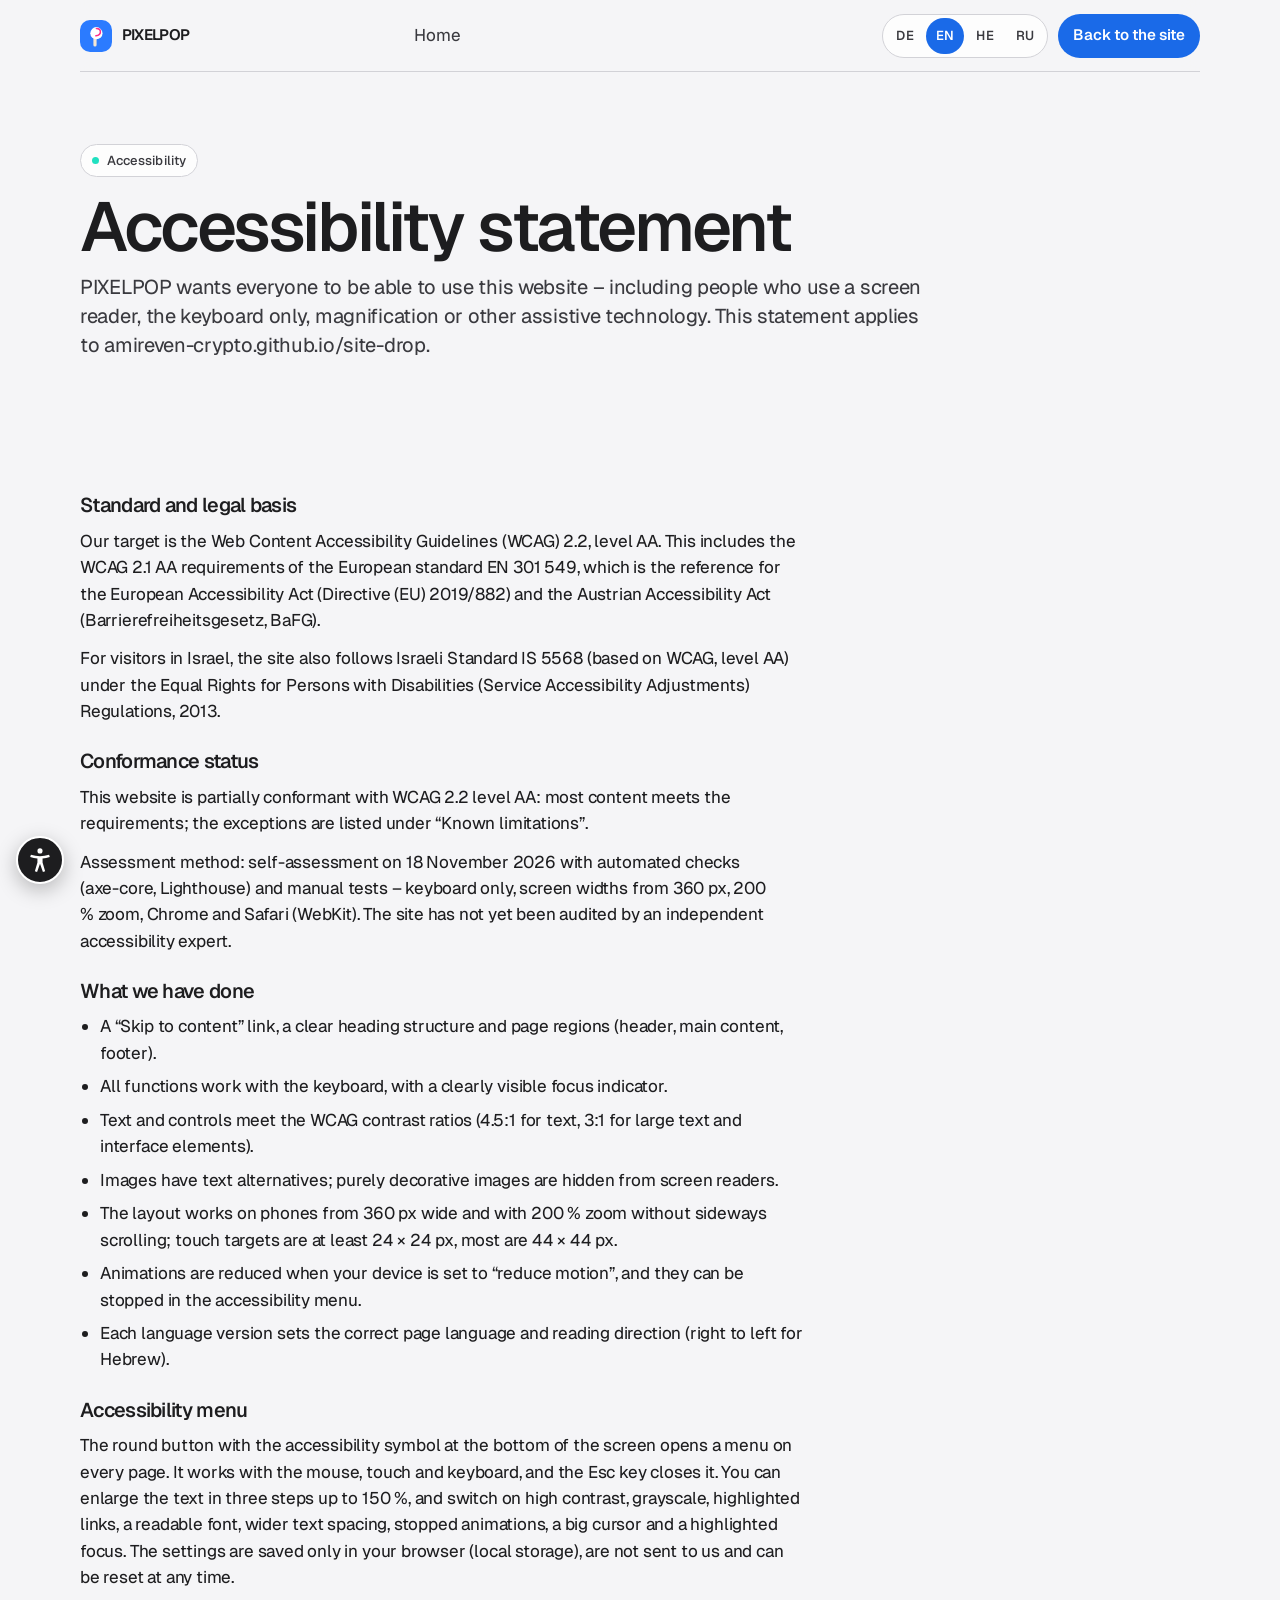
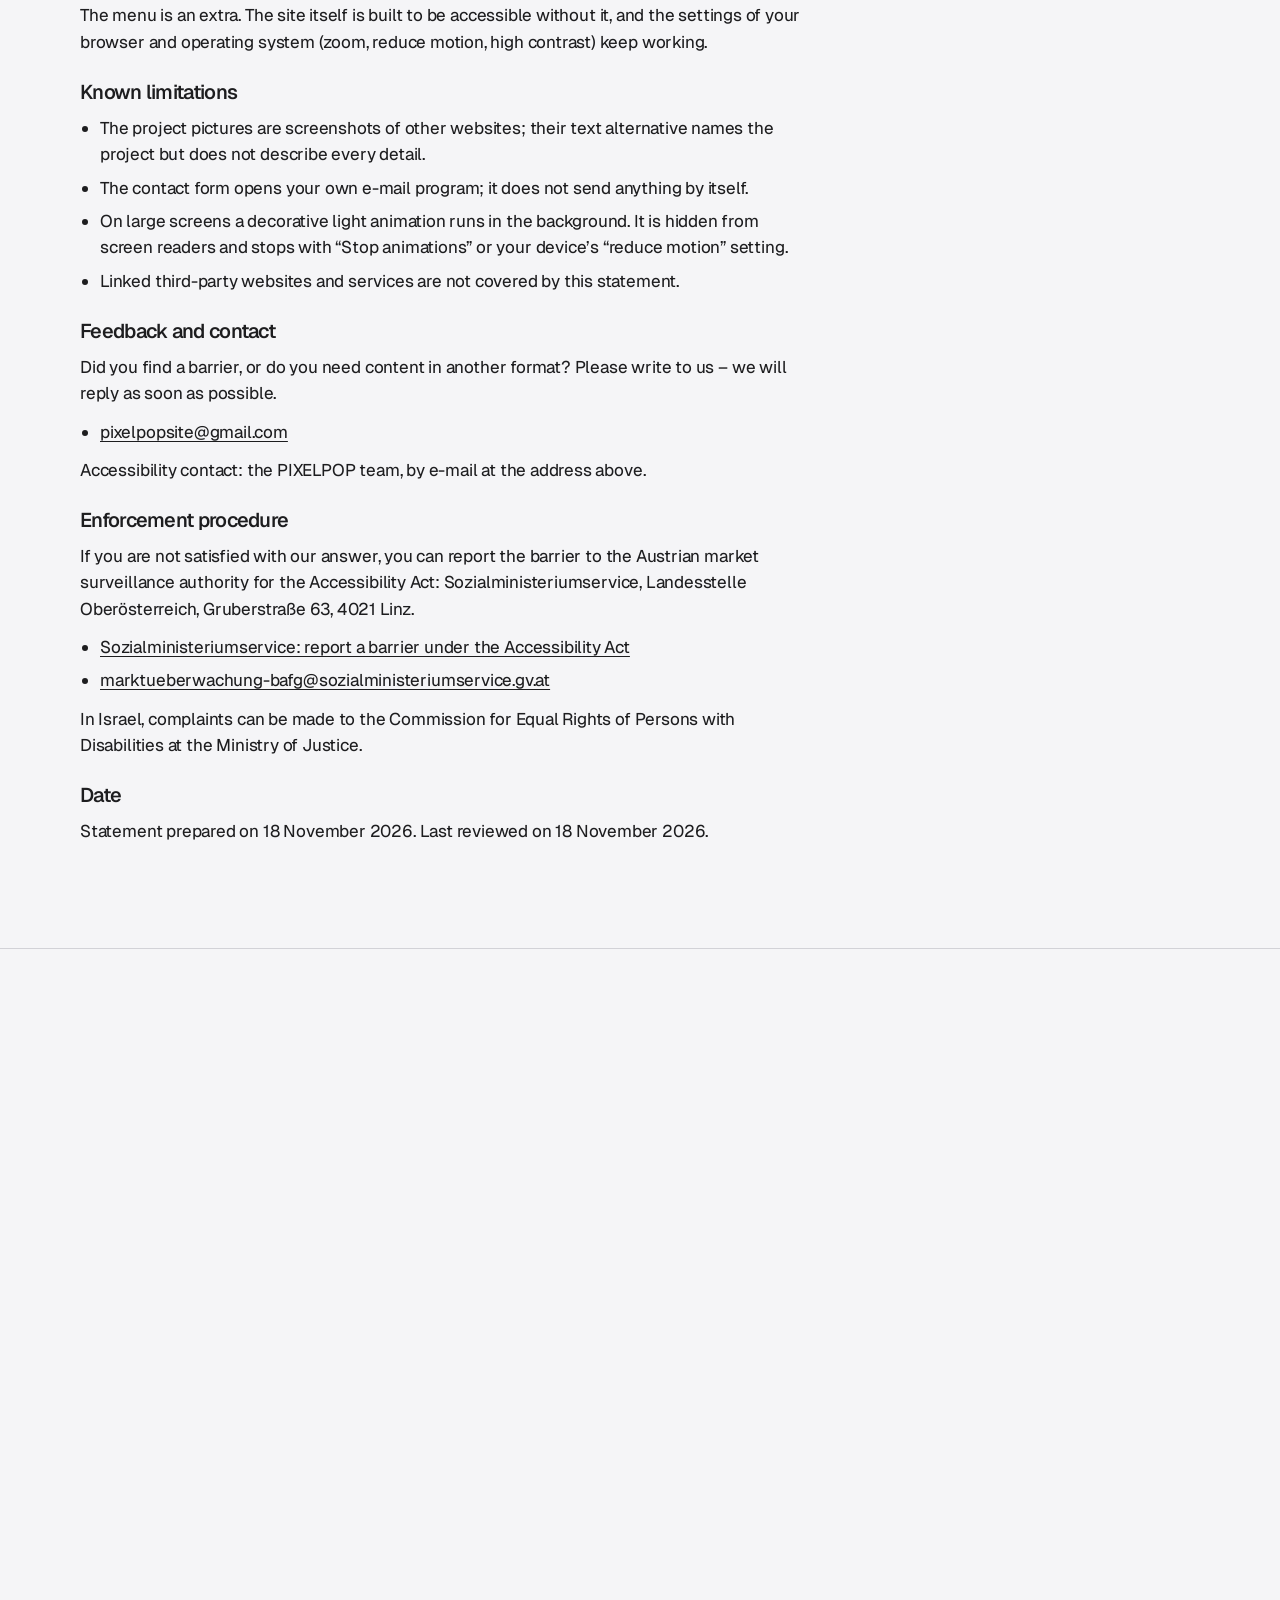
<file: accessibility.html>
<!doctype html>
<html lang="en" class="no-js">
<head>
  <meta charset="utf-8">
  <meta http-equiv="Content-Security-Policy" content="default-src 'self'; base-uri 'self'; object-src 'none'; script-src 'self'; style-src 'self'; img-src 'self' data:; font-src 'self'; media-src 'self'; connect-src 'none'; form-action 'self' mailto:; frame-src 'none'; worker-src 'none'; upgrade-insecure-requests">
  <meta name="referrer" content="strict-origin-when-cross-origin">
  <meta name="viewport" content="width=device-width, initial-scale=1, viewport-fit=cover">
  <link rel="stylesheet" href="assets/a11y/a11y.css?v=20261119-a11y">
  <script src="assets/a11y/a11y.js?v=20261119-a11y" data-site="pixelpop" data-statement="accessibility.html"></script>
  <script src="assets/i18n/i18n.js?v=20261119-a11y" data-page="accessibility"></script>
  <title>Accessibility statement | PIXELPOP</title>
  <meta name="description" content="Accessibility statement of PIXELPOP: standard (WCAG 2.2 AA, EN 301 549), conformance status, known limitations, contact and enforcement.">
  <meta name="color-scheme" content="light dark">
  <meta name="theme-color" media="(prefers-color-scheme: light)" content="#f5f5f7">
  <meta name="theme-color" media="(prefers-color-scheme: dark)" content="#050507">
  <link rel="canonical" href="https://amireven-crypto.github.io/site-drop/accessibility.html">
  <link rel="icon" href="favicon.ico" sizes="48x48">
  <link rel="icon" href="assets/brand/favicon.svg" type="image/svg+xml">
  <link rel="stylesheet" href="assets/css/tokens.css?v=20261119-a11y">
  <link rel="stylesheet" href="assets/css/site.css?v=20261119-a11y">
  <script src="assets/js/boot.js?v=20261119-compliance"></script>
</head>
<body>
  <a class="skip" href="#main">Skip to main content</a>
  <canvas id="stream" aria-hidden="true"></canvas>
  <div class="loader" id="loader" hidden>
    <div class="loader-core" id="loader-core"></div>
  </div>

  <header class="nav">
    <div class="wrap nav-bar">
      <a class="logo" href="index.html" aria-label="PIXELPOP — home">
        <svg class="mark" viewBox="0 0 32 32" aria-hidden="true">
          <rect width="32" height="32" rx="10" fill="#2B7BFF"/>
          <rect x="13.4" y="14.2" width="3.2" height="12.4" rx="1.6" fill="#F3E6D4"/>
          <circle cx="16.4" cy="13.2" r="6.1" fill="#fff"/>
          <path d="M16.4 8.6c2.4 0 4 1.4 4 3.3 0 2.6-2.3 3.5-4.5 3.9" fill="none" stroke="#FF2D8A" stroke-width="1.5" stroke-linecap="round"/>
        </svg>
        <span class="logo-word">PIXELPOP</span>
      </a>
      <nav class="links-desk" aria-label="Accessibility">
        <a href="index.html">Home</a>
      </nav>
      <div class="nav-end">
        <div class="lang lang-desk" role="group" aria-label="Language">
          <button type="button" data-set-lang="de" lang="de" aria-label="DE – Deutsch">DE</button>
          <button type="button" data-set-lang="en" lang="en" aria-label="EN – English">EN</button>
          <button type="button" data-set-lang="he" lang="he" aria-label="HE – עברית">HE</button>
          <button type="button" data-set-lang="ru" lang="ru" aria-label="RU – Русский">RU</button>
        </div>
        <a class="btn primary sm" href="index.html">Back to the site</a>
        <button class="burger" type="button" aria-label="Open menu" aria-expanded="false" aria-controls="menu"><span></span><span></span><span></span></button>
      </div>
    </div>
  </header>
  <nav class="menu" id="menu" aria-label="Mobile">
    <div class="lang lang-menu" role="group" aria-label="Language">
        <button type="button" data-set-lang="de" lang="de" aria-label="DE – Deutsch">DE</button>
        <button type="button" data-set-lang="en" lang="en" aria-label="EN – English">EN</button>
        <button type="button" data-set-lang="he" lang="he" aria-label="HE – עברית">HE</button>
        <button type="button" data-set-lang="ru" lang="ru" aria-label="RU – Русский">RU</button>
      </div>
    <a href="index.html">Back to the site</a>
  </nav>

  <main id="main" class="page" tabindex="-1">
    <section class="sys-hero">
      <div class="wrap">
        <p class="kicker"><i></i> Accessibility</p>
        <h1>Accessibility statement</h1>
        <p class="lede mt">PIXELPOP wants everyone to be able to use this website – including people who use a screen reader, the keyboard only, magnification or other assistive technology. This statement applies to amireven-crypto.github.io/site-drop.</p>
      </div>
    </section>
    <section class="anchor">
      <div class="wrap">
        <div class="statement">
        <h2>Standard and legal basis</h2>
        <p>Our target is the Web Content Accessibility Guidelines (WCAG) 2.2, level AA. This includes the WCAG 2.1 AA requirements of the European standard EN 301 549, which is the reference for the European Accessibility Act (Directive (EU) 2019/882) and the Austrian Accessibility Act (Barrierefreiheitsgesetz, BaFG).</p>
        <p>For visitors in Israel, the site also follows Israeli Standard IS 5568 (based on WCAG, level AA) under the Equal Rights for Persons with Disabilities (Service Accessibility Adjustments) Regulations, 2013.</p>
        <h2>Conformance status</h2>
        <p>This website is partially conformant with WCAG 2.2 level AA: most content meets the requirements; the exceptions are listed under “Known limitations”.</p>
        <p>Assessment method: self-assessment on 18 November 2026 with automated checks (axe-core, Lighthouse) and manual tests – keyboard only, screen widths from 360 px, 200 % zoom, Chrome and Safari (WebKit). The site has not yet been audited by an independent accessibility expert.</p>
        <h2>What we have done</h2>
        <ul>
          <li>A “Skip to content” link, a clear heading structure and page regions (header, main content, footer).</li>
          <li>All functions work with the keyboard, with a clearly visible focus indicator.</li>
          <li>Text and controls meet the WCAG contrast ratios (4.5:1 for text, 3:1 for large text and interface elements).</li>
          <li>Images have text alternatives; purely decorative images are hidden from screen readers.</li>
          <li>The layout works on phones from 360 px wide and with 200 % zoom without sideways scrolling; touch targets are at least 24 × 24 px, most are 44 × 44 px.</li>
          <li>Animations are reduced when your device is set to “reduce motion”, and they can be stopped in the accessibility menu.</li>
          <li>Each language version sets the correct page language and reading direction (right to left for Hebrew).</li>
        </ul>
        <h2>Accessibility menu</h2>
        <p>The round button with the accessibility symbol at the bottom of the screen opens a menu on every page. It works with the mouse, touch and keyboard, and the Esc key closes it. You can enlarge the text in three steps up to 150 %, and switch on high contrast, grayscale, highlighted links, a readable font, wider text spacing, stopped animations, a big cursor and a highlighted focus. The settings are saved only in your browser (local storage), are not sent to us and can be reset at any time.</p>
        <p>The menu is an extra. The site itself is built to be accessible without it, and the settings of your browser and operating system (zoom, reduce motion, high contrast) keep working.</p>
        <h2>Known limitations</h2>
        <ul>
          <li>The project pictures are screenshots of other websites; their text alternative names the project but does not describe every detail.</li>
          <li>The contact form opens your own e-mail program; it does not send anything by itself.</li>
          <li>On large screens a decorative light animation runs in the background. It is hidden from screen readers and stops with “Stop animations” or your device’s “reduce motion” setting.</li>
          <li>Linked third-party websites and services are not covered by this statement.</li>
        </ul>
        <h2>Feedback and contact</h2>
        <p>Did you find a barrier, or do you need content in another format? Please write to us – we will reply as soon as possible.</p>
        <ul>
          <li><a href="mailto:pixelpopsite@gmail.com">pixelpopsite@gmail.com</a></li>
        </ul>
        <p>Accessibility contact: the PIXELPOP team, by e-mail at the address above.</p>
        <h2>Enforcement procedure</h2>
        <p>If you are not satisfied with our answer, you can report the barrier to the Austrian market surveillance authority for the Accessibility Act: Sozialministeriumservice, Landesstelle Oberösterreich, Gruberstraße 63, 4021 Linz.</p>
        <ul>
          <li><a href="https://www.sozialministeriumservice.gv.at/Marktueberwachung_digitale_Barrierefreiheit/Informationen_fuer_Verbraucherinnen/Kontakt-fuer-Hinweisgeberinnen-nach-Barrierefreiheitsgesetz/Kontakt-fuer-Hinweisgeber-innen-nach-Barrierefre.de.html" rel="noopener noreferrer">Sozialministeriumservice: report a barrier under the Accessibility Act</a></li>
          <li><a href="mailto:marktueberwachung-bafg@sozialministeriumservice.gv.at">marktueberwachung-bafg@sozialministeriumservice.gv.at</a></li>
        </ul>
        <p>In Israel, complaints can be made to the Commission for Equal Rights of Persons with Disabilities at the Ministry of Justice.</p>
        <h2>Date</h2>
        <p>Statement prepared on 18 November 2026. Last reviewed on 18 November 2026.</p>
        </div>
      </div>
    </section>
  </main>

  <footer class="foot">
    <div class="wrap legal">
      <p>© <span id="yr">2026</span> PIXELPOP · <span class="ph">[Your name / company]</span></p>
      <p><a href="index.html">Home</a> · <a href="accessibility.html">Accessibility statement</a> · <a href="privacy.html">Privacy policy</a></p>
    </div>
    <p class="wrap legal-extra">Designed and built with AI assistance.</p>
  </footer>
  <script src="assets/i18n/apply.js?v=20261119-a11y"></script>
  <script src="assets/js/site.js?v=20261119-a11y"></script>
  </body>
</html>
</file>
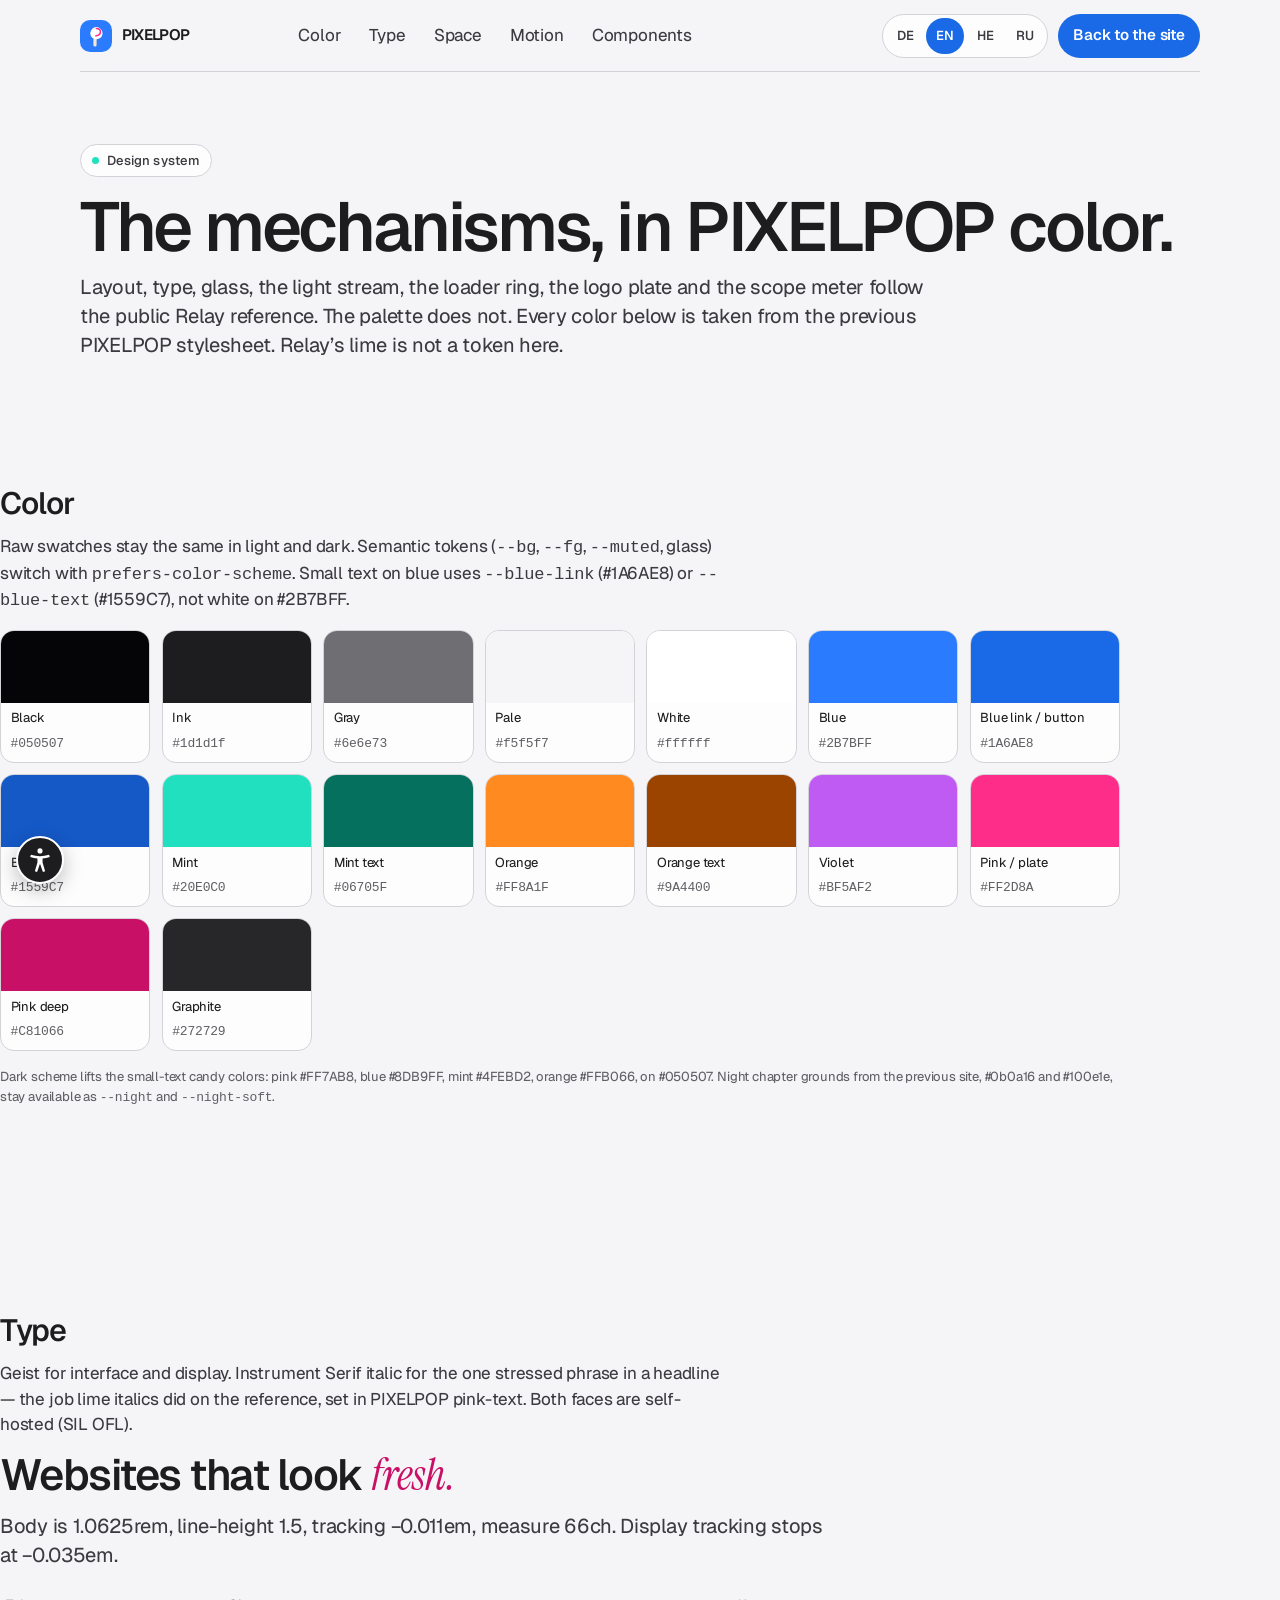
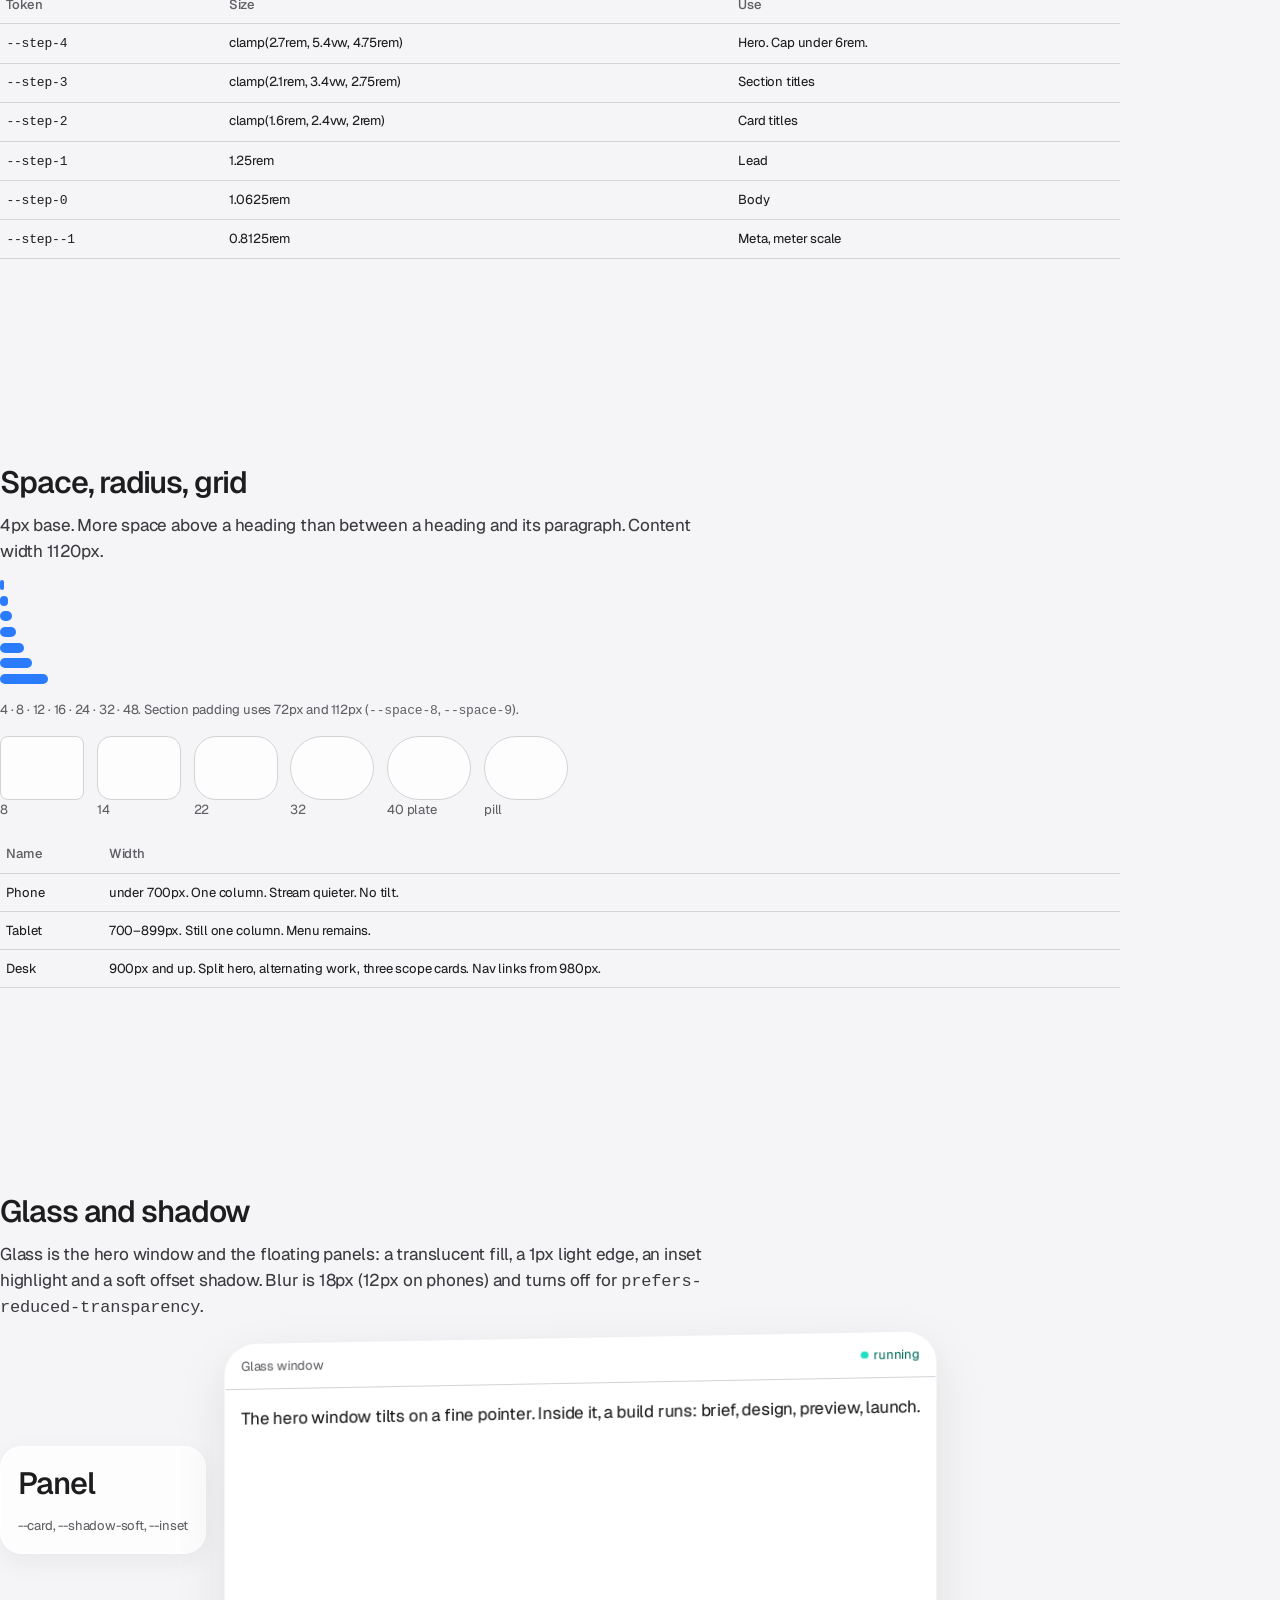
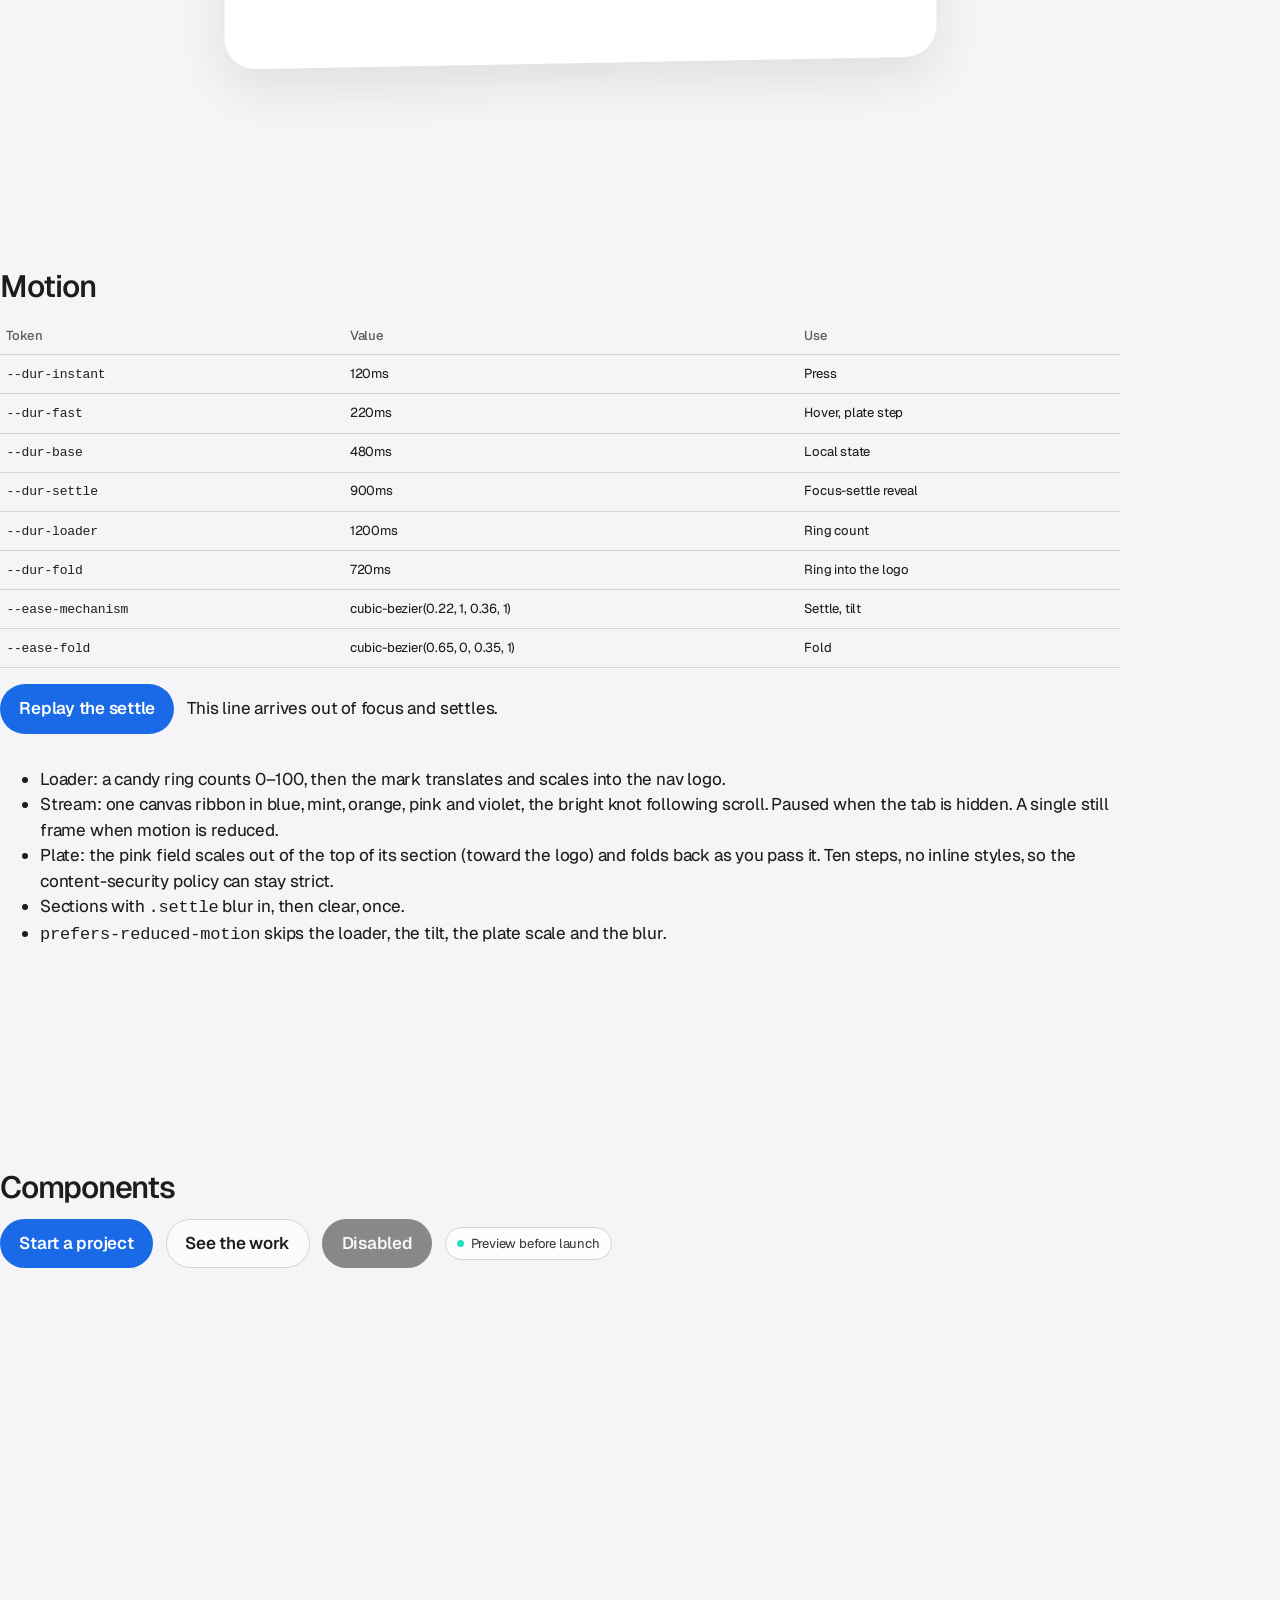
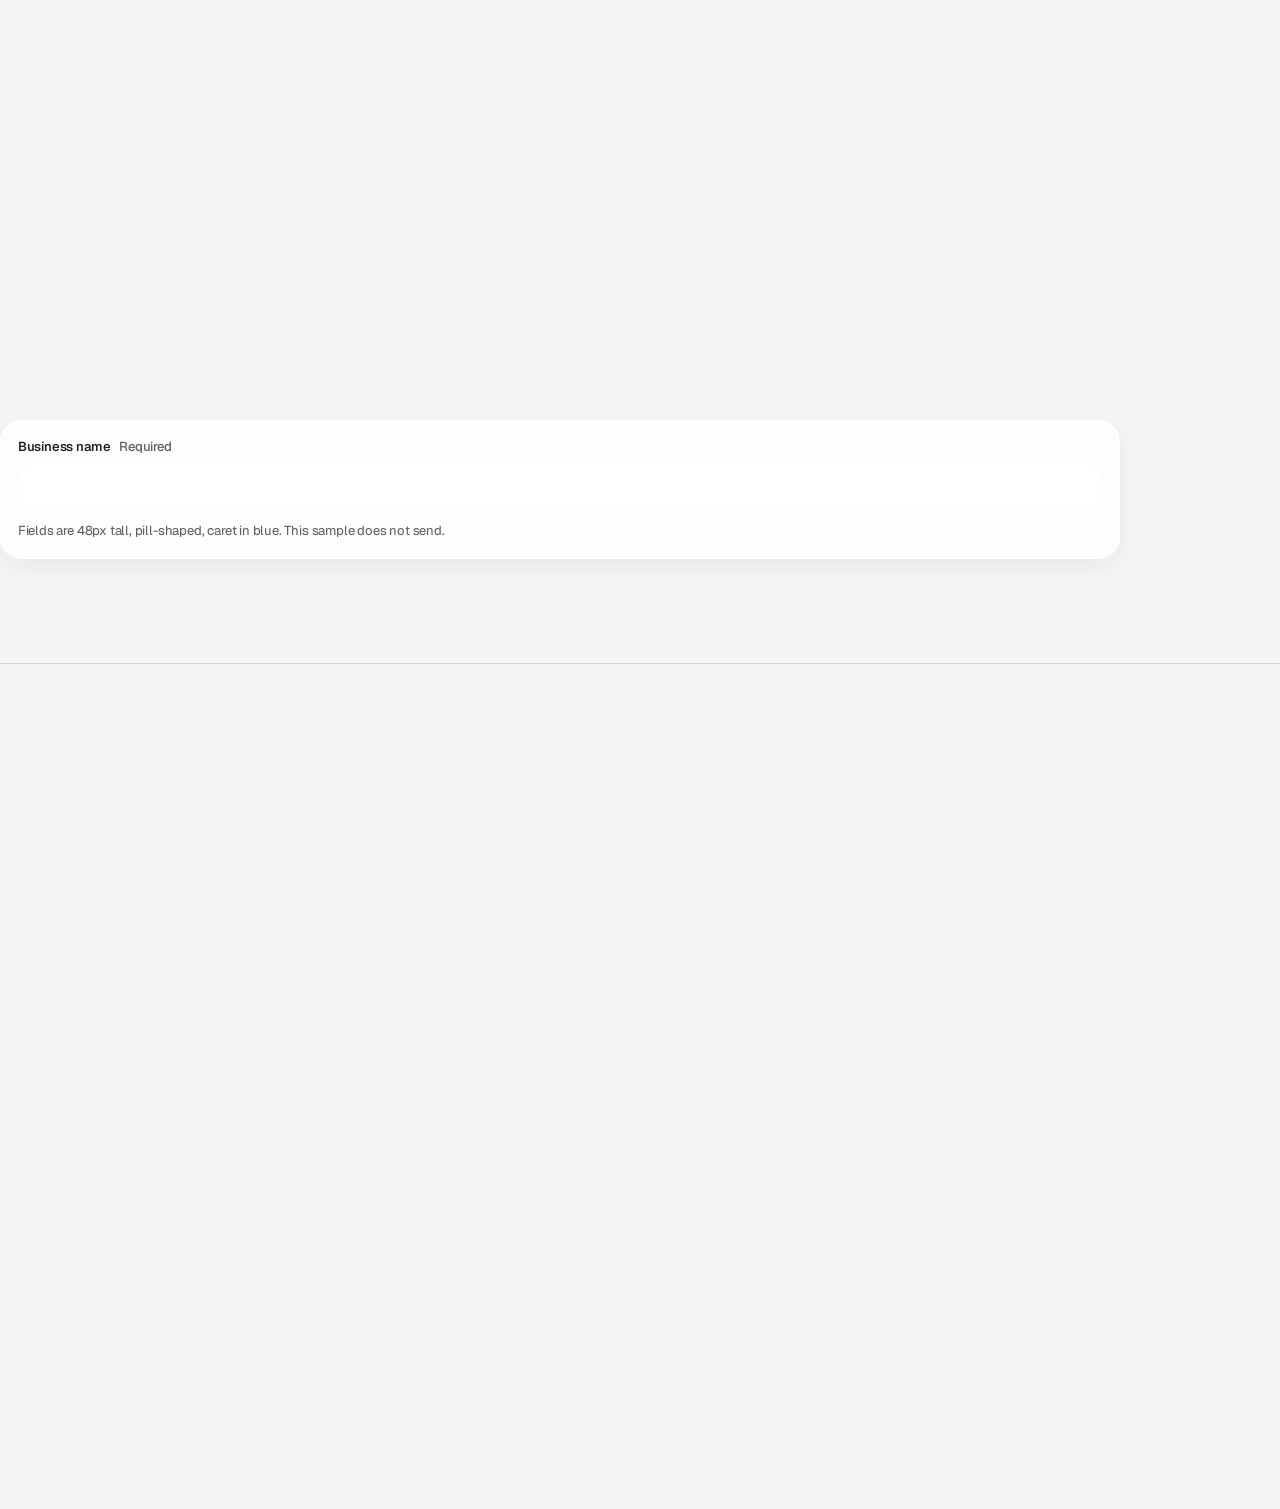
<file: design-system.html>
<!doctype html>
<html lang="en" class="no-js">
<head>
  <meta charset="utf-8">
  <meta http-equiv="Content-Security-Policy" content="default-src 'self'; base-uri 'self'; object-src 'none'; script-src 'self'; style-src 'self'; img-src 'self' data:; font-src 'self'; media-src 'self'; connect-src 'none'; form-action 'self' mailto:; frame-src 'none'; worker-src 'none'; upgrade-insecure-requests">
  <meta name="referrer" content="strict-origin-when-cross-origin">
  <meta name="viewport" content="width=device-width, initial-scale=1, viewport-fit=cover">
  <link rel="stylesheet" href="assets/a11y/a11y.css?v=20261119-a11y">
  <script src="assets/a11y/a11y.js?v=20261119-a11y" data-site="pixelpop" data-statement="accessibility.html"></script>
  <script src="assets/i18n/i18n.js?v=20261119-a11y" data-page="design-system"></script>
  <title>Design system | PIXELPOP</title>
  <meta name="description" content="PIXELPOP design system: the existing candy palette, type, space, glass and the motion mechanisms used across the site.">
  <meta name="color-scheme" content="light dark">
  <meta name="theme-color" media="(prefers-color-scheme: light)" content="#f5f5f7">
  <meta name="theme-color" media="(prefers-color-scheme: dark)" content="#050507">
  <link rel="canonical" href="https://amireven-crypto.github.io/site-drop/design-system.html">
  <link rel="icon" href="favicon.ico" sizes="48x48">
  <link rel="icon" href="assets/brand/favicon.svg" type="image/svg+xml">
  <link rel="stylesheet" href="assets/css/tokens.css?v=20261119-a11y">
  <link rel="stylesheet" href="assets/css/site.css?v=20261119-a11y">
  <script src="assets/js/boot.js?v=20261119-compliance"></script>
</head>
<body>
  <a class="skip" href="#main">Skip to main content</a>
  <canvas id="stream" aria-hidden="true"></canvas>
  <div class="loader" id="loader" hidden>
    <div class="loader-core" id="loader-core"></div>
  </div>

  <header class="nav">
    <div class="wrap nav-bar">
      <a class="logo" href="index.html" aria-label="PIXELPOP — home">
        <svg class="mark" viewBox="0 0 32 32" aria-hidden="true">
          <rect width="32" height="32" rx="10" fill="#2B7BFF"/>
          <rect x="13.4" y="14.2" width="3.2" height="12.4" rx="1.6" fill="#F3E6D4"/>
          <circle cx="16.4" cy="13.2" r="6.1" fill="#fff"/>
          <path d="M16.4 8.6c2.4 0 4 1.4 4 3.3 0 2.6-2.3 3.5-4.5 3.9" fill="none" stroke="#FF2D8A" stroke-width="1.5" stroke-linecap="round"/>
        </svg>
        <span class="logo-word">PIXELPOP</span>
      </a>
      <nav class="links-desk" aria-label="Design system">
        <a href="#color">Color</a>
        <a href="#type">Type</a>
        <a href="#space">Space</a>
        <a href="#motion">Motion</a>
        <a href="#components">Components</a>
      </nav>
      <div class="nav-end">
        <div class="lang lang-desk" role="group" aria-label="Language">
          <button type="button" data-set-lang="de" lang="de" aria-label="DE – Deutsch">DE</button>
          <button type="button" data-set-lang="en" lang="en" aria-label="EN – English">EN</button>
          <button type="button" data-set-lang="he" lang="he" aria-label="HE – עברית">HE</button>
          <button type="button" data-set-lang="ru" lang="ru" aria-label="RU – Русский">RU</button>
        </div>
        <a class="btn primary sm" href="index.html">Back to the site</a>
        <button class="burger" type="button" aria-label="Open menu" aria-expanded="false" aria-controls="menu"><span></span><span></span><span></span></button>
      </div>
    </div>
  </header>
  <nav class="menu" id="menu" aria-label="Mobile">
    <div class="lang lang-menu" role="group" aria-label="Language">
        <button type="button" data-set-lang="de" lang="de" aria-label="DE – Deutsch">DE</button>
        <button type="button" data-set-lang="en" lang="en" aria-label="EN – English">EN</button>
        <button type="button" data-set-lang="he" lang="he" aria-label="HE – עברית">HE</button>
        <button type="button" data-set-lang="ru" lang="ru" aria-label="RU – Русский">RU</button>
      </div>
    <a href="#color">Color</a>
    <a href="#type">Type</a>
    <a href="#space">Space</a>
    <a href="#motion">Motion</a>
    <a href="#components">Components</a>
    <a href="index.html">Back to the site</a>
  </nav>

  <main id="main" class="page" tabindex="-1">
    <section class="sys-hero">
      <div class="wrap">
        <p class="kicker"><i></i> Design system</p>
        <h1>The mechanisms, in PIXELPOP color.</h1>
        <p class="lede mt">Layout, type, glass, the light stream, the loader ring, the logo plate and the scope meter follow the public Relay reference. The palette does not. Every color below is taken from the previous PIXELPOP stylesheet. Relay’s lime is not a token here.</p>
      </div>
    </section>

    <section id="color" class="anchor">
      <div class="wrap doc-block">
        <h2>Color</h2>
        <p class="sub">Raw swatches stay the same in light and dark. Semantic tokens (<code>--bg</code>, <code>--fg</code>, <code>--muted</code>, glass) switch with <code>prefers-color-scheme</code>. Small text on blue uses <code>--blue-link</code> (#1A6AE8) or <code>--blue-text</code> (#1559C7), not white on #2B7BFF.</p>
        <div class="swatches">
          <div class="swatch"><i class="c-black"></i><span>Black</span><code>#050507</code></div>
          <div class="swatch"><i class="c-ink"></i><span>Ink</span><code>#1d1d1f</code></div>
          <div class="swatch"><i class="c-gray"></i><span>Gray</span><code>#6e6e73</code></div>
          <div class="swatch"><i class="c-pale"></i><span>Pale</span><code>#f5f5f7</code></div>
          <div class="swatch"><i class="c-white"></i><span>White</span><code>#ffffff</code></div>
          <div class="swatch"><i class="c-blue"></i><span>Blue</span><code>#2B7BFF</code></div>
          <div class="swatch"><i class="c-blue-link"></i><span>Blue link / button</span><code>#1A6AE8</code></div>
          <div class="swatch"><i class="c-blue-text"></i><span>Blue text</span><code>#1559C7</code></div>
          <div class="swatch"><i class="c-mint"></i><span>Mint</span><code>#20E0C0</code></div>
          <div class="swatch"><i class="c-mint-text"></i><span>Mint text</span><code>#06705F</code></div>
          <div class="swatch"><i class="c-orange"></i><span>Orange</span><code>#FF8A1F</code></div>
          <div class="swatch"><i class="c-orange-text"></i><span>Orange text</span><code>#9A4400</code></div>
          <div class="swatch"><i class="c-violet"></i><span>Violet</span><code>#BF5AF2</code></div>
          <div class="swatch"><i class="c-pink"></i><span>Pink / plate</span><code>#FF2D8A</code></div>
          <div class="swatch"><i class="c-pink-deep"></i><span>Pink deep</span><code>#C81066</code></div>
          <div class="swatch"><i class="c-graphite"></i><span>Graphite</span><code>#272729</code></div>
        </div>
        <p class="fine">Dark scheme lifts the small-text candy colors: pink #FF7AB8, blue #8DB9FF, mint #4FEBD2, orange #FFB066, on #050507. Night chapter grounds from the previous site, #0b0a16 and #100e1e, stay available as <code>--night</code> and <code>--night-soft</code>.</p>
      </div>
    </section>

    <section id="type" class="anchor">
      <div class="wrap doc-block">
        <h2>Type</h2>
        <p class="sub">Geist for interface and display. Instrument Serif italic for the one stressed phrase in a headline — the job lime italics did on the reference, set in PIXELPOP pink-text. Both faces are self-hosted (SIL OFL).</p>
        <p class="display">Websites that look <em>fresh.</em></p>
        <p class="lede">Body is 1.0625rem, line-height 1.5, tracking −0.011em, measure 66ch. Display tracking stops at −0.035em.</p>
        <table class="token-table">
          <thead><tr><th>Token</th><th>Size</th><th>Use</th></tr></thead>
          <tbody>
            <tr><td><code>--step-4</code></td><td>clamp(2.7rem, 5.4vw, 4.75rem)</td><td>Hero. Cap under 6rem.</td></tr>
            <tr><td><code>--step-3</code></td><td>clamp(2.1rem, 3.4vw, 2.75rem)</td><td>Section titles</td></tr>
            <tr><td><code>--step-2</code></td><td>clamp(1.6rem, 2.4vw, 2rem)</td><td>Card titles</td></tr>
            <tr><td><code>--step-1</code></td><td>1.25rem</td><td>Lead</td></tr>
            <tr><td><code>--step-0</code></td><td>1.0625rem</td><td>Body</td></tr>
            <tr><td><code>--step--1</code></td><td>0.8125rem</td><td>Meta, meter scale</td></tr>
          </tbody>
        </table>
      </div>
    </section>

    <section id="space" class="anchor">
      <div class="wrap doc-block">
        <h2>Space, radius, grid</h2>
        <p class="sub">4px base. More space above a heading than between a heading and its paragraph. Content width 1120px.</p>
        <div class="scale" aria-hidden="true">
          <b class="s1"></b><b class="s2"></b><b class="s3"></b><b class="s4"></b><b class="s5"></b><b class="s6"></b><b class="s7"></b>
        </div>
        <p class="fine">4 · 8 · 12 · 16 · 24 · 32 · 48. Section padding uses 72px and 112px (<code>--space-8</code>, <code>--space-9</code>).</p>
        <div class="radius-row">
          <div><div class="rbox rad-xs"></div><p class="fine">8</p></div>
          <div><div class="rbox rad-sm"></div><p class="fine">14</p></div>
          <div><div class="rbox rad-md"></div><p class="fine">22</p></div>
          <div><div class="rbox rad-lg"></div><p class="fine">32</p></div>
          <div><div class="rbox rad-plate"></div><p class="fine">40 plate</p></div>
          <div><div class="rbox rad-pill"></div><p class="fine">pill</p></div>
        </div>
        <table class="token-table">
          <thead><tr><th>Name</th><th>Width</th></tr></thead>
          <tbody>
            <tr><td>Phone</td><td>under 700px. One column. Stream quieter. No tilt.</td></tr>
            <tr><td>Tablet</td><td>700–899px. Still one column. Menu remains.</td></tr>
            <tr><td>Desk</td><td>900px and up. Split hero, alternating work, three scope cards. Nav links from 980px.</td></tr>
          </tbody>
        </table>
      </div>
    </section>

    <section id="glass" class="anchor">
      <div class="wrap doc-block">
        <h2>Glass and shadow</h2>
        <p class="sub">Glass is the hero window and the floating panels: a translucent fill, a 1px light edge, an inset highlight and a soft offset shadow. Blur is 18px (12px on phones) and turns off for <code>prefers-reduced-transparency</code>.</p>
        <div class="shadow-row">
          <div class="panel"><h3>Panel</h3><p class="fine mt">--card, --shadow-soft, --inset</p></div>
          <div class="window"><div class="window-bar"><span>Glass window</span><span class="live">running</span></div><div class="flow"><p>The hero window tilts on a fine pointer. Inside it, a build runs: brief, design, preview, launch.</p></div></div>
        </div>
      </div>
    </section>

    <section id="motion" class="anchor">
      <div class="wrap doc-block">
        <h2>Motion</h2>
        <table class="token-table">
          <thead><tr><th>Token</th><th>Value</th><th>Use</th></tr></thead>
          <tbody>
            <tr><td><code>--dur-instant</code></td><td>120ms</td><td>Press</td></tr>
            <tr><td><code>--dur-fast</code></td><td>220ms</td><td>Hover, plate step</td></tr>
            <tr><td><code>--dur-base</code></td><td>480ms</td><td>Local state</td></tr>
            <tr><td><code>--dur-settle</code></td><td>900ms</td><td>Focus-settle reveal</td></tr>
            <tr><td><code>--dur-loader</code></td><td>1200ms</td><td>Ring count</td></tr>
            <tr><td><code>--dur-fold</code></td><td>720ms</td><td>Ring into the logo</td></tr>
            <tr><td><code>--ease-mechanism</code></td><td>cubic-bezier(0.22, 1, 0.36, 1)</td><td>Settle, tilt</td></tr>
            <tr><td><code>--ease-fold</code></td><td>cubic-bezier(0.65, 0, 0.35, 1)</td><td>Fold</td></tr>
          </tbody>
        </table>
        <div class="comp-row">
          <button class="btn primary" type="button" id="replay">Replay the settle</button>
          <p class="settle in" id="settle-demo">This line arrives out of focus and settles.</p>
        </div>
        <ul>
          <li>Loader: a candy ring counts 0–100, then the mark translates and scales into the nav logo.</li>
          <li>Stream: one canvas ribbon in blue, mint, orange, pink and violet, the bright knot following scroll. Paused when the tab is hidden. A single still frame when motion is reduced.</li>
          <li>Plate: the pink field scales out of the top of its section (toward the logo) and folds back as you pass it. Ten steps, no inline styles, so the content-security policy can stay strict.</li>
          <li>Sections with <code>.settle</code> blur in, then clear, once.</li>
          <li><code>prefers-reduced-motion</code> skips the loader, the tilt, the plate scale and the blur.</li>
        </ul>
      </div>
    </section>

    <section id="components" class="anchor">
      <div class="wrap doc-block">
        <h2>Components</h2>
        <div class="comp-row">
          <a class="btn primary" href="index.html#contact">Start a project</a>
          <a class="btn ghost" href="index.html#work">See the work</a>
          <button class="btn dark" type="button" disabled>Disabled</button>
          <p class="status"><b></b> Preview before launch</p>
        </div>
        <div id="scope" data-scope="new">
        <div class="scope-top">
          <div class="meter-card">
            <p class="fine">scope meter</p>
            <label class="meter-q" for="meter">How much should the site do?</label>
            <div class="meter">
              <input id="meter" type="range" min="0" max="2" step="1" value="1" aria-valuetext="New website. Quoted after a preview.">
              <div class="meter-scale" aria-hidden="true"><span>Redesign</span><span>New website</span><span>Online store</span></div>
            </div>
          </div>
          <div class="quote-card" aria-live="polite">
            <p class="fine">your scope</p>
            <p class="scope-only" data-for="redesign"><strong>Redesign</strong></p>
            <p class="scope-only" data-for="new"><strong>New website</strong></p>
            <p class="scope-only" data-for="store"><strong>Online store</strong></p>
            <p class="price">Quoted after a preview</p>
            <p class="fine">There is no public rate card. The meter changes scope, not a price.</p>
          </div>
        </div>
        </div>
        <form id="sample-form" class="panel" action="mailto:pixelpopsite@gmail.com" method="post" enctype="text/plain">
          <label><span class="label-line">Business name <span class="field-flag">Required</span></span>
            <input name="business" type="text" autocomplete="organization">
          </label>
          <p class="fine">Fields are 48px tall, pill-shaped, caret in blue. This sample does not send.</p>
        </form>
      </div>
    </section>
  </main>

  <footer class="foot">
    <div class="wrap legal">
      <p>© <span id="yr">2026</span> PIXELPOP · <span class="ph">[Your name / company]</span></p>
      <p><a href="index.html">Home</a> · <a href="accessibility.html">Accessibility statement</a> · <a href="privacy.html">Privacy policy</a></p>
    </div>
    <p class="wrap legal-extra">Designed and built with AI assistance.</p>
  </footer>
  <script src="assets/i18n/apply.js?v=20261119-a11y"></script>
  <script src="assets/js/site.js?v=20261119-a11y"></script>
  <script src="assets/js/system-page.js"></script>
</body>
</html>
</file>
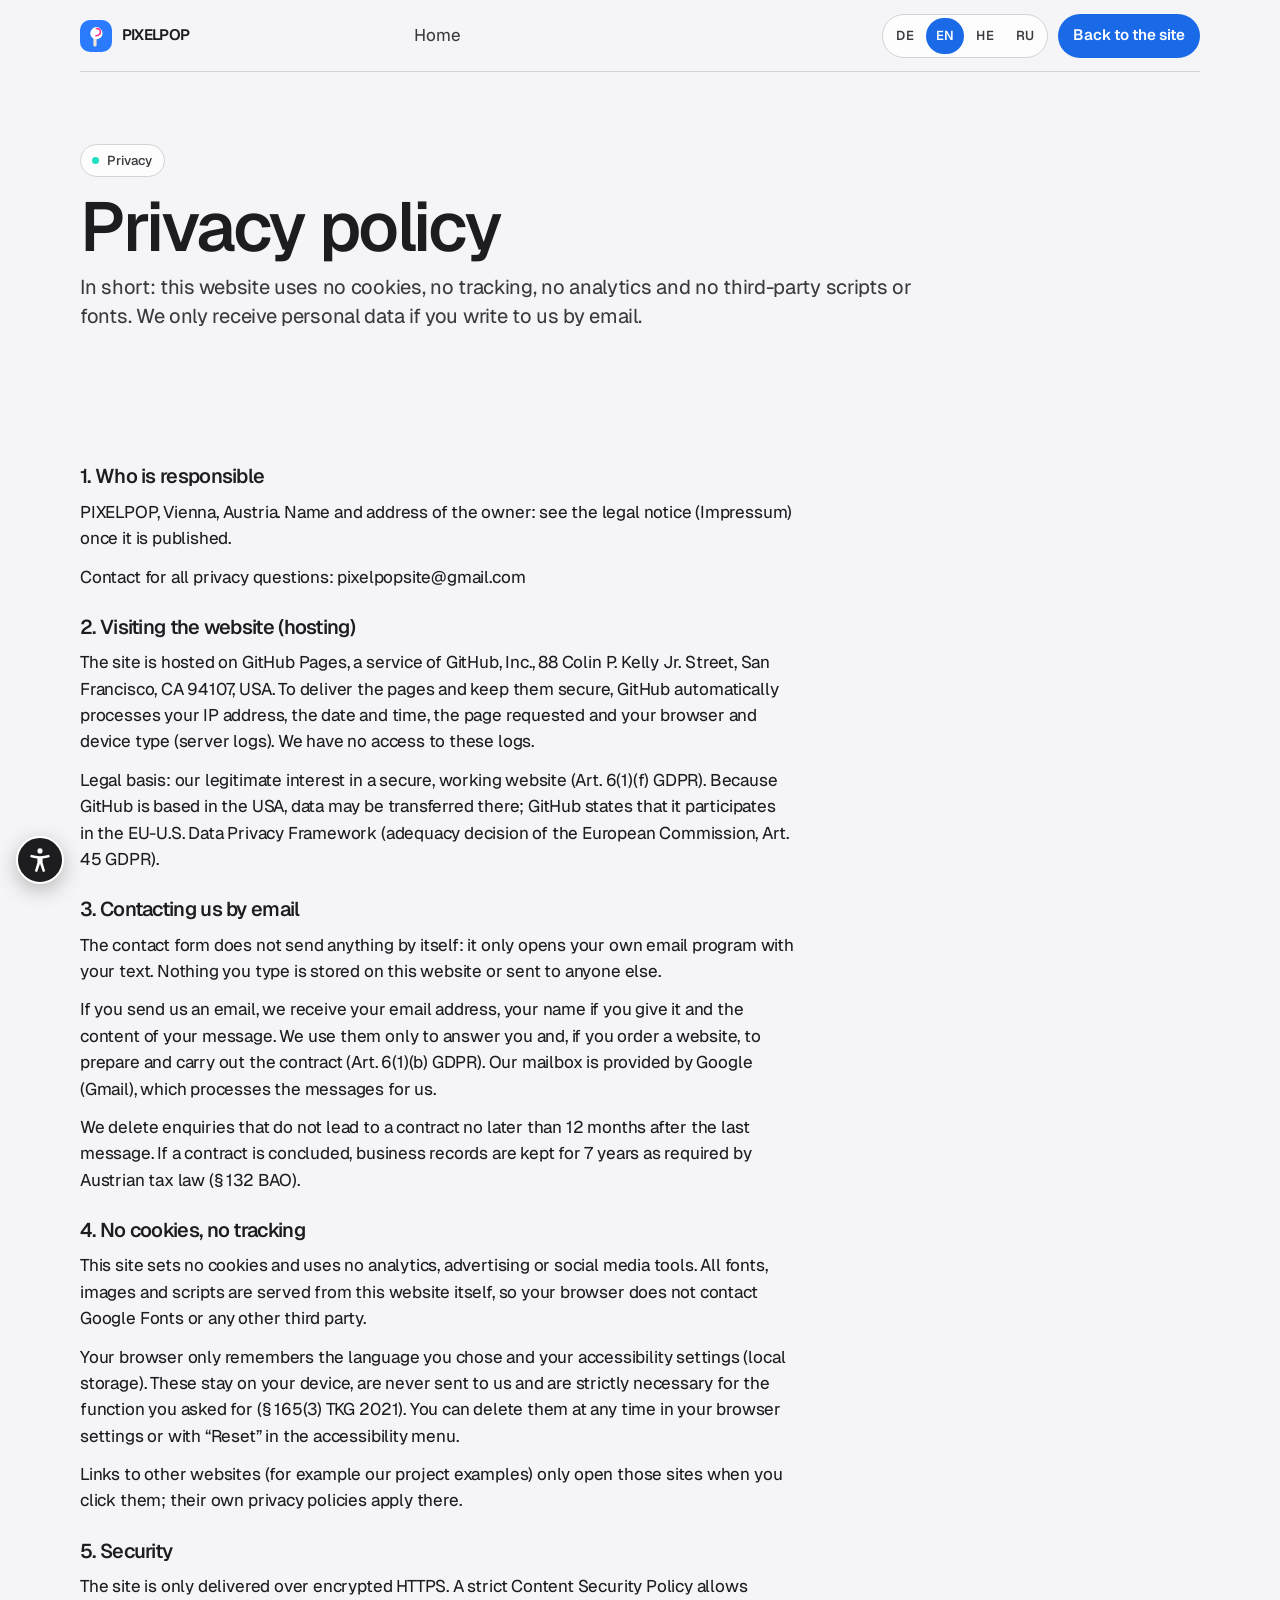
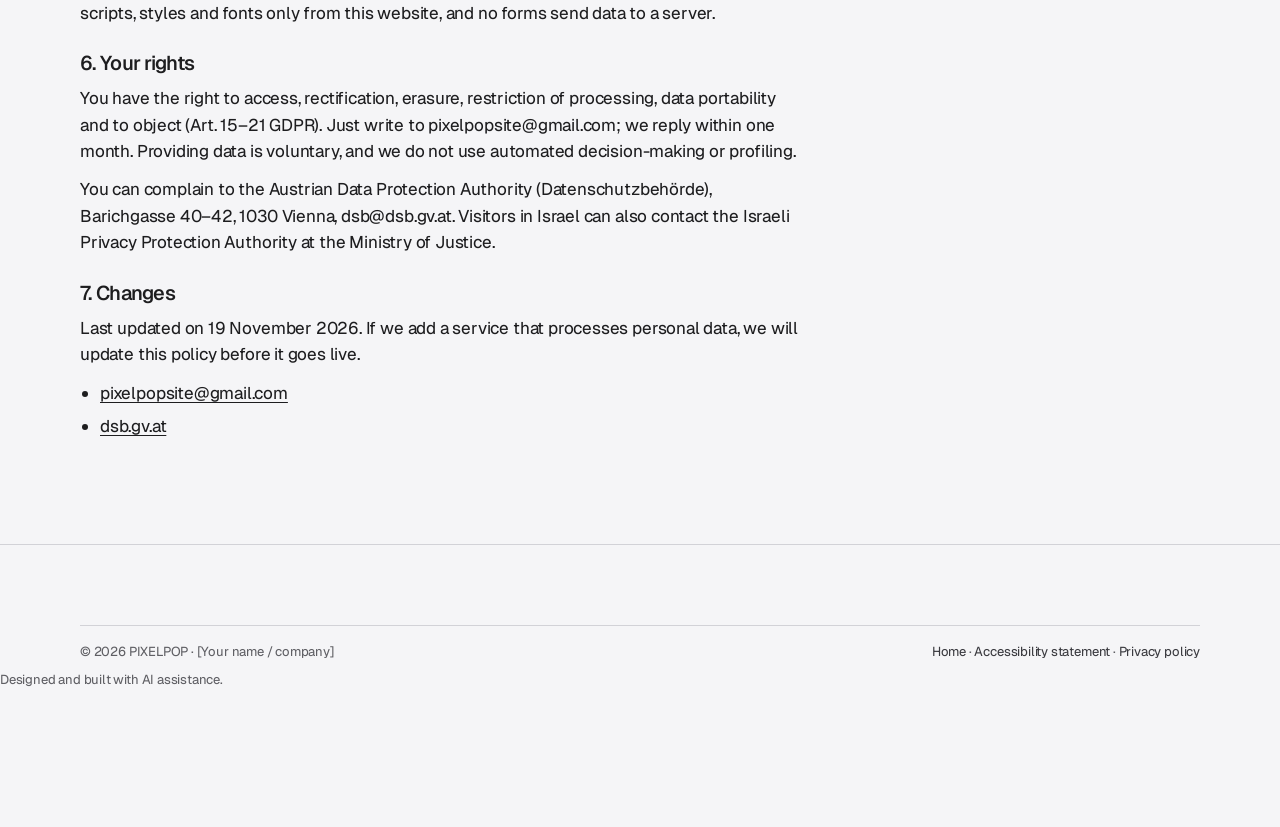
<file: privacy.html>
<!doctype html>
<html lang="en" class="no-js">
<head>
  <meta charset="utf-8">
  <meta http-equiv="Content-Security-Policy" content="default-src 'self'; base-uri 'self'; object-src 'none'; script-src 'self'; style-src 'self'; img-src 'self' data:; font-src 'self'; media-src 'self'; connect-src 'none'; form-action 'self' mailto:; frame-src 'none'; worker-src 'none'; upgrade-insecure-requests">
  <meta name="referrer" content="strict-origin-when-cross-origin">
  <meta name="viewport" content="width=device-width, initial-scale=1, viewport-fit=cover">
  <link rel="stylesheet" href="assets/a11y/a11y.css?v=20261119-a11y">
  <script src="assets/a11y/a11y.js?v=20261119-a11y" data-site="pixelpop" data-statement="accessibility.html"></script>
  <script src="assets/i18n/i18n.js?v=20261119-a11y" data-page="privacy"></script>
  <title>Privacy policy | PIXELPOP</title>
  <meta name="description" content="Privacy policy of PIXELPOP: who is responsible, what data is processed when you visit the site or email us, no cookies, no tracking, your rights.">
  <meta name="color-scheme" content="light dark">
  <meta name="theme-color" media="(prefers-color-scheme: light)" content="#f5f5f7">
  <meta name="theme-color" media="(prefers-color-scheme: dark)" content="#050507">
  <link rel="canonical" href="https://amireven-crypto.github.io/site-drop/privacy.html">
  <link rel="icon" href="favicon.ico" sizes="48x48">
  <link rel="icon" href="assets/brand/favicon.svg" type="image/svg+xml">
  <link rel="stylesheet" href="assets/css/tokens.css?v=20261119-a11y">
  <link rel="stylesheet" href="assets/css/site.css?v=20261119-a11y">
  <script src="assets/js/boot.js?v=20261119-compliance"></script>
</head>
<body>
  <a class="skip" href="#main">Skip to main content</a>
  <canvas id="stream" aria-hidden="true"></canvas>
  <div class="loader" id="loader" hidden>
    <div class="loader-core" id="loader-core"></div>
  </div>

  <header class="nav">
    <div class="wrap nav-bar">
      <a class="logo" href="index.html" aria-label="PIXELPOP — home">
        <svg class="mark" viewBox="0 0 32 32" aria-hidden="true">
          <rect width="32" height="32" rx="10" fill="#2B7BFF"/>
          <rect x="13.4" y="14.2" width="3.2" height="12.4" rx="1.6" fill="#F3E6D4"/>
          <circle cx="16.4" cy="13.2" r="6.1" fill="#fff"/>
          <path d="M16.4 8.6c2.4 0 4 1.4 4 3.3 0 2.6-2.3 3.5-4.5 3.9" fill="none" stroke="#FF2D8A" stroke-width="1.5" stroke-linecap="round"/>
        </svg>
        <span class="logo-word">PIXELPOP</span>
      </a>
      <nav class="links-desk" aria-label="Accessibility">
        <a href="index.html">Home</a>
      </nav>
      <div class="nav-end">
        <div class="lang lang-desk" role="group" aria-label="Language">
          <button type="button" data-set-lang="de" lang="de" aria-label="DE – Deutsch">DE</button>
          <button type="button" data-set-lang="en" lang="en" aria-label="EN – English">EN</button>
          <button type="button" data-set-lang="he" lang="he" aria-label="HE – עברית">HE</button>
          <button type="button" data-set-lang="ru" lang="ru" aria-label="RU – Русский">RU</button>
        </div>
        <a class="btn primary sm" href="index.html">Back to the site</a>
        <button class="burger" type="button" aria-label="Open menu" aria-expanded="false" aria-controls="menu"><span></span><span></span><span></span></button>
      </div>
    </div>
  </header>
  <nav class="menu" id="menu" aria-label="Mobile">
    <div class="lang lang-menu" role="group" aria-label="Language">
        <button type="button" data-set-lang="de" lang="de" aria-label="DE – Deutsch">DE</button>
        <button type="button" data-set-lang="en" lang="en" aria-label="EN – English">EN</button>
        <button type="button" data-set-lang="he" lang="he" aria-label="HE – עברית">HE</button>
        <button type="button" data-set-lang="ru" lang="ru" aria-label="RU – Русский">RU</button>
      </div>
    <a href="index.html">Back to the site</a>
  </nav>

  <main id="main" class="page" tabindex="-1">
    <section class="sys-hero">
      <div class="wrap">
        <p class="kicker"><i></i> Privacy</p>
        <h1>Privacy policy</h1>
        <p class="lede mt">In short: this website uses no cookies, no tracking, no analytics and no third-party scripts or fonts. We only receive personal data if you write to us by email.</p>
      </div>
    </section>
    <section class="anchor">
      <div class="wrap">
        <div class="statement">
        <h2>1. Who is responsible</h2>
        <p>PIXELPOP, Vienna, Austria. Name and address of the owner: see the legal notice (Impressum) once it is published.</p>
        <p>Contact for all privacy questions: pixelpopsite@gmail.com</p>
        <h2>2. Visiting the website (hosting)</h2>
        <p>The site is hosted on GitHub Pages, a service of GitHub, Inc., 88 Colin P. Kelly Jr. Street, San Francisco, CA 94107, USA. To deliver the pages and keep them secure, GitHub automatically processes your IP address, the date and time, the page requested and your browser and device type (server logs). We have no access to these logs.</p>
        <p>Legal basis: our legitimate interest in a secure, working website (Art. 6(1)(f) GDPR). Because GitHub is based in the USA, data may be transferred there; GitHub states that it participates in the EU-U.S. Data Privacy Framework (adequacy decision of the European Commission, Art. 45 GDPR).</p>
        <h2>3. Contacting us by email</h2>
        <p>The contact form does not send anything by itself: it only opens your own email program with your text. Nothing you type is stored on this website or sent to anyone else.</p>
        <p>If you send us an email, we receive your email address, your name if you give it and the content of your message. We use them only to answer you and, if you order a website, to prepare and carry out the contract (Art. 6(1)(b) GDPR). Our mailbox is provided by Google (Gmail), which processes the messages for us.</p>
        <p>We delete enquiries that do not lead to a contract no later than 12 months after the last message. If a contract is concluded, business records are kept for 7 years as required by Austrian tax law (§ 132 BAO).</p>
        <h2>4. No cookies, no tracking</h2>
        <p>This site sets no cookies and uses no analytics, advertising or social media tools. All fonts, images and scripts are served from this website itself, so your browser does not contact Google Fonts or any other third party.</p>
        <p>Your browser only remembers the language you chose and your accessibility settings (local storage). These stay on your device, are never sent to us and are strictly necessary for the function you asked for (§ 165(3) TKG 2021). You can delete them at any time in your browser settings or with “Reset” in the accessibility menu.</p>
        <p>Links to other websites (for example our project examples) only open those sites when you click them; their own privacy policies apply there.</p>
        <h2>5. Security</h2>
        <p>The site is only delivered over encrypted HTTPS. A strict Content Security Policy allows scripts, styles and fonts only from this website, and no forms send data to a server.</p>
        <h2>6. Your rights</h2>
        <p>You have the right to access, rectification, erasure, restriction of processing, data portability and to object (Art. 15–21 GDPR). Just write to pixelpopsite@gmail.com; we reply within one month. Providing data is voluntary, and we do not use automated decision-making or profiling.</p>
        <p>You can complain to the Austrian Data Protection Authority (Datenschutzbehörde), Barichgasse 40–42, 1030 Vienna, dsb@dsb.gv.at. Visitors in Israel can also contact the Israeli Privacy Protection Authority at the Ministry of Justice.</p>
        <h2>7. Changes</h2>
        <p>Last updated on 19 November 2026. If we add a service that processes personal data, we will update this policy before it goes live.</p>
        <ul>
          <li><a href="mailto:pixelpopsite@gmail.com">pixelpopsite@gmail.com</a></li>
          <li><a href="https://www.dsb.gv.at/" rel="noopener noreferrer">dsb.gv.at</a></li>
        </ul>
        </div>
      </div>
    </section>
  </main>

  <footer class="foot">
    <div class="wrap legal">
      <p>© <span id="yr">2026</span> PIXELPOP · <span class="ph">[Your name / company]</span></p>
      <p><a href="index.html">Home</a> · <a href="accessibility.html">Accessibility statement</a> · <a href="privacy.html">Privacy policy</a></p>
    </div>
    <p class="wrap legal-extra">Designed and built with AI assistance.</p>
  </footer>
  <script src="assets/i18n/apply.js?v=20261119-a11y"></script>
  <script src="assets/js/site.js?v=20261119-a11y"></script>
  </body>
</html>
</file>
<file: assets/a11y/a11y.css>
/* A11y menu v1.0 — shared by all PIXELPOP demo sites. No external requests. */
.a11y-ui,.a11y-fab{--a11y-bg:#fff;--a11y-fg:#1d1d1f;--a11y-muted:#55555c;--a11y-line:#d2d2d7;--a11y-tile:#f5f5f7;--a11y-accent:#1559c7;--a11y-on-accent:#fff;--a11y-fab-bg:#1d1d1f;--a11y-fab-fg:#fff;--a11y-ring:#1559c7;--a11y-radius:18px;--a11y-tile-radius:12px;--a11y-font:system-ui,-apple-system,"Segoe UI",Roboto,Arial,"Noto Sans","Noto Sans Hebrew",sans-serif;--a11y-shadow:0 18px 50px rgba(0,0,0,.22);--a11y-bottom:16px;--a11y-side:16px}
.a11y-ui,.a11y-ui *,.a11y-fab,.a11y-fab *{box-sizing:border-box}
.a11y-sr{position:absolute!important;width:1px!important;height:1px!important;margin:-1px!important;padding:0!important;overflow:hidden!important;clip:rect(0 0 0 0)!important;clip-path:inset(50%)!important;white-space:nowrap!important;border:0!important}
.a11y-fab{position:fixed;z-index:2147483000;bottom:calc(var(--a11y-bottom) + env(safe-area-inset-bottom,0px));width:48px;height:48px;padding:0;margin:0;border:2px solid var(--a11y-fab-fg);border-radius:50%;background:var(--a11y-fab-bg);color:var(--a11y-fab-fg);display:inline-flex;align-items:center;justify-content:center;cursor:pointer;box-shadow:0 6px 20px rgba(0,0,0,.25);-webkit-tap-highlight-color:transparent;font:inherit;line-height:1}
.a11y-pos-left .a11y-fab,.a11y-pos-left~.a11y-fab{left:calc(var(--a11y-side) + env(safe-area-inset-left,0px))}
.a11y-pos-right .a11y-fab{right:calc(var(--a11y-side) + env(safe-area-inset-right,0px))}
.a11y-fab svg{width:28px;height:28px;fill:currentColor;display:block}
.a11y-fab:hover{transform:scale(1.06)}
.a11y-fab:focus{outline:none}
.a11y-fab:focus-visible,.a11y-panel :focus-visible{outline:3px solid var(--a11y-ring)!important;outline-offset:3px!important}
.a11y-fab.a11y-active::after{content:"";position:absolute;top:-2px;right:-2px;width:14px;height:14px;border-radius:50%;background:var(--a11y-accent);border:2px solid var(--a11y-fab-fg)}
.a11y-fab.a11y-inline{position:relative;bottom:auto;left:auto;right:auto;box-shadow:none}
.a11y-panel{position:fixed;inset:auto auto calc(var(--a11y-bottom) + 60px + env(safe-area-inset-bottom,0px)) calc(var(--a11y-side) + env(safe-area-inset-left,0px));margin:0;width:min(372px,calc(100vw - 24px));max-width:none;max-height:calc(100vh - var(--a11y-bottom) - 76px);max-height:calc(100dvh - var(--a11y-bottom) - 76px - env(safe-area-inset-bottom,0px));overflow:auto;overscroll-behavior:contain;-webkit-overflow-scrolling:touch;padding:18px;border:1px solid var(--a11y-line)!important;border-radius:var(--a11y-radius);background:var(--a11y-bg)!important;color:var(--a11y-fg);font-family:var(--a11y-font);font-size:16px;line-height:1.4;letter-spacing:normal;word-spacing:normal;text-align:start;box-shadow:var(--a11y-shadow)!important;-webkit-backdrop-filter:none!important;backdrop-filter:none!important;z-index:2147483001;text-transform:none;font-style:normal;font-weight:400}
.a11y-panel:not([open]){display:none}
.a11y-pos-right .a11y-panel{left:auto;right:calc(var(--a11y-side) + env(safe-area-inset-right,0px))}
.a11y-mounted .a11y-panel{inset:72px calc(var(--a11y-side) + env(safe-area-inset-right,0px)) auto auto}
.a11y-panel::backdrop{background:rgba(0,0,0,.28)}
.a11y-nomodal .a11y-panel{display:block}
.a11y-head{display:flex;align-items:center;justify-content:space-between;gap:12px;margin:0 0 6px}
.a11y-title{margin:0;font:inherit;font-size:20px;font-weight:700;line-height:1.2;color:var(--a11y-fg);letter-spacing:normal;text-transform:none}
.a11y-x{flex:none;width:44px;height:44px;margin:-6px;border:0;border-radius:50%;background:transparent;color:var(--a11y-fg);display:inline-flex;align-items:center;justify-content:center;cursor:pointer;padding:0}
.a11y-x:hover{background:var(--a11y-tile)}
.a11y-x svg{width:22px;height:22px;fill:currentColor}
.a11y-intro{margin:0 0 14px;font-size:14px;line-height:1.45;color:var(--a11y-muted)}
.a11y-size{display:flex;align-items:center;justify-content:space-between;gap:10px;padding:8px 8px 8px 14px;margin:0 0 10px;border:1px solid var(--a11y-line);border-radius:var(--a11y-tile-radius);background:var(--a11y-tile)}
.a11y-panel[dir=rtl] .a11y-size{padding:8px 14px 8px 8px}
.a11y-size-l{font-weight:600}
.a11y-size-ctl{display:inline-flex;align-items:center;gap:6px;direction:ltr}
.a11y-step{width:44px;height:44px;border:1px solid var(--a11y-line);border-radius:10px;background:var(--a11y-bg);color:var(--a11y-fg);font:inherit;font-size:16px;font-weight:700;cursor:pointer;padding:0;line-height:1}
.a11y-step[aria-disabled=true]{opacity:.45;cursor:default}
.a11y-size-v{min-width:56px;text-align:center;font-weight:700;font-variant-numeric:tabular-nums}
.a11y-grid{display:grid;grid-template-columns:1fr 1fr;gap:8px;margin:0 0 12px}
.a11y-opt{display:flex;flex-direction:column;align-items:flex-start;justify-content:space-between;gap:8px;min-height:68px;padding:10px 12px;margin:0;border:1px solid var(--a11y-line);border-radius:var(--a11y-tile-radius);background:var(--a11y-tile);color:var(--a11y-fg);font:inherit;font-size:15px;font-weight:600;line-height:1.25;text-align:start;cursor:pointer;position:relative;overflow-wrap:anywhere}
.a11y-opt svg{width:24px;height:24px;fill:currentColor;flex:none}
.a11y-opt::after{content:"";position:absolute;top:10px;inset-inline-end:10px;width:18px;height:18px;border-radius:50%;border:2px solid currentColor;opacity:.55}
.a11y-opt[aria-pressed=true]{background:var(--a11y-accent);border-color:var(--a11y-accent);color:var(--a11y-on-accent)}
.a11y-opt[aria-pressed=true]::after{opacity:1;background:currentColor;box-shadow:inset 0 0 0 3px var(--a11y-accent)}
.a11y-opt:hover,.a11y-step:hover{border-color:var(--a11y-fg)}
.a11y-foot{display:flex;align-items:center;justify-content:space-between;gap:10px;flex-wrap:wrap}
.a11y-reset{display:inline-flex;align-items:center;gap:8px;min-height:44px;padding:0 16px;border:1px solid var(--a11y-fg);border-radius:999px;background:transparent;color:var(--a11y-fg);font:inherit;font-size:15px;font-weight:600;cursor:pointer}
.a11y-reset svg{width:18px;height:18px;fill:currentColor}
.a11y-statement{display:inline-flex;align-items:center;min-height:44px;color:var(--a11y-fg)!important;font-size:15px;font-weight:600;text-decoration:underline!important;text-underline-offset:3px}
@media (max-width:519px){
  .a11y-panel,.a11y-pos-right .a11y-panel,.a11y-mounted .a11y-panel{inset:auto 8px calc(8px + env(safe-area-inset-bottom,0px)) 8px;width:auto;max-height:calc(100vh - 24px);max-height:calc(100dvh - 24px);padding:16px}
  .a11y-opt{min-height:68px;font-size:14px}
}
@media (prefers-reduced-motion:no-preference){.a11y-fab{transition:transform .15s ease}}
@media print{.a11y-ui,.a11y-fab{display:none!important}}
@media (forced-colors:active){.a11y-fab,.a11y-opt,.a11y-step,.a11y-reset,.a11y-panel{border:2px solid CanvasText!important}.a11y-opt[aria-pressed=true]{outline:3px solid Highlight}}

/* ---------- settings (classes on <html>) ---------- */
html.a11y-fs body *:not(.a11y-ui):not(.a11y-ui *):not(.a11y-fab):not(.a11y-fab *){overflow-wrap:anywhere}
html.a11y-fs body :is(input,select,textarea,img,video,canvas,iframe,table):not(.a11y-ui *){max-width:100%}
html.a11y-fs body :is(input,select,textarea):not(.a11y-ui *){min-width:0}
html.a11y-fs body :is(h1,h2,h3,h4,h5,h6,p,li,dd,dt,a,span,button,label,td,th):not(.a11y-ui *):not(.a11y-fab *){hyphens:auto;-webkit-hyphens:auto}

html.a11y-contrast,html.a11y-contrast body{background:#000!important;color:#fff!important}
html.a11y-contrast body *:not(.a11y-ui):not(.a11y-ui *):not(.a11y-fab):not(.a11y-fab *):not(img):not(video):not(picture):not(canvas):not(svg):not(svg *):not(iframe):not(:empty){background-color:#000!important;background-image:none!important;color:#fff!important;-webkit-text-fill-color:currentColor!important;border-color:#fff!important;box-shadow:none!important;text-shadow:none!important;-webkit-backdrop-filter:none!important;backdrop-filter:none!important}
html.a11y-contrast body *:not(.a11y-ui *):not(.a11y-fab *)::before,html.a11y-contrast body *:not(.a11y-ui *):not(.a11y-fab *)::after{background-image:none!important;box-shadow:none!important;text-shadow:none!important;-webkit-text-fill-color:currentColor!important}
html.a11y-contrast body a:not(.a11y-ui *):not(.a11y-fab),html.a11y-contrast body a:not(.a11y-ui *) *:not(svg *){color:#ffeb3b!important}
html.a11y-contrast body :is(button,[role=button],input,select,textarea,.btn):not(.a11y-ui *):not(.a11y-fab){box-shadow:inset 0 0 0 2px #fff!important}
html.a11y-contrast body :is(span,i,b):empty:not(.a11y-ui *):not(.a11y-fab *){background-color:#fff!important;border-color:#fff!important}
html.a11y-contrast body ::placeholder{color:#d0d0d0!important;opacity:1!important}
html.a11y-contrast body canvas[aria-hidden=true]{visibility:hidden!important}

html.a11y-gray{filter:grayscale(100%)}

html.a11y-links body a:not(.a11y-ui *):not(.a11y-fab){text-decoration-line:underline!important;text-decoration-thickness:2px!important;text-underline-offset:3px!important}
html.a11y-links body a:not(.a11y-ui *):not(.a11y-fab):not(:focus-visible){outline:2px dashed currentColor!important;outline-offset:2px!important}

html.a11y-font body,html.a11y-font body *:not(svg):not(svg *):not(code):not(pre):not(kbd){font-family:Verdana,Tahoma,"Segoe UI","Noto Sans",Arial,"Noto Sans Hebrew","Arial Hebrew",sans-serif!important;font-style:normal!important}

html.a11y-spacing body *:not(svg *):not(.a11y-ui):not(.a11y-ui *):not(.a11y-fab):not(.a11y-fab *){line-height:1.6!important;letter-spacing:.12em!important;word-spacing:.16em!important}
html.a11y-spacing body p:not(.a11y-ui *){margin-bottom:2em!important}

html.a11y-still *,html.a11y-still *::before,html.a11y-still *::after{animation-duration:.01ms!important;animation-delay:0s!important;animation-iteration-count:1!important;transition-duration:.01ms!important;transition-delay:0s!important;scroll-behavior:auto!important}

html.a11y-cursor,html.a11y-cursor body *{cursor:url("[data-uri]") 4 3,auto!important}
html.a11y-cursor body :is(a,button,[role=button],label,summary,select,input[type=checkbox],input[type=radio]),html.a11y-cursor body :is(a,button,[role=button],label,summary) *{cursor:url("[data-uri]") 4 3,pointer!important}
@media (hover:none) and (pointer:coarse){.a11y-opt-cursor{display:none!important}}

html.a11y-focus *:focus,html.a11y-focus *:focus-visible{outline:3px solid #ffbf00!important;outline-offset:3px!important;box-shadow:0 0 0 7px #000!important}

/* ---------- per-site look ---------- */
html[data-a11y-site=pixelpop] .a11y-ui,html[data-a11y-site=pixelpop] .a11y-fab{--a11y-font:"Geist","Noto Sans Hebrew","Noto Sans",system-ui,sans-serif;--a11y-radius:24px;--a11y-tile-radius:16px;--a11y-accent:#1559c7;--a11y-ring:#1559c7;--a11y-fab-bg:#1d1d1f}
html[data-a11y-site=barber] .a11y-ui,html[data-a11y-site=barber] .a11y-fab{--a11y-bg:#0f1b3d;--a11y-fg:#fff;--a11y-muted:rgba(255,255,255,.78);--a11y-line:rgba(255,255,255,.22);--a11y-tile:#1b2b58;--a11y-accent:#ff6a13;--a11y-on-accent:#0a1630;--a11y-fab-bg:#ff6a13;--a11y-fab-fg:#0a1630;--a11y-ring:#ff8540;--a11y-radius:18px;--a11y-tile-radius:12px;--a11y-font:"Figtree","BC Cyrillic","BC Hebrew","Helvetica Neue",Helvetica,Arial,sans-serif}
html[data-a11y-site=ikg] .a11y-ui,html[data-a11y-site=ikg] .a11y-fab{--a11y-bg:#fff;--a11y-fg:#111827;--a11y-muted:#4b5563;--a11y-line:#c9cce0;--a11y-tile:#f6f7fb;--a11y-accent:#303992;--a11y-on-accent:#fff;--a11y-fab-bg:#fff;--a11y-fab-fg:#303992;--a11y-ring:#303992;--a11y-radius:5px;--a11y-tile-radius:5px;--a11y-font:"Source Sans 3","Noto Sans","Helvetica Neue",Helvetica,Arial,sans-serif}
html[data-a11y-site=freshdrop] .a11y-ui,html[data-a11y-site=freshdrop] .a11y-fab{--a11y-bg:#fff;--a11y-fg:#1b1b3a;--a11y-muted:#5b5b7a;--a11y-line:#e0daf7;--a11y-tile:#f7f4ff;--a11y-accent:#6a3af0;--a11y-on-accent:#fff;--a11y-fab-bg:#6a3af0;--a11y-fab-fg:#fff;--a11y-ring:#6a3af0;--a11y-radius:20px;--a11y-tile-radius:14px}
html[data-a11y-site=design-studio] .a11y-ui,html[data-a11y-site=design-studio] .a11y-fab{--a11y-bg:#fffdf7;--a11y-fg:#141414;--a11y-muted:#4a4a42;--a11y-line:#d6cfbd;--a11y-tile:#faf6ec;--a11y-accent:#d4ff3a;--a11y-on-accent:#141414;--a11y-fab-bg:#141414;--a11y-fab-fg:#d4ff3a;--a11y-ring:#a84b00;--a11y-radius:28px;--a11y-tile-radius:16px}
html[data-a11y-site=ikg] .a11y-fab.a11y-inline{width:44px;height:44px;border:1px solid var(--color-rule,#c9cce0);border-radius:5px;background:var(--bg-surface,#fff);color:var(--color-primary,#303992)}
html[data-a11y-site=ikg] .a11y-fab.a11y-inline svg{width:26px;height:26px}
@media (prefers-color-scheme:dark){
  html[data-a11y-site=pixelpop] .a11y-ui,html[data-a11y-site=pixelpop] .a11y-fab{--a11y-bg:#1d1d1f;--a11y-fg:#f5f5f7;--a11y-muted:#b7b7bd;--a11y-line:#424245;--a11y-tile:#272729;--a11y-accent:#5ba3ff;--a11y-on-accent:#050507;--a11y-fab-bg:#f5f5f7;--a11y-fab-fg:#050507;--a11y-ring:#5ba3ff}
  html[data-a11y-site=freshdrop] .a11y-ui,html[data-a11y-site=freshdrop] .a11y-fab{--a11y-bg:#12122a;--a11y-fg:#f4f4ff;--a11y-muted:#bdbcd8;--a11y-line:#34345a;--a11y-tile:#1b1b3a;--a11y-accent:#b9a3ff;--a11y-on-accent:#12122a;--a11y-fab-bg:#7c4dff;--a11y-fab-fg:#fff;--a11y-ring:#b9a3ff}
  html[data-a11y-site=design-studio] .a11y-ui,html[data-a11y-site=design-studio] .a11y-fab{--a11y-bg:#16161b;--a11y-fg:#f5f5f0;--a11y-muted:#bdbdb4;--a11y-line:rgba(255,255,255,.18);--a11y-tile:#202027;--a11y-fab-bg:#d4ff3a;--a11y-fab-fg:#141414;--a11y-ring:#d4ff3a}
}

/* ---------- per-site position (clear each site's own fixed buttons) ---------- */
html[data-a11y-site=barber] .a11y-ui{--a11y-bottom:80px}
@media (max-width:780px){html[data-a11y-site=barber] .a11y-ui{--a11y-bottom:72px}}
@media (max-width:768px){html[data-a11y-site=freshdrop] body:has(.bnav) .a11y-ui{--a11y-bottom:80px}html[data-a11y-site=freshdrop] body:has(.m-cart.has) .a11y-ui{--a11y-bottom:148px}}
html.a11y-contrast.a11y-contrast .a11y-ui,html.a11y-contrast.a11y-contrast .a11y-fab{--a11y-bg:#000;--a11y-fg:#fff;--a11y-muted:#e6e6e6;--a11y-line:#fff;--a11y-tile:#000;--a11y-accent:#ffeb3b;--a11y-on-accent:#000;--a11y-fab-bg:#000;--a11y-fab-fg:#ffeb3b;--a11y-ring:#ffeb3b}
</file>
<file: assets/css/tokens.css>
/* PIXELPOP tokens.
   Color values are the existing PIXELPOP palette (see the previous stylesheet).
   Relay's black/lime pair is not used. Blue, mint, orange, violet and pink
   carry the mechanisms that lime carried on the reference.
   Type is self-hosted: Geist (Vercel, SIL OFL) and Instrument Serif italic
   (SIL OFL). Files: assets/fonts/. */

@font-face {
  font-family: "Geist";
  src: url("../fonts/geist-latin.woff2") format("woff2");
  font-weight: 100 900;
  font-style: normal;
  font-display: optional;
}
@font-face {
  font-family: "Instrument Serif";
  src: url("../fonts/instrument-serif-italic.woff2") format("woff2");
  font-weight: 400;
  font-style: italic;
  font-display: optional;
}
@font-face {
  font-family: "Noto Sans Hebrew";
  src: url("../fonts/notosanshebrew-var.woff2") format("woff2");
  font-weight: 100 900;
  font-style: normal;
  font-display: optional;
  unicode-range: U+0307-0308, U+0590-05FF, U+200C-2010, U+20AA, U+25CC, U+FB1D-FB4F;
}
@font-face {
  font-family: "Noto Sans";
  src: url("../fonts/notosans-cyrillic-var.woff2") format("woff2");
  font-weight: 100 900;
  font-style: normal;
  font-display: optional;
  unicode-range: U+0301, U+0400-045F, U+0490-0491, U+04B0-04B1, U+2116;
}

:root {
  /* Raw palette — extracted from the previous PIXELPOP site */
  --black: #050507;
  --ink: #1d1d1f;
  --gray: #6e6e73;
  --pale: #f5f5f7;
  --white: #ffffff;
  --blue: #2B7BFF;
  --blue-hover: #4A8CFF;
  --blue-link: #1A6AE8;
  --blue-hi: #5BA3FF;
  --blue-text: #1559C7;
  --mint: #20E0C0;
  --mint-text: #06705F;
  --orange: #FF8A1F;
  --orange-text: #9A4400;
  --violet: #BF5AF2;
  --pink: #FF2D8A;
  --pink-deep: #C81066;
  --pink-text: #C81066;
  --graphite: #272729;
  --border: #d2d2d7;
  --border-strong: #86868b;
  --caption-on-light: #5f5f64;
  --body-on-light: #3a3a3f;
  --night: #0b0a16;
  --night-soft: #100e1e;

  --accent-grad: linear-gradient(100deg, #2B7BFF 0%, #20E0C0 42%, #FF8A1F 72%, #FF2D8A 100%);

  /* Semantic — light scheme. Dark scheme overrides below. */
  --bg: var(--pale);
  --bg-elev: var(--white);
  --fg: var(--ink);
  --muted: var(--body-on-light);
  --faint: var(--caption-on-light);
  --line: var(--border);
  --card: rgba(255, 255, 255, 0.78);
  --card-strong: rgba(255, 255, 255, 0.92);
  --card-stroke: rgba(255, 255, 255, 0.86);
  --card-ink: var(--ink);
  --shadow: 0 18px 50px rgba(29, 29, 31, 0.10);
  --shadow-soft: 0 8px 24px rgba(29, 29, 31, 0.06);
  --inset: inset 0 1px 0 rgba(255, 255, 255, 0.9);
  --nav-bg: rgba(245, 245, 247, 0.78);
  --scrim: var(--pale);
  --stream-alpha: 0.55;
  --plate: var(--pink);
  --plate-ink: var(--black);
  --btn: var(--blue-link);
  --btn-hover: #1559C7;
  --btn-ink: var(--white);
  --ghost-bg: rgba(255, 255, 255, 0.55);
  --ghost-ink: var(--ink);
  --mark: var(--blue);
  --focus: var(--blue-text);
  --danger: var(--pink-deep);

  --font-text: "Geist", "Noto Sans Hebrew", "Noto Sans", "Helvetica Neue", Helvetica, Arial, sans-serif;
  --font-display: "Geist", "Noto Sans Hebrew", "Noto Sans", "Helvetica Neue", Helvetica, Arial, sans-serif;
  --font-serif: "Instrument Serif", Georgia, "Times New Roman", serif;

  --step--1: 0.8125rem;
  --step-0: 1.0625rem;
  --step-1: 1.25rem;
  --step-2: clamp(1.6rem, 2.4vw, 2rem);
  --step-3: clamp(2.1rem, 3.4vw, 2.75rem);
  --step-4: clamp(2.7rem, 5.4vw, 4.75rem);

  --space-1: 0.25rem;
  --space-2: 0.5rem;
  --space-3: 0.75rem;
  --space-4: 1rem;
  --space-5: 1.5rem;
  --space-6: 2rem;
  --space-7: 3rem;
  --space-8: 4.5rem;
  --space-9: 7rem;

  --radius-xs: 8px;
  --radius-sm: 14px;
  --radius-md: 22px;
  --radius-lg: 32px;
  --radius-plate: 40px;
  --radius-pill: 999px;
  --radius-mark: 10px;

  --wrap: 1120px;
  --nav-h: 72px;
  --measure: 66ch;

  --glass-blur: 12px;
  --glass-sat: 160%;

  --dur-instant: 120ms;
  --dur-fast: 220ms;
  --dur-base: 480ms;
  --dur-settle: 500ms;
  --dur-loader: 1200ms;
  --dur-fold: 720ms;
  --ease-out: cubic-bezier(0.16, 1, 0.3, 1);
  --ease-mechanism: cubic-bezier(0.22, 1, 0.36, 1);
  --ease-fold: cubic-bezier(0.65, 0, 0.35, 1);

  --bp-phone: 699px;
  --bp-tablet: 899px;
  --bp-desk: 1100px;

  color-scheme: light;
}

@media (prefers-color-scheme: dark) {
  :root {
    color-scheme: dark;
    --bg: var(--black);
    --bg-elev: #14131c;
    --fg: #F4F2FA;
    --muted: #CFCBDB;
    --faint: #ADA8BC;
    --line: rgba(255, 255, 255, 0.14);
    --card: rgba(255, 255, 255, 0.06);
    --card-strong: rgba(20, 19, 28, 0.78);
    --card-stroke: rgba(255, 255, 255, 0.16);
    --shadow: 0 18px 50px rgba(0, 0, 0, 0.45);
    --shadow-soft: 0 8px 24px rgba(0, 0, 0, 0.35);
    --inset: inset 0 1px 0 rgba(255, 255, 255, 0.14);
    --nav-bg: rgba(5, 5, 7, 0.72);
    --scrim: var(--black);
    --stream-alpha: 0.7;
    --ghost-bg: rgba(255, 255, 255, 0.06);
    --ghost-ink: #F4F2FA;
    --pink-text: #FF7AB8;
    --blue-text: #8DB9FF;
    --mint-text: #4FEBD2;
    --orange-text: #FFB066;
    --focus: #8DB9FF;
  }
}

@media (max-width: 899px) {
  :root {
    --glass-blur: 0px;
    --nav-h: 64px;
    --stream-alpha: 0;
    --shadow: 0 8px 22px rgba(29, 29, 31, 0.08);
    --shadow-soft: 0 4px 12px rgba(29, 29, 31, 0.06);
    --nav-bg: var(--bg);
  }
}
@media (max-width: 899px) and (prefers-color-scheme: dark) {
  :root {
    --stream-alpha: 0;
    --shadow: 0 8px 22px rgba(0, 0, 0, 0.35);
    --shadow-soft: 0 4px 12px rgba(0, 0, 0, 0.28);
    --nav-bg: var(--bg);
  }
}
</file>
<file: assets/css/site.css>
/* PIXELPOP — Relay mechanisms, PIXELPOP palette.
   Layout, type, glass, loader, stream and the scope meter. */

*, *::before, *::after { box-sizing: border-box; }
html { scroll-behavior: smooth; }
@media (prefers-reduced-motion: reduce) {
  html { scroll-behavior: auto; }
}
html, body { margin: 0; padding: 0; }
body {
  font-family: var(--font-text);
  font-size: var(--step-0);
  font-weight: 430;
  line-height: 1.5;
  letter-spacing: -0.011em;
  color: var(--fg);
  background: var(--bg);
  text-rendering: optimizeLegibility;
  -webkit-font-smoothing: antialiased;
  overflow-x: hidden;
  touch-action: manipulation;
}
img { max-width: 100%; height: auto; display: block; }
a { color: inherit; text-decoration-thickness: 1px; text-underline-offset: 0.18em; }
button, input, textarea { font: inherit; color: inherit; }
::selection { background: var(--blue-text); color: var(--white); }
:focus { outline: none; }
:focus-visible {
  outline: 3px solid var(--focus);
  outline-offset: 3px;
}
html {
  scrollbar-color: var(--blue-link) var(--bg);
}
input, textarea { caret-color: var(--blue); }

.skip {
  position: absolute;
  left: var(--space-3);
  top: var(--space-3);
  z-index: 100;
  background: var(--btn);
  color: var(--btn-ink);
  padding: 0.7rem 1rem;
  min-height: 44px;
  border-radius: var(--radius-sm);
  transform: translateY(-160%);
}
.skip:focus, .skip:focus-visible { transform: none; }
.sr-only {
  position: absolute; width: 1px; height: 1px; padding: 0; margin: -1px;
  overflow: hidden; clip: rect(0 0 0 0); white-space: nowrap; border: 0;
}

.wrap {
  width: min(calc(100% - 2.5rem), var(--wrap));
  margin-inline: auto;
}
@media (min-width: 900px) {
  .wrap { width: min(calc(100% - 4rem), var(--wrap)); }
}

/* Stream sits under transparent sections */
#stream {
  position: fixed;
  inset: 0;
  width: 100%;
  height: 100%;
  z-index: 0;
  pointer-events: none;
  opacity: var(--stream-alpha);
  contain: strict;
  transform: translateZ(0);
}

.page { position: relative; z-index: 1; }

.display { font-size: var(--step-3); }
h1, h2, h3, .display {
  font-family: var(--font-display);
  font-weight: 560;
  letter-spacing: -0.035em;
  line-height: 0.98;
  text-wrap: balance;
  margin: 0;
}
h1 { font-size: var(--step-4); }
h2 { font-size: var(--step-3); }
h3 { font-size: var(--step-2); line-height: 1.32; letter-spacing: -0.03em; }
h1 em, h2 em, .display em {
  font-family: var(--font-serif);
  font-style: italic;
  font-weight: 400;
  letter-spacing: 0;
  color: var(--pink-text);
}
p { text-wrap: pretty; margin: 0; }
.lede, .sub { color: var(--muted); max-width: var(--measure); }
.lede { font-size: var(--step-1); line-height: 1.45; letter-spacing: -0.015em; }
.fine { color: var(--faint); font-size: var(--step--1); }
.kicker {
  display: inline-flex;
  align-items: center;
  gap: 0.45rem;
  margin: 0 0 var(--space-4);
  padding: 0.35rem 0.7rem;
  border-radius: var(--radius-pill);
  border: 1px solid var(--line);
  background: var(--card);
  color: var(--muted);
  font-size: var(--step--1);
  letter-spacing: 0.01em;
  font-weight: 520;
}
.kicker i {
  width: 0.45rem; height: 0.45rem; border-radius: 50%;
  background: var(--mint); display: block;
}

/* Buttons */
.btn {
  display: inline-flex;
  align-items: center;
  justify-content: center;
  gap: 0.45rem;
  min-height: 48px;
  padding: 0.7rem 1.15rem;
  border-radius: var(--radius-pill);
  border: 1px solid transparent;
  text-decoration: none;
  font-weight: 580;
  letter-spacing: -0.015em;
  cursor: pointer;
  transition: background var(--dur-fast) var(--ease-out), transform var(--dur-fast) var(--ease-out), border-color var(--dur-fast) var(--ease-out);
}
.btn:active { transform: translateY(1px); }
.btn.primary { background: var(--btn); color: var(--btn-ink); }
.btn.primary:hover { background: var(--btn-hover); }
.btn.ghost {
  background: var(--ghost-bg);
  color: var(--ghost-ink);
  border-color: var(--line);
  box-shadow: var(--inset);
}
.btn.ghost:hover { border-color: var(--blue); }
.btn.dark { background: var(--black); color: var(--white); }
.btn.dark:hover { background: var(--graphite); }
.btn.sm { min-height: 44px; padding: 0.45rem 0.9rem; font-size: 0.95rem; }
.btn[disabled], .btn:disabled { opacity: 0.45; cursor: not-allowed; }

/* Nav */
.nav {
  position: sticky;
  top: 0;
  z-index: 40;
  height: var(--nav-h);
}
.nav-bar {
  height: 100%;
  display: flex;
  align-items: center;
  gap: var(--space-4);
  background: var(--nav-bg);
  border-bottom: 1px solid var(--line);
  backdrop-filter: blur(var(--glass-blur)) saturate(var(--glass-sat));
  -webkit-backdrop-filter: blur(var(--glass-blur)) saturate(var(--glass-sat));
  transform: translateZ(0);
}
.logo {
  display: inline-flex;
  align-items: center;
  gap: 0.6rem;
  text-decoration: none;
  font-weight: 620;
  letter-spacing: -0.04em;
  min-height: 44px;
}
.mark {
  width: 32px; height: 32px; display: block; flex: none;
}
.logo-word { font-size: 0.95rem; }
.links-desk {
  display: none;
  margin-inline: auto;
  gap: 0.25rem;
}
.links-desk a, .menu a {
  text-decoration: none;
  color: var(--muted);
  padding: 0.45rem 0.75rem;
  border-radius: var(--radius-pill);
  min-height: 44px;
  display: inline-flex;
  align-items: center;
}
.links-desk a:hover, .menu a:hover { color: var(--fg); background: var(--card); }
.nav-end { margin-left: auto; display: flex; align-items: center; gap: 0.6rem; }
.status {
  display: none;
  align-items: center;
  gap: 0.4rem;
  padding: 0.35rem 0.7rem;
  border-radius: var(--radius-pill);
  border: 1px solid var(--line);
  color: var(--muted);
  font-size: var(--step--1);
  background: var(--card);
}
.status b {
  width: 0.45rem; height: 0.45rem; border-radius: 50%; background: var(--mint); display: block;
}
.burger {
  width: 44px; height: 44px;
  border-radius: 12px;
  border: 1px solid var(--line);
  background: var(--card);
  display: inline-flex;
  flex-direction: column;
  justify-content: center;
  align-items: center;
  gap: 5px;
  cursor: pointer;
}
.burger span {
  display: block; width: 16px; height: 1.5px; background: var(--fg); border-radius: 2px;
}
.menu {
  display: none;
  position: fixed;
  inset: var(--nav-h) 0 0 0;
  z-index: 39;
  background: var(--bg);
  padding: var(--space-5);
  flex-direction: column;
  gap: 0.25rem;
}
body.menu-open .menu { display: flex; overflow-y: auto; -webkit-overflow-scrolling: touch; touch-action: pan-y; }
.menu a { font-size: var(--step-2); padding: 0.8rem 0.2rem; color: var(--fg); }
@media (min-width: 980px) {
  .links-desk { display: flex; }
  .status { display: inline-flex; }
  .burger, .menu { display: none !important; }
}

/* Loader */
.loader {
  display: none;
  position: fixed;
  inset: 0;
  z-index: 80;
  background: var(--bg);
  place-items: center;
}
.js .loader { display: grid; }
.loader[hidden] { display: none !important; }
.js.is-ready .loader { display: none; }
@media (prefers-reduced-motion: reduce) {
  .loader { display: none !important; }
}
.loader-core {
  display: grid;
  justify-items: center;
  gap: 0.8rem;
}
.ring { width: min(42vw, 168px); height: auto; }
.ring-track { fill: none; stroke: var(--line); stroke-width: 3; }
.ring-value {
  fill: none;
  stroke: url(#ringGrad);
  stroke-width: 3.5;
  stroke-linecap: round;
  stroke-dasharray: 326.7;
  stroke-dashoffset: 326.7;
  transform-origin: 60px 60px;
  transform: rotate(-90deg);
}
.js .ring-value { animation: ring-draw var(--dur-loader) linear forwards; }
@keyframes ring-draw { to { stroke-dashoffset: 0; } }
.loader-count {
  font-variant-numeric: tabular-nums;
  font-weight: 560;
  letter-spacing: -0.04em;
  font-size: var(--step-2);
  color: var(--fg);
}
.loader.is-fold .loader-count { opacity: 0; }
.loader.is-fold { background: transparent; pointer-events: none; }

/* Sections */
section { position: relative; padding: var(--space-8) 0; }
.hero { padding-top: var(--space-7); min-height: calc(100vh - var(--nav-h)); min-height: calc(100svh - var(--nav-h)); min-height: calc(100dvh - var(--nav-h)); display: flex; align-items: center; }
.hero::before {
  content: "";
  position: absolute;
  inset: 0 auto 0 0;
  width: min(680px, 62%);
  background: linear-gradient(90deg, var(--scrim) 8%, transparent 100%);
  pointer-events: none;
  z-index: 0;
}
.hero-grid, .split, .work-list, .dash, .scope-top, .close-grid, .foot-grid {
  position: relative;
  z-index: 1;
}
.hero-grid {
  display: grid;
  gap: var(--space-7);
  align-items: center;
}
.hero-copy { display: grid; gap: var(--space-5); justify-items: start; }
.ctas { display: flex; flex-wrap: wrap; gap: 0.7rem; }

/* Glass window */
.stage { perspective: 1400px; }
.window {
  border-radius: var(--radius-lg);
  background: var(--card-strong);
  border: 1px solid var(--card-stroke);
  box-shadow: var(--shadow), var(--inset);
  overflow: hidden;
  transform: rotateX(6deg) rotateY(-10deg);
  transform-style: preserve-3d;
}
.window-bar {
  display: flex;
  justify-content: space-between;
  align-items: center;
  gap: var(--space-3);
  padding: 0.75rem 1rem;
  border-bottom: 1px solid var(--line);
  color: var(--faint);
  font-size: var(--step--1);
}
.live {
  color: var(--mint-text);
  display: inline-flex;
  align-items: center;
  gap: 0.35rem;
}
.live::before {
  content: "";
  width: 0.45rem; height: 0.45rem; border-radius: 50%;
  background: var(--mint);
}
.flow { position: relative; padding: 1.1rem 1rem 0.9rem; min-height: 280px; }
.nodes {
  list-style: none;
  margin: 0;
  padding: 0;
  display: grid;
  grid-template-columns: 1fr 1fr;
  gap: 0.7rem 1.4rem;
  position: relative;
  z-index: 1;
}
.node {
  background: var(--bg);
  border: 1px solid var(--line);
  border-radius: var(--radius-sm);
  padding: 0.7rem 0.8rem;
  box-shadow: var(--shadow-soft);
}
.node strong { display: block; font-size: 0.95rem; letter-spacing: -0.02em; }
.node span { color: var(--faint); font-size: var(--step--1); }
.node.is-on {
  border-color: var(--blue);
  box-shadow: 0 0 0 1px var(--blue), var(--shadow-soft);
}
.wires { position: absolute; inset: 0; width: 100%; height: 70%; pointer-events: none; }
.wires path {
  fill: none;
  stroke: var(--blue);
  stroke-width: 1.4;
  stroke-dasharray: 6 8;
  opacity: 0.7;
}
.bead {
  offset-path: path("M40,70 C120,70 140,40 220,48 C300,56 300,150 380,150");
  offset-distance: 0%;
  position: absolute;
  width: 9px; height: 9px;
  border-radius: 50%;
  background: var(--pink);
  animation: bead 4.8s linear infinite;
}
@keyframes bead { to { offset-distance: 100%; } }
.runs { list-style: none; margin: 0.9rem 0 0; padding: 0.7rem 0 0; border-top: 1px solid var(--line); display: grid; gap: 0.35rem; }
.runs li {
  display: flex;
  justify-content: space-between;
  gap: 1rem;
  font-size: var(--step--1);
  color: var(--muted);
}
.runs a { color: var(--blue-text); }

/* Project rail */
.rail { padding-top: 0; }
.rail-row {
  display: flex;
  gap: 0.8rem;
  overflow-x: auto;
  padding-bottom: 0.4rem;
  scroll-snap-type: x mandatory;
}
.rail a {
  scroll-snap-align: start;
  text-decoration: none;
  min-width: 9.5rem;
  display: grid;
  gap: 0.15rem;
  padding: 0.8rem 0.9rem;
  border-radius: var(--radius-md);
  background: var(--card);
  border: 1px solid var(--card-stroke);
  box-shadow: var(--shadow-soft), var(--inset);
}
.rail a strong { letter-spacing: -0.03em; }
.rail a span { color: var(--faint); font-size: var(--step--1); }
.rail a:hover { border-color: var(--blue); }

/* Split / services */
.split {
  display: grid;
  gap: var(--space-6);
}
.svc-list { list-style: none; margin: 0; padding: 0; display: grid; gap: 0; }
.svc-list li {
  display: grid;
  grid-template-columns: auto 1fr;
  gap: 0.85rem;
  padding: 1rem 0;
  border-top: 1px solid var(--line);
}
.svc-list h3 { font-size: 1.15rem; }
.svc-list p { color: var(--muted); margin-top: 0.2rem; }
.ic {
  width: 36px; height: 36px;
  display: grid; place-items: center;
  border-radius: 12px;
  background: var(--card);
  border: 1px solid var(--line);
  color: var(--blue-text);
}
.ic svg { width: 20px; height: 20px; }

.trace {
  margin-top: var(--space-5);
  background: var(--card);
  border: 1px solid var(--card-stroke);
  border-radius: var(--radius-md);
  box-shadow: var(--shadow-soft), var(--inset);
  padding: 0.9rem 1rem 1rem;
}
.trace header { display: flex; justify-content: space-between; color: var(--faint); font-size: var(--step--1); margin-bottom: 0.7rem; }
.trace ol { list-style: none; margin: 0; padding: 0; display: grid; gap: 0.55rem; }
.trace li { display: grid; grid-template-columns: 8.5rem 1fr auto; gap: 0.6rem; align-items: center; font-size: var(--step--1); }
.bar {
  height: 6px; border-radius: var(--radius-pill); background: var(--line); overflow: hidden;
}
.bar span {
  display: block; height: 100%; width: var(--w);
  background: var(--accent-grad);
  transform-origin: left center;
}
.js .bar span { animation: grow 1.4s var(--ease-mechanism) both; }
@keyframes grow { from { transform: scaleX(0); } }

/* Work */
.work-item {
  display: grid;
  gap: var(--space-5);
  padding: var(--space-6) 0;
  border-top: 1px solid var(--line);
}
.work-copy { display: grid; gap: 0.8rem; align-content: start; }
.tags { display: flex; flex-wrap: wrap; gap: 0.4rem; list-style: none; margin: 0; padding: 0; }
.tags li {
  border: 1px solid var(--line);
  border-radius: var(--radius-pill);
  padding: 0.28rem 0.65rem;
  font-size: var(--step--1);
  color: var(--muted);
}
.tags li:nth-child(4n+1) { color: var(--pink-text); border-color: rgba(255, 45, 138, 0.5); }
.tags li:nth-child(4n+2) { color: var(--blue-text); border-color: rgba(43, 123, 255, 0.5); }
.tags li:nth-child(4n+3) { color: var(--orange-text); border-color: rgba(255, 138, 31, 0.55); }
.tags li:nth-child(4n+4) { color: var(--mint-text); border-color: rgba(32, 224, 192, 0.5); }
.shots { display: grid; grid-template-columns: 1fr 92px; gap: 0.7rem; align-items: end; }
.shot {
  border-radius: var(--radius-md);
  overflow: hidden;
  border: 1px solid var(--card-stroke);
  background: var(--card-strong);
  box-shadow: var(--shadow), var(--inset);
  text-decoration: none;
}
.shot img { width: 100%; aspect-ratio: 16/10; object-fit: cover; object-position: top; }
.phone {
  border-radius: 16px;
  overflow: hidden;
  border: 1px solid var(--card-stroke);
  box-shadow: var(--shadow);
  background: var(--black);
}
.phone img { width: 100%; aspect-ratio: 9/16; object-fit: cover; object-position: top; }
.note { color: var(--faint); font-size: var(--step--1); }

/* Plate */
.plate-section { min-height: 78vh; display: grid; align-items: center; }
.plate-card {
  background: var(--plate);
  color: var(--plate-ink);
  border-radius: var(--radius-plate);
  min-height: 320px;
  padding: clamp(1.5rem, 4vw, 3.5rem);
  display: grid;
  align-content: center;
  justify-items: start;
  gap: var(--space-4);
  box-shadow: var(--shadow);
  transform-origin: 50% 0%;
}
.plate-card h2 { font-size: clamp(2.2rem, 5vw, 4.25rem); }
.plate-card h2 em { color: var(--black); }
.plate-card p { max-width: 36rem; font-size: var(--step-1); }
.plate-card .btn.dark { background: var(--black); color: var(--white); }
.plate-mark { width: 54px; height: 54px; }

/* Dashboard */
.dash { display: grid; gap: var(--space-6); }
.board {
  display: grid;
  gap: 0.8rem;
}
.panel {
  background: var(--card);
  border: 1px solid var(--card-stroke);
  border-radius: var(--radius-md);
  box-shadow: var(--shadow-soft), var(--inset);
  padding: 1rem 1.05rem 1.1rem;
}
.panel header {
  display: flex; justify-content: space-between; gap: 1rem;
  color: var(--faint); font-size: var(--step--1); margin-bottom: 0.8rem;
}
.steps { list-style: none; margin: 0; padding: 0; display: grid; gap: 0.9rem; }
.steps li { display: grid; grid-template-columns: auto 1fr; gap: 0.75rem; }
.steps .n {
  font-variant-numeric: tabular-nums;
  color: var(--blue-text);
  font-weight: 600;
  letter-spacing: -0.04em;
}
.steps p { color: var(--muted); margin-top: 0.15rem; }
.demos { list-style: none; margin: 0; padding: 0; display: grid; gap: 0.55rem; }
.demos a {
  display: flex; justify-content: space-between; gap: 1rem; align-items: baseline;
  text-decoration: none; padding: 0.55rem 0; border-top: 1px solid var(--line);
}
.pill {
  font-size: var(--step--1);
  color: var(--mint-text);
  border: 1px solid rgba(32, 224, 192, 0.55);
  border-radius: var(--radius-pill);
  padding: 0.15rem 0.5rem;
  white-space: nowrap;
}
.ring-stat {
  width: 148px; height: 148px; margin: 0.4rem auto 0;
  display: grid; place-items: center;
  background: conic-gradient(var(--blue) 0 70%, var(--mint) 70% 88%, var(--pink) 88% 100%);
  border-radius: 50%;
}
.ring-stat div {
  width: 108px; height: 108px; border-radius: 50%;
  background: var(--bg);
  display: grid; place-items: center; align-content: center;
}
.ring-stat strong { font-size: 1.8rem; letter-spacing: -0.04em; color: var(--fg); }
.ring-stat span { display: block; text-align: center; color: var(--muted); font-size: var(--step--1); font-weight: 500; }

/* Scope meter */
.scope-top { display: grid; gap: var(--space-5); }
.meter-card, .quote-card {
  background: var(--card);
  border: 1px solid var(--card-stroke);
  border-radius: var(--radius-md);
  box-shadow: var(--shadow-soft), var(--inset);
  padding: 1.1rem 1.15rem 1.2rem;
}
.meter {
  display: grid;
  gap: 0.7rem;
  margin-top: 1rem;
}
input[type="range"] {
  -webkit-appearance: none;
  appearance: none;
  width: 100%;
  height: 28px;
  background: transparent;
  cursor: pointer;
}
input[type="range"]:focus-visible { outline-offset: 6px; }
input[type="range"]::-webkit-slider-runnable-track {
  height: 6px;
  border-radius: var(--radius-pill);
  background: var(--accent-grad);
}
input[type="range"]::-webkit-slider-thumb {
  -webkit-appearance: none;
  width: 28px; height: 28px;
  margin-top: -11px;
  border-radius: 50%;
  background: var(--white);
  border: 2px solid var(--blue-link);
  box-shadow: 0 4px 12px rgba(0, 0, 0, 0.2);
}
input[type="range"]::-moz-range-track {
  height: 6px; border: 0; border-radius: var(--radius-pill); background: var(--accent-grad);
}
input[type="range"]::-moz-range-thumb {
  width: 26px; height: 26px; border-radius: 50%;
  background: var(--white); border: 2px solid var(--blue-link);
}
.meter-scale {
  display: flex; justify-content: space-between;
  color: var(--faint); font-size: var(--step--1);
}
.quote-card .price {
  font-size: clamp(1.8rem, 3vw, 2.4rem);
  letter-spacing: -0.04em;
  font-weight: 560;
  margin: 0.35rem 0;
}
.plans {
  display: grid;
  gap: 0;
  margin-top: var(--space-5);
  background: var(--card);
  border: 1px solid var(--card-stroke);
  border-radius: var(--radius-md);
  box-shadow: var(--shadow-soft), var(--inset);
  padding: 0.85rem 1.15rem 0.35rem;
}
.plans > .fine { margin: 0 0 0.15rem; }
.plan {
  display: grid;
  grid-template-columns: auto 1fr;
  gap: 0.85rem;
  align-items: start;
  padding: 1rem 0;
  border-top: 1px solid var(--line);
  cursor: pointer;
}
.plan:first-of-type { border-top: 0; }
.plan input[type="radio"] {
  width: 20px;
  height: 20px;
  margin: 0.35rem 0 0;
  accent-color: var(--blue-link);
  flex-shrink: 0;
}
.plan input[type="radio"]:focus-visible { outline: 2px solid var(--focus); outline-offset: 3px; }
.plan:has(input:checked) h3 { color: var(--blue-text); }
.plan-body { min-width: 0; }
.plan ul { margin: 0.55rem 0 0; padding: 0; list-style: none; display: grid; gap: 0.35rem; color: var(--muted); }
.plan li { padding-left: 1.1rem; position: relative; }
.plan li::before { content: ""; position: absolute; left: 0; top: 0.5rem; width: 0.45rem; height: 0.45rem; border-radius: 50%; background: var(--mint); }
.scope-only { display: none; }
#scope[data-scope="redesign"] .scope-only[data-for="redesign"],
#scope[data-scope="new"] .scope-only[data-for="new"],
#scope[data-scope="store"] .scope-only[data-for="store"] { display: block; }

/* Close + form */
.close-grid { display: grid; gap: var(--space-4); }
.aside-card, .form-card {
  border-radius: var(--radius-lg);
  padding: clamp(1.2rem, 3vw, 2rem);
  min-height: 240px;
}
.aside-card {
  background: var(--card);
  border: 1px solid var(--card-stroke);
  box-shadow: var(--shadow-soft), var(--inset);
  display: grid; align-content: end; gap: 0.8rem;
}
.form-card {
  background: var(--plate);
  color: var(--plate-ink);
}
.form-card h2 em { color: var(--black); }
.form-card p { margin-bottom: 1rem; }
.form-card .fine, .plate-card .fine { color: #1d1d1f; }
form { display: grid; gap: 0.7rem; }
label { display: grid; gap: 0.3rem; font-size: var(--step--1); font-weight: 560; }
.label-line { display: flex; flex-wrap: wrap; align-items: baseline; gap: 0.35rem 0.55rem; }
.field-flag {
  font-weight: 500;
  color: var(--faint);
}
.form-card .field-flag { color: #1d1d1f; opacity: 0.78; }
input[type="email"], input[type="text"], input[type="url"] {
  min-height: 48px;
  border-radius: var(--radius-pill);
  border: 1px solid transparent;
  padding: 0.6rem 1rem;
  background: var(--white);
  color: var(--ink);
}
input::placeholder { color: #6e6e73; }
.form-row { display: flex; flex-wrap: wrap; gap: 0.6rem; align-items: center; }
.form-error { color: var(--black); font-weight: 600; min-height: 1.2em; }
.contacts { display: grid; gap: 0.35rem; margin-top: 0.4rem; }
.contacts a { color: var(--blue-text); }

/* Footer */
.foot {
  position: relative;
  z-index: 1;
  border-top: 1px solid var(--line);
  padding: var(--space-7) 0 var(--space-6);
  background: var(--bg);
}
.mb { margin-bottom: 1rem; }
.mt { margin-top: 0.8rem; }
.meter-q { font-weight: 600; letter-spacing: -0.03em; font-size: 1.25rem; margin-top: 0.4rem; display: block; }
.mark-lg { width: 42px; height: 42px; }
.push { margin-top: 1rem; }
.w-88 { --w: 88%; }
.w-64 { --w: 64%; }
.w-40 { --w: 40%; }
.w-18 { --w: 18%; }
.form-card a { color: var(--black); font-weight: 650; }
.wordmark { width: 168px; height: auto; }
.foot-grid { display: grid; gap: var(--space-5); }
.foot h2 { font-size: 1rem; letter-spacing: -0.02em; }
.foot ul { list-style: none; margin: 0.5rem 0 0; padding: 0; display: grid; gap: 0.3rem; }
.foot a { color: var(--muted); text-decoration: none; }
.foot a:hover { color: var(--fg); }
.legal {
  display: flex; flex-wrap: wrap; gap: 0.6rem 1.2rem;
  justify-content: space-between;
  margin-top: var(--space-6);
  padding-top: var(--space-4);
  border-top: 1px solid var(--line);
  color: var(--faint);
  font-size: var(--step--1);
}
.ph { color: var(--faint); }

/* Settle */
.js .settle {
  opacity: 0;
  transform: translateY(16px);
}
.js .settle.in {
  animation: settle var(--dur-settle) var(--ease-mechanism) both;
}
@keyframes settle {
  from { opacity: 0; transform: translateY(16px); }
  to { opacity: 1; transform: none; }
}
@media (prefers-reduced-motion: reduce) {
  .js .settle, .js .settle.in { animation: none; opacity: 1; transform: none; }
  .bead, .js .ring-value, .js .bar span { animation: none; }
  .js .ring-value { stroke-dashoffset: 0; }
  .window { transform: none; }
}
@media (scripting: none) {
  .settle { opacity: 1; filter: none; transform: none; }
}

@media (prefers-reduced-transparency: reduce) {
  .nav-bar, .window, .panel, .trace, .shot, .rail a, .meter-card, .quote-card, .plan, .aside-card {
    backdrop-filter: none;
    -webkit-backdrop-filter: none;
    background: var(--bg-elev);
  }
}

/* Plate steps. JS sets data-open 0–10. Without JS the plate stays full size. */
.js .plate-card { transform: scale(0.14); pointer-events: none; will-change: transform; }
.js .plate-section.is-live .plate-card { pointer-events: auto; }
.js .plate-section[data-open="1"] .plate-card { transform: scale(0.22); }
.js .plate-section[data-open="2"] .plate-card { transform: scale(0.32); }
.js .plate-section[data-open="3"] .plate-card { transform: scale(0.42); }
.js .plate-section[data-open="4"] .plate-card { transform: scale(0.52); }
.js .plate-section[data-open="5"] .plate-card { transform: scale(0.62); }
.js .plate-section[data-open="6"] .plate-card { transform: scale(0.72); }
.js .plate-section[data-open="7"] .plate-card { transform: scale(0.82); }
.js .plate-section[data-open="8"] .plate-card { transform: scale(0.9); }
.js .plate-section[data-open="9"] .plate-card { transform: scale(0.96); }
.js .plate-section[data-open="10"] .plate-card { transform: scale(1); }
@media (prefers-reduced-motion: reduce) {
  .js .plate-card, .js .plate-section[data-open] .plate-card {
    transform: none; transition: none; pointer-events: auto; opacity: 1;
  }
}


/* Phone / touch: no live canvas, no nav blur, no intro overlay, no
   opacity-0 reveals, no fixed wash (fixed body::before traps iOS scroll).
   Desktop (900px+, fine pointer) is unchanged. */
@media (max-width: 899px), (hover: none) and (pointer: coarse) {
  html { scroll-behavior: auto; }
  #stream { display: none !important; }
  .loader { display: none !important; }
  .js .settle, .js .settle.in {
    animation: none;
    opacity: 1;
    transform: none;
  }
  body {
    background-image:
      radial-gradient(120% 80% at 86% 0%, rgba(43, 123, 255, 0.16), transparent 58%),
      radial-gradient(90% 55% at 100% 36%, rgba(255, 45, 138, 0.12), transparent 52%),
      radial-gradient(80% 50% at 78% 88%, rgba(32, 224, 192, 0.10), transparent 55%),
      radial-gradient(50% 40% at 8% 70%, rgba(191, 90, 242, 0.07), transparent 60%);
    background-repeat: no-repeat;
    background-attachment: scroll;
    background-size: 100% 140vh;
  }
  .nav-bar {
    backdrop-filter: none;
    -webkit-backdrop-filter: none;
    background: var(--bg);
    transform: none;
  }
  .js .plate-card,
  .js .plate-section[data-open] .plate-card {
    will-change: auto;
    transform: none;
    pointer-events: auto;
    opacity: 1;
  }
  .work-item, #process, #scope, .foot {
    content-visibility: visible;
    contain-intrinsic-size: none;
  }
  /* iOS zooms any focused field under 16px and the page then feels stuck. */
  input[type="email"], input[type="text"], input[type="url"], textarea {
    font-size: 16px;
  }
}
@media (max-width: 899px) and (prefers-color-scheme: dark),
       (hover: none) and (pointer: coarse) and (prefers-color-scheme: dark) {
  body {
    background-image:
      radial-gradient(120% 80% at 86% 0%, rgba(43, 123, 255, 0.28), transparent 58%),
      radial-gradient(90% 55% at 100% 36%, rgba(255, 45, 138, 0.18), transparent 52%),
      radial-gradient(80% 50% at 78% 88%, rgba(32, 224, 192, 0.14), transparent 55%),
      radial-gradient(50% 40% at 8% 70%, rgba(191, 90, 242, 0.12), transparent 60%);
  }
}

/* Desktop */
@media (min-width: 900px) {
  .hero-grid { grid-template-columns: minmax(0, 1.05fr) minmax(0, 0.95fr); gap: var(--space-6); }
  .split { grid-template-columns: 0.9fr 1.1fr; align-items: start; }
  .work-item { grid-template-columns: 0.85fr 1.15fr; align-items: center; gap: var(--space-7); }
  .work-item.flip { grid-template-columns: 1.15fr 0.85fr; }
  .work-item.flip .work-copy { order: 2; }
  .dash { grid-template-columns: 1.1fr 0.9fr; align-items: stretch; }
  .board { grid-template-columns: 1.3fr 0.7fr; }
  .scope-top { grid-template-columns: 1.35fr 0.8fr; align-items: stretch; }
  .close-grid { grid-template-columns: 0.8fr 1.2fr; }
  .foot-grid { grid-template-columns: 1.4fr 1fr 1fr 1fr; }
  .shots { grid-template-columns: 1fr 120px; }
}
@media (max-width: 899px) {
  .hero { min-height: 0; padding-top: var(--space-6); }
  .hero::before {
    width: 100%;
    height: 52%;
    background: linear-gradient(180deg, var(--scrim) 30%, transparent);
  }
  .window { transform: none; }
  .flow { min-height: 0; }
  .trace li { grid-template-columns: 1fr; }
  section { padding: var(--space-7) 0; }
}

/* Design system extras */
.swatches { display: grid; grid-template-columns: repeat(auto-fill, minmax(140px, 1fr)); gap: 0.7rem; }
.swatch {
  border-radius: var(--radius-sm);
  overflow: hidden;
  border: 1px solid var(--line);
  background: var(--card);
}
.swatch i { display: block; height: 72px; }
.swatch span, .swatch code { display: block; padding: 0.35rem 0.6rem 0; font-size: var(--step--1); }
.swatch code { padding-bottom: 0.55rem; color: var(--faint); }
.scale { display: grid; gap: 0.35rem; }
.scale b {
  display: block;
  height: 10px;
  background: var(--blue);
  border-radius: var(--radius-pill);
}
.token-table { width: 100%; border-collapse: collapse; font-size: var(--step--1); }
.token-table th, .token-table td {
  text-align: left; padding: 0.55rem 0.4rem; border-bottom: 1px solid var(--line); vertical-align: top;
}
.token-table th { color: var(--faint); font-weight: 520; }
.doc-block { display: grid; grid-template-columns: minmax(0, 1fr); gap: var(--space-4); margin: var(--space-6) 0; }
.c-black { background: #050507; }
.c-ink { background: #1d1d1f; }
.c-gray { background: #6e6e73; }
.c-pale { background: #f5f5f7; }
.c-white { background: #ffffff; }
.c-blue { background: #2B7BFF; }
.c-blue-link { background: #1A6AE8; }
.c-blue-text { background: #1559C7; }
.c-mint { background: #20E0C0; }
.c-mint-text { background: #06705F; }
.c-orange { background: #FF8A1F; }
.c-orange-text { background: #9A4400; }
.c-violet { background: #BF5AF2; }
.c-pink { background: #FF2D8A; }
.c-pink-deep { background: #C81066; }
.c-graphite { background: #272729; }
.s1 { width: 4px; } .s2 { width: 8px; } .s3 { width: 12px; } .s4 { width: 16px; }
.s5 { width: 24px; } .s6 { width: 32px; } .s7 { width: 48px; }
.rad-xs { border-radius: 8px; } .rad-sm { border-radius: 14px; } .rad-md { border-radius: 22px; }
.rad-lg { border-radius: 32px; } .rad-plate { border-radius: 40px; } .rad-pill { border-radius: 999px; }
.doc-block h2 { font-size: var(--step-2); }
.radius-row, .shadow-row, .comp-row { display: flex; flex-wrap: wrap; gap: 0.8rem; align-items: center; }
.rbox {
  width: 84px; height: 64px;
  background: var(--card);
  border: 1px solid var(--line);
}
.sys-hero { padding-bottom: var(--space-5); }
.anchor { scroll-margin-top: calc(var(--nav-h) + 12px); }

/* Language switcher (DE / EN / HE / RU) — text only, layout stays the same */
.lang {
  display: inline-flex;
  align-items: center;
  gap: 2px;
  padding: 3px;
  border-radius: var(--radius-pill);
  border: 1px solid var(--line);
  background: var(--card);
}
.lang button {
  min-width: 38px;
  min-height: 36px;
  padding: 0 0.55rem;
  border: 0;
  border-radius: var(--radius-pill);
  background: transparent;
  color: var(--muted);
  font: inherit;
  font-size: var(--step--1);
  font-weight: 560;
  letter-spacing: 0.02em;
  cursor: pointer;
}
.lang button:hover { color: var(--fg); background: var(--card-strong); }
.lang button[aria-pressed="true"] { background: var(--btn); color: var(--btn-ink); }
.lang button:focus-visible { outline: 2px solid var(--focus); outline-offset: 2px; }
.lang-desk { display: none; }
.lang-menu { align-self: flex-start; margin-bottom: var(--space-3); }
.lang-menu button { min-height: 44px; min-width: 48px; font-size: 1rem; }
@media (min-width: 980px) {
  .lang-desk { display: inline-flex; }
}

/* Hebrew (right-to-left) */
[dir="rtl"] .nav-end { margin-left: 0; margin-right: auto; }
[dir="rtl"] .plan li { padding-left: 0; padding-right: 1.1rem; }
[dir="rtl"] .plan li::before { left: auto; right: 0; }
[dir="rtl"] .btn span[aria-hidden="true"] { display: inline-block; transform: scaleX(-1); }

.legal-extra {
  margin: 0.55rem 0 0;
  color: var(--faint);
  font-size: var(--step--1);
}
.privacy-note { margin-top: var(--space-3); max-width: 36rem; }

/* Skip offscreen layout/paint; last rendered size is remembered to limit CLS */
.work-item, #process, #scope, .foot {
  content-visibility: auto;
  contain-intrinsic-size: auto 720px;
}

/* QA 2026-11-18: on the pink contact card the "Required/Optional" hints (3.7:1) and the [placeholder] text (1.8:1) failed AA; full-strength ink reaches 4.8:1. Colour only. */
.form-card .field-flag { opacity: 1; }
.form-card .ph, .plate-card .ph { color: #1d1d1f; }

/* Accessibility statement (accessibility.html) */
.statement { display: grid; gap: var(--space-3); margin: var(--space-5) 0 var(--space-6); }
.statement h2 { margin-top: var(--space-4); font-size: var(--step-1); }
.statement p, .statement ul { margin: 0; max-width: var(--measure); color: var(--fg); line-height: 1.55; }
.statement ul { padding-inline-start: 1.25rem; display: grid; gap: 0.45rem; }
.statement a { color: var(--fg); text-decoration: underline; text-underline-offset: 0.18em; overflow-wrap: anywhere; }
.statement a:hover { text-decoration-thickness: 2px; }
.sys-hero .lede, .sys-hero h1 { overflow-wrap: anywhere; hyphens: auto; }
</file>
<file: assets/css/landing.css>
/* Landing pages for PIXELPOP service topics.
   Reuses tokens and site.css. Do not change the candy wordmark, prices or Impressum. */

.landing .hero-copy h1 {
  font-size: clamp(2rem, 4.4vw, 3.35rem);
  max-width: 18ch;
  text-wrap: balance;
}

.landing-hero {
  padding-top: calc(var(--nav-h) + var(--space-6));
  padding-bottom: var(--space-6);
  min-height: 0;
}

.crumb {
  display: flex;
  flex-wrap: wrap;
  gap: 0.35rem 0.5rem;
  list-style: none;
  margin: 0 0 1rem;
  padding: 0;
  color: var(--faint);
  font-size: var(--step--1);
}

.crumb li { display: inline-flex; align-items: center; gap: 0.5rem; }
.crumb li:not(:last-child)::after {
  content: "/";
  color: var(--faint);
  opacity: 0.7;
}
.crumb a { color: var(--muted); text-decoration: none; }
.crumb a:hover { color: var(--fg); }
.crumb [aria-current="page"] { color: var(--fg); }

.landing-lede {
  font-size: var(--step-1, 1.15rem);
  line-height: 1.55;
  color: var(--muted);
  max-width: 42rem;
}

.prose {
  display: grid;
  gap: 0.9rem;
  max-width: 42rem;
}
.prose p, .prose li { color: var(--muted); line-height: 1.6; }
.prose a { color: var(--blue-text); }
.prose h2 { margin-top: 0.4rem; text-wrap: balance; }

.feature-grid {
  display: grid;
  gap: 0.9rem;
  margin: 1.2rem 0 0;
  list-style: none;
  padding: 0;
}
.feature-grid li {
  background: var(--card);
  border: 1px solid var(--line);
  border-radius: var(--radius-md, 22px);
  padding: 1rem 1.1rem 1.15rem;
  box-shadow: var(--shadow-soft, var(--shadow));
}
.feature-grid h3 { font-size: 1.15rem; margin: 0 0 0.35rem; }
.feature-grid p { margin: 0; color: var(--muted); font-size: 0.98rem; line-height: 1.55; }

@media (min-width: 700px) {
  .feature-grid { grid-template-columns: 1fr 1fr; }
}

.work-tease {
  display: grid;
  gap: var(--space-5);
  margin-top: 1rem;
}
.work-tease article {
  display: grid;
  gap: 1rem;
  background: var(--card);
  border: 1px solid var(--line);
  border-radius: var(--radius-md, 22px);
  padding: 1rem;
  box-shadow: var(--shadow-soft, var(--shadow));
}
.work-tease img {
  width: 100%;
  height: auto;
  border-radius: 14px;
  display: block;
}
.work-tease .note, .work-tease .tags { margin-top: 0.6rem; }
.work-tease p { color: var(--muted); }

@media (min-width: 800px) {
  .work-tease article { grid-template-columns: 1.1fr 0.9fr; align-items: center; }
}

.related {
  display: grid;
  gap: 0.8rem;
  list-style: none;
  padding: 0;
  margin: 1rem 0 0;
}
.related a {
  display: block;
  text-decoration: none;
  color: inherit;
  background: var(--card);
  border: 1px solid var(--line);
  border-radius: 16px;
  padding: 0.9rem 1rem;
}
.related a:hover { border-color: var(--blue); }
.related strong { display: block; color: var(--fg); }
.related span { display: block; color: var(--muted); font-size: 0.95rem; margin-top: 0.25rem; }

@media (min-width: 700px) {
  .related { grid-template-columns: 1fr 1fr; }
}

.steps {
  list-style: none;
  margin: 1rem 0 0;
  padding: 0;
  display: grid;
  gap: 0.8rem;
}
.steps li {
  display: grid;
  gap: 0.2rem;
  padding: 0.9rem 1rem;
  border-left: 3px solid var(--blue);
  background: var(--card);
  border-radius: 0 14px 14px 0;
}
.steps strong { color: var(--fg); }
.steps span { color: var(--muted); }

[dir="rtl"] .steps li {
  border-left: 0;
  border-right: 3px solid var(--blue);
  border-radius: 14px 0 0 14px;
}

.foot-topics {
  margin-top: var(--space-6);
  padding-top: var(--space-4);
  border-top: 1px solid var(--line);
}
.foot-topics .fine { margin-bottom: 0.55rem; }
.foot-topics ul {
  list-style: none;
  margin: 0;
  padding: 0;
  display: flex;
  flex-wrap: wrap;
  gap: 0.45rem 0.55rem;
}
.foot-topics a {
  display: inline-flex;
  align-items: center;
  min-height: 44px;
  padding: 0.35rem 0.8rem;
  border: 1px solid var(--line);
  border-radius: 999px;
  color: var(--muted);
  text-decoration: none;
  font-size: 0.92rem;
}
.foot-topics a:hover { color: var(--fg); border-color: var(--blue); }
.foot-topics a[aria-current="page"] {
  color: var(--fg);
  border-color: var(--fg);
}

@media (min-width: 900px) {
  .landing-hero { padding-top: calc(var(--nav-h) + var(--space-7)); }
}

@media (max-width: 389px) {
  .landing .hero-copy h1 { font-size: 1.85rem; }
  .feature-grid, .related { grid-template-columns: 1fr; }
}
</file>
